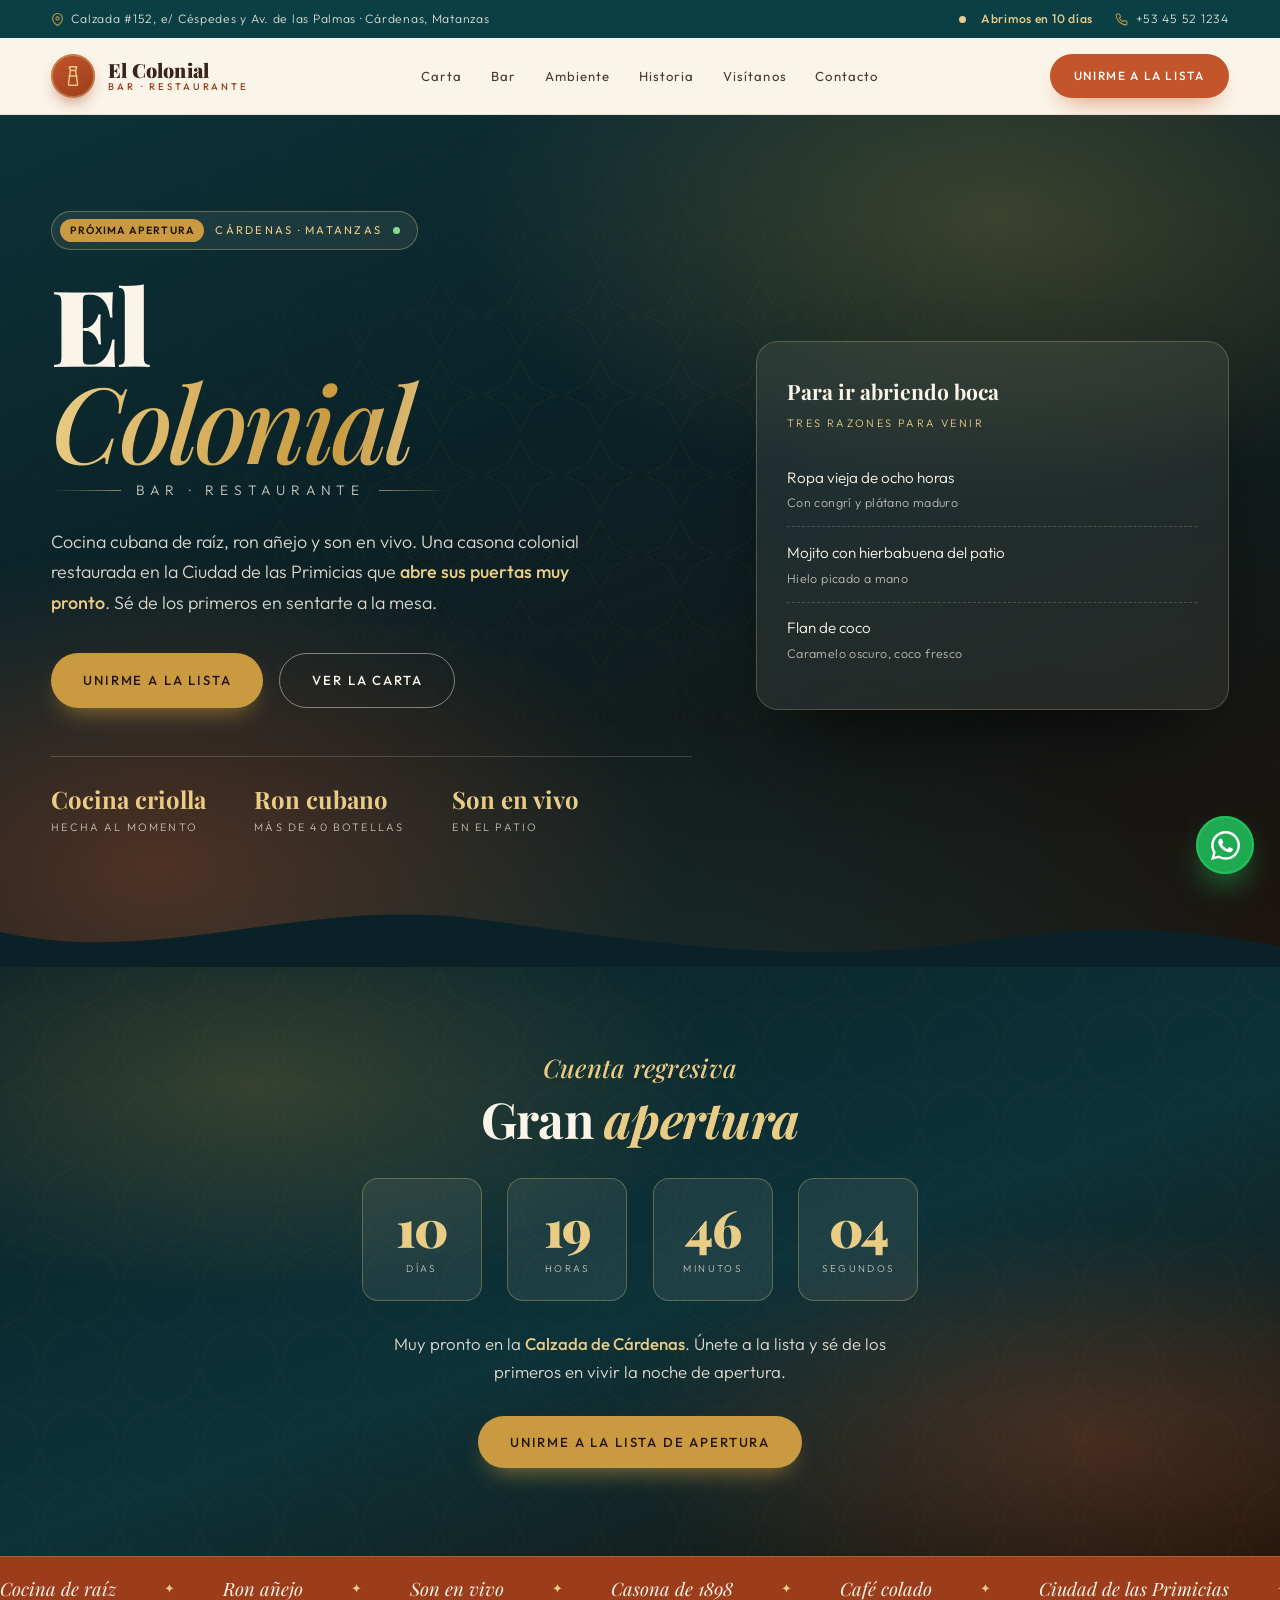
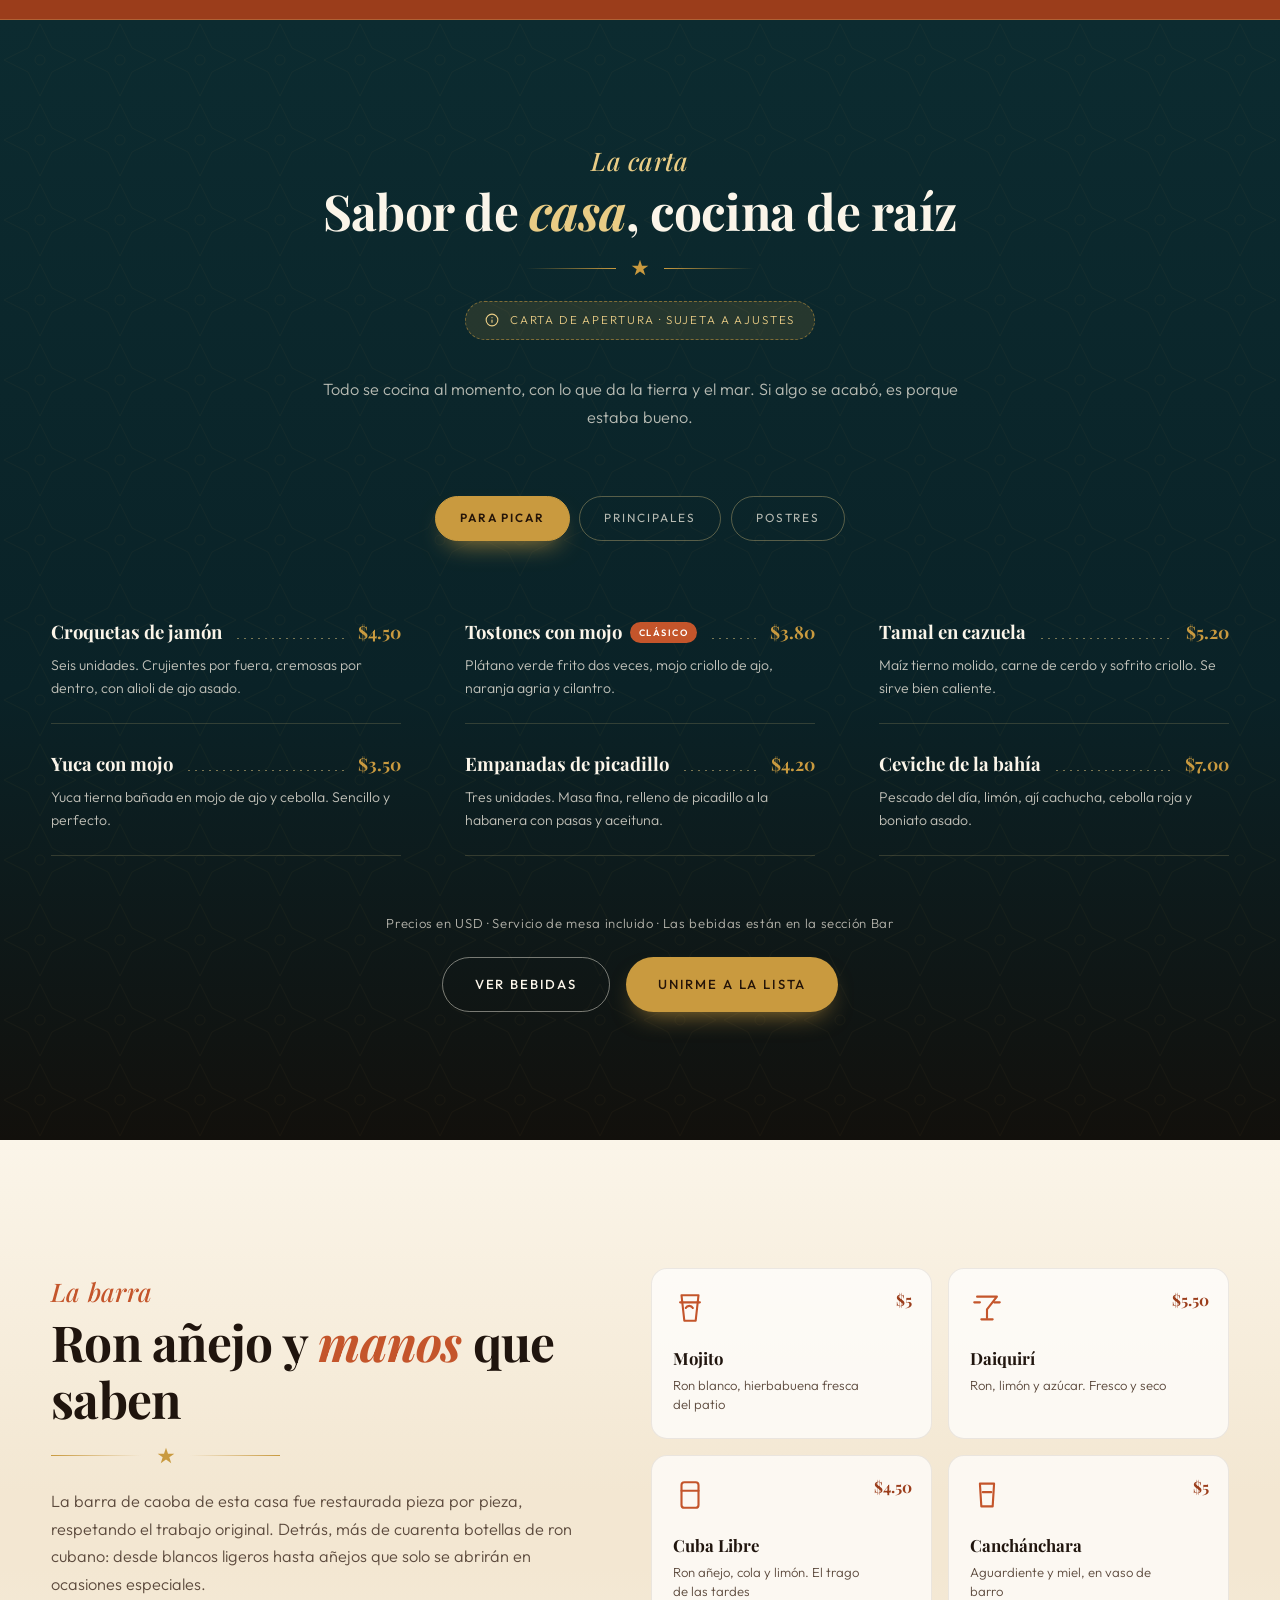
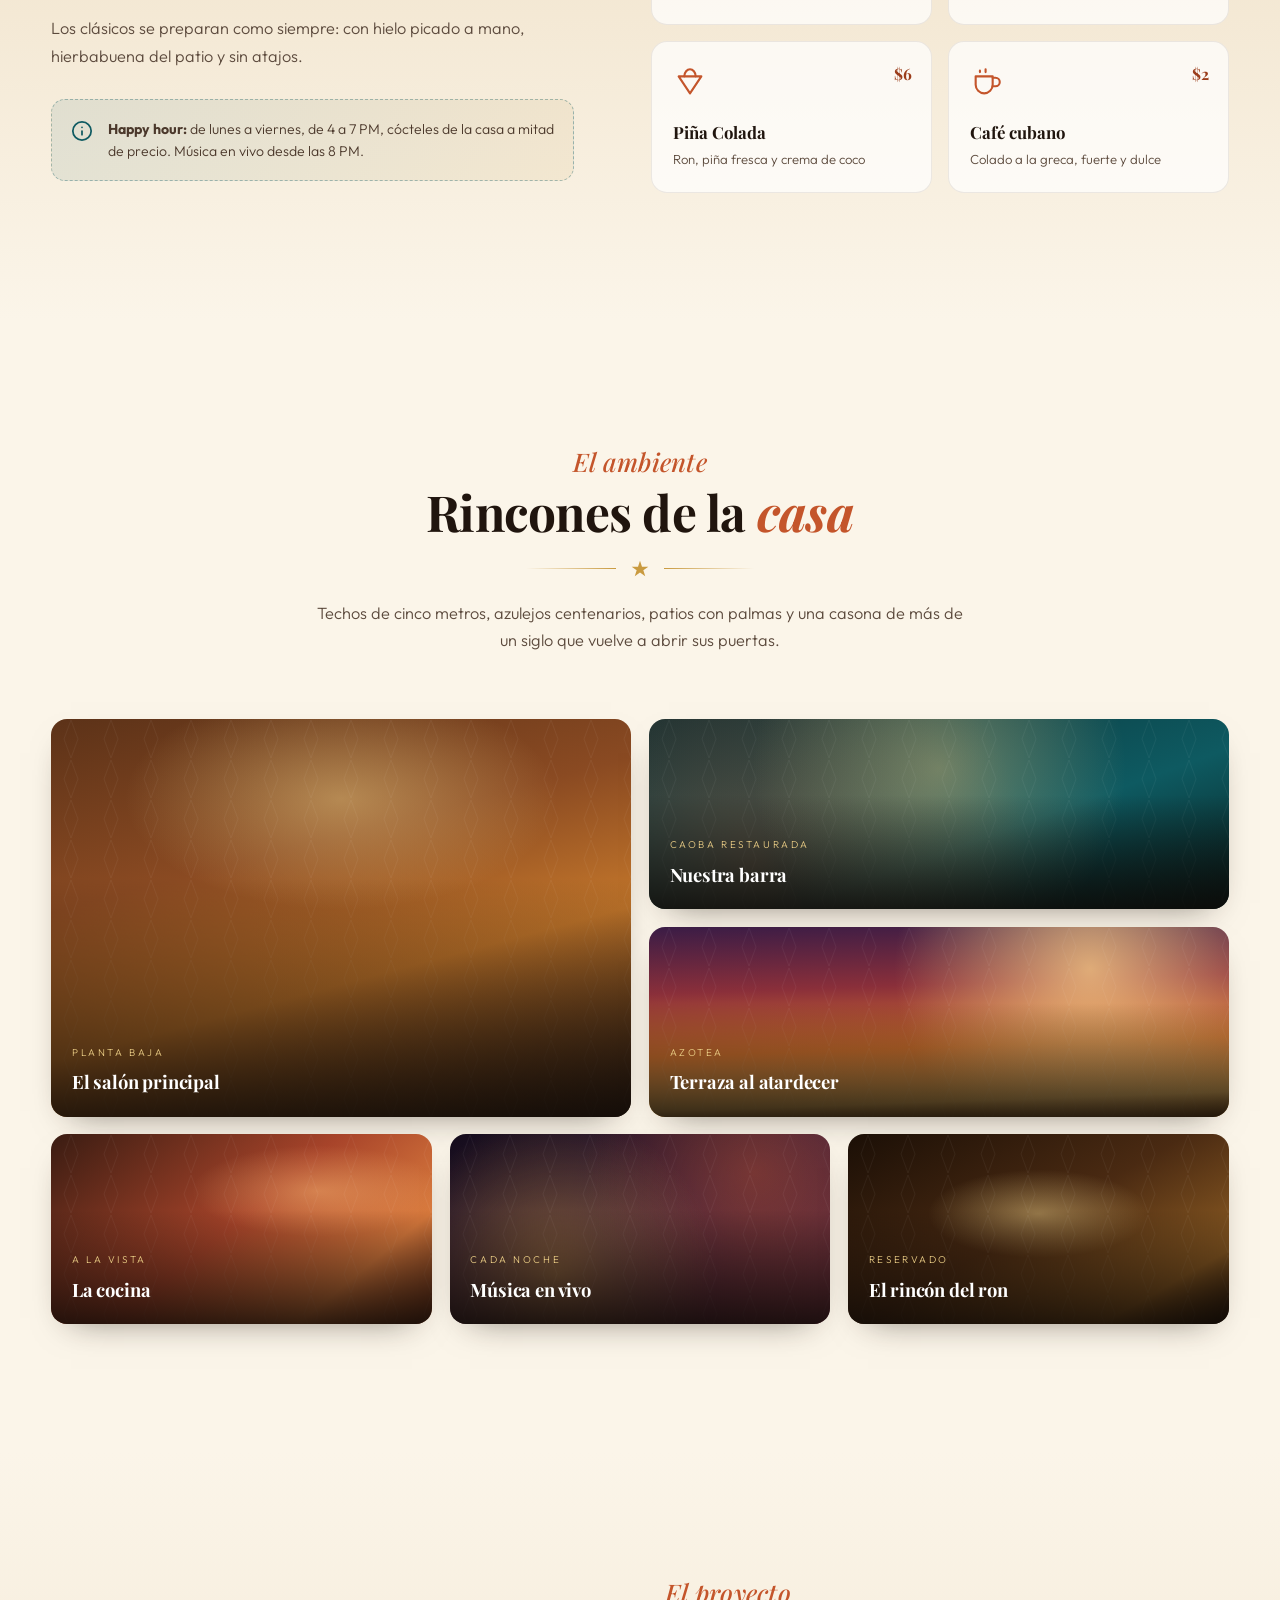
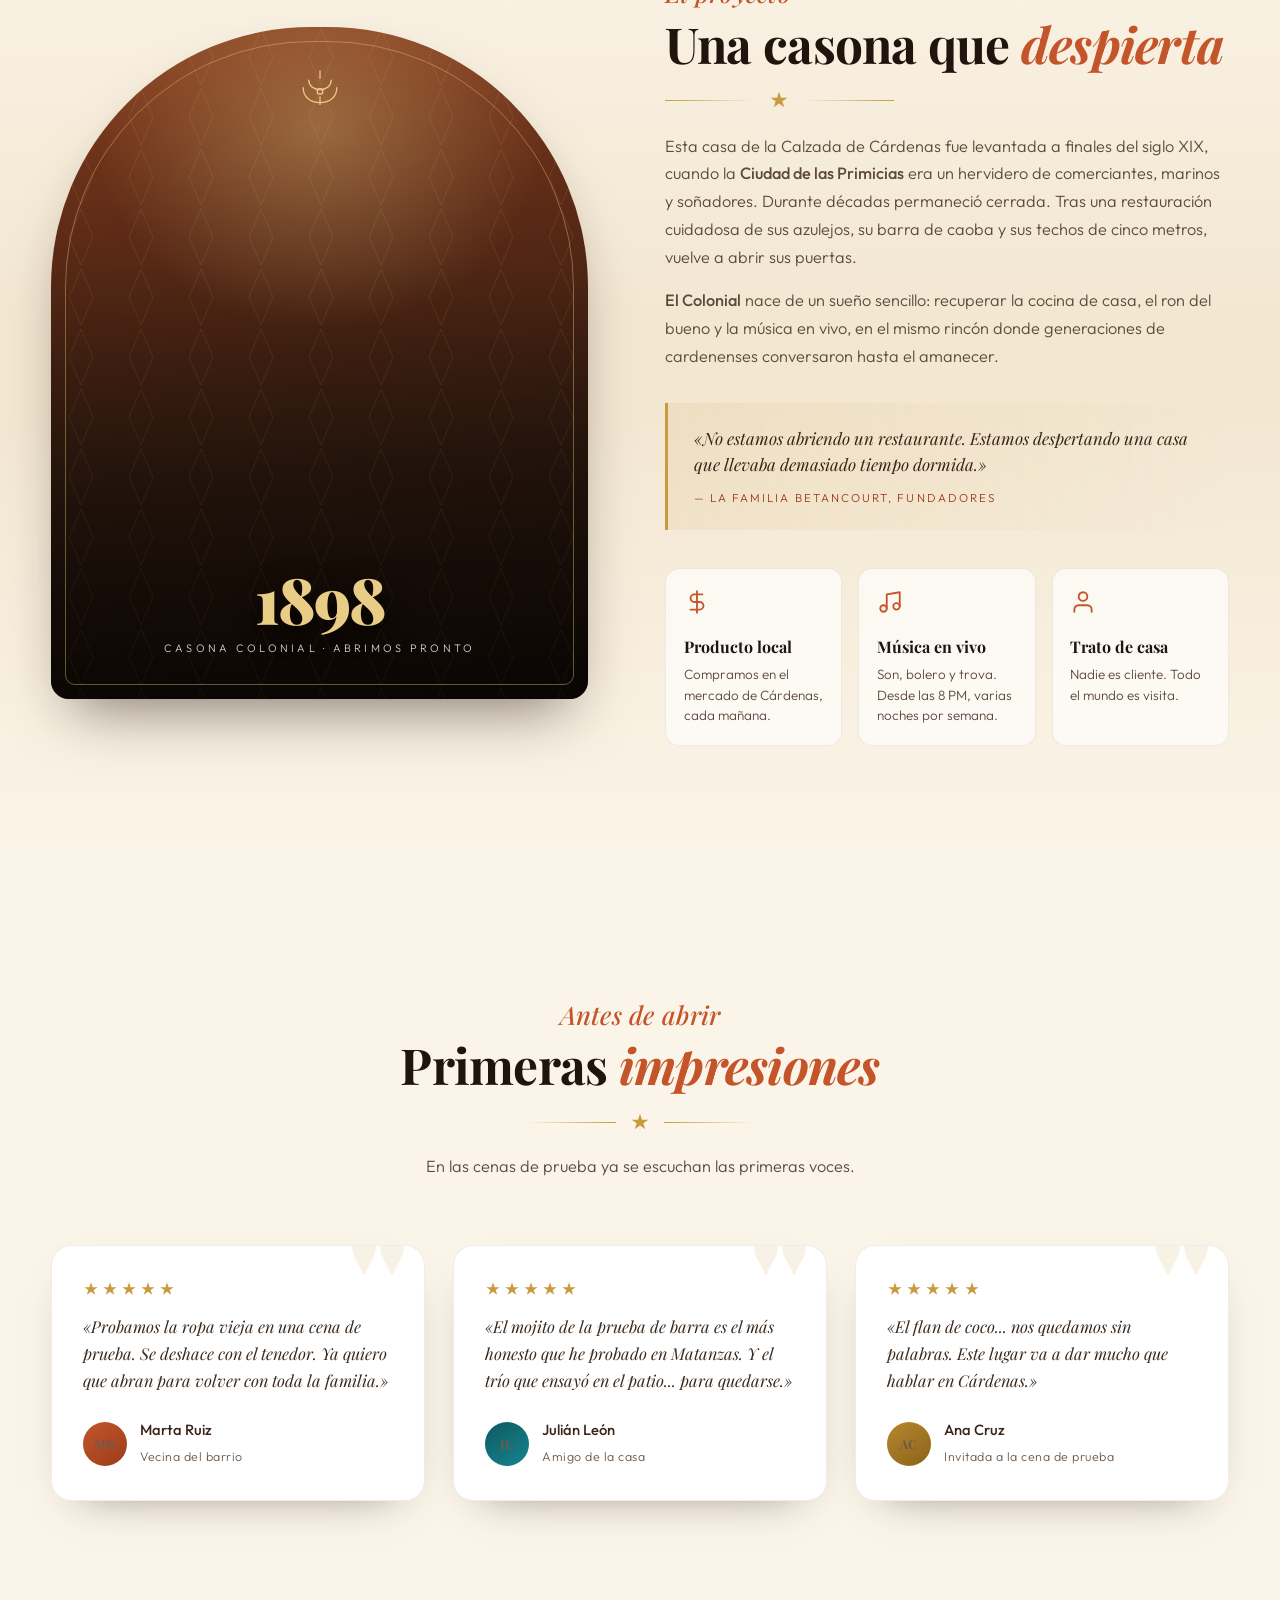
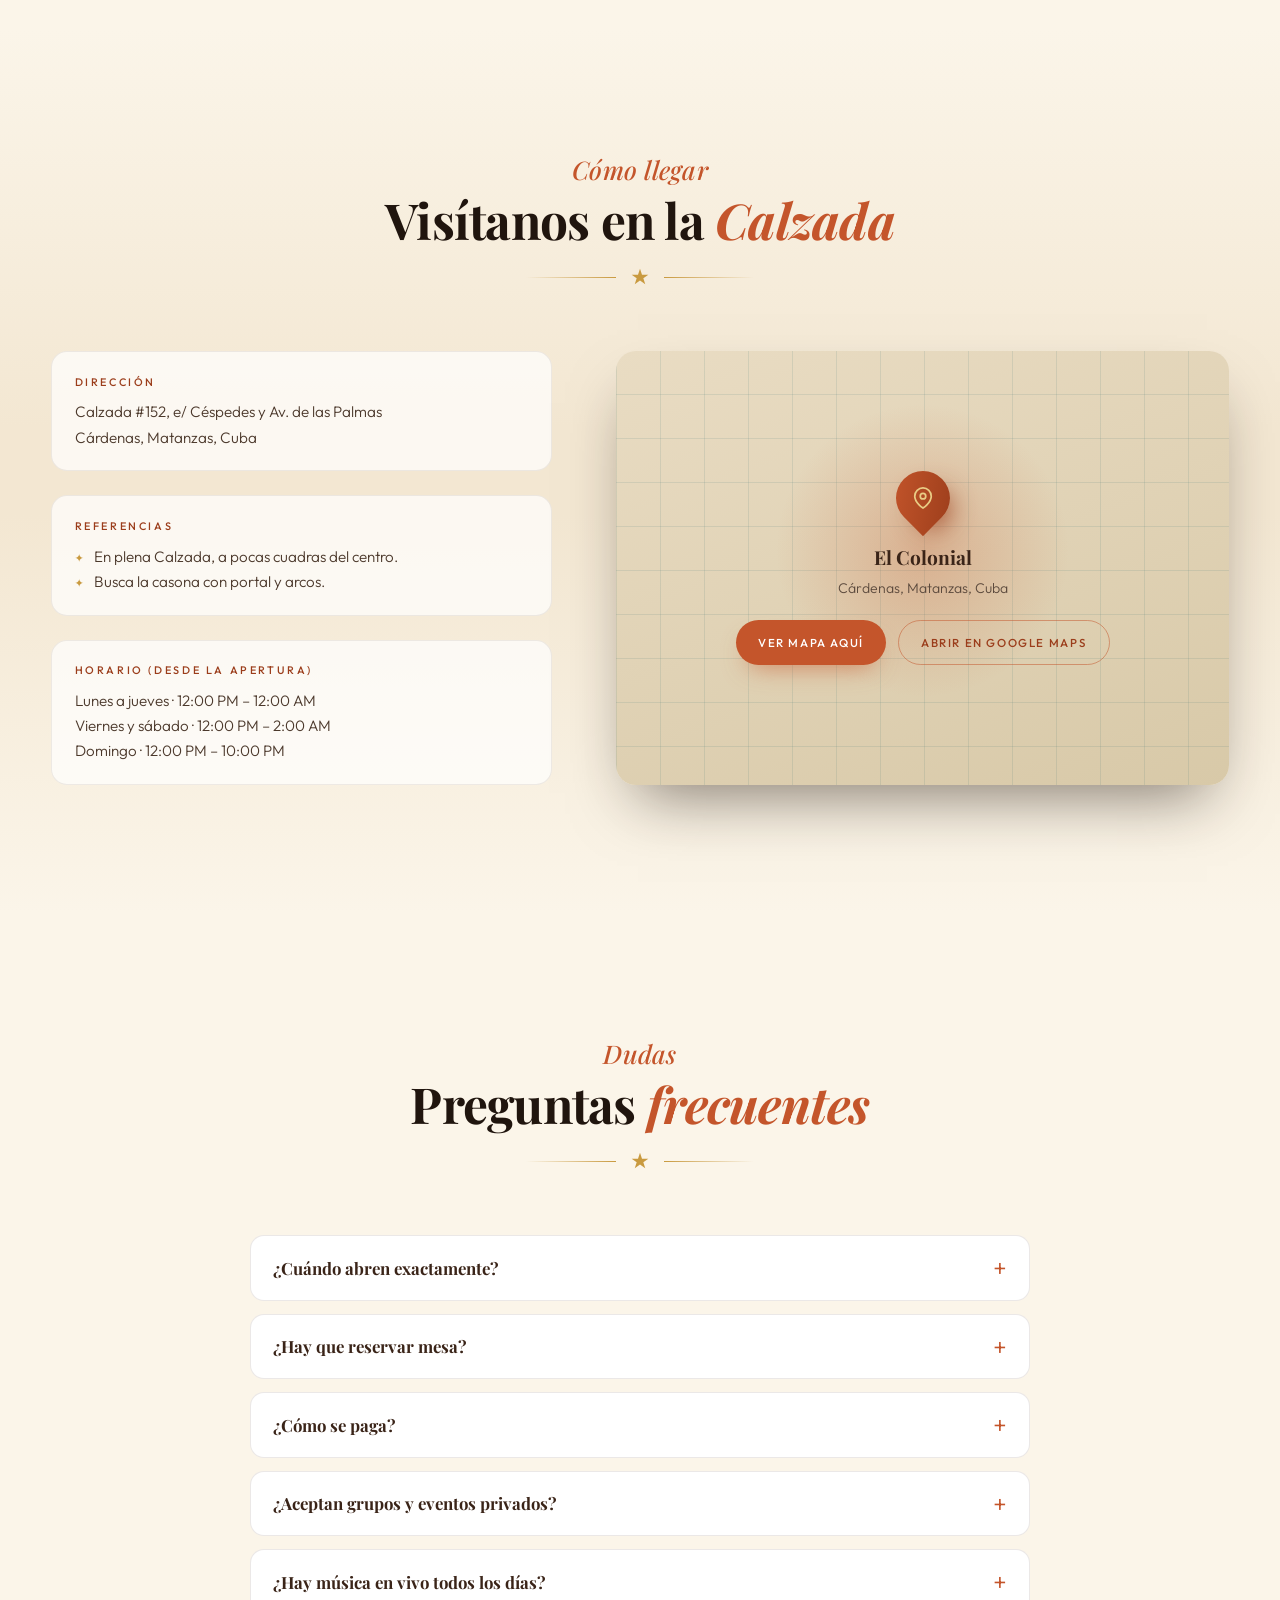
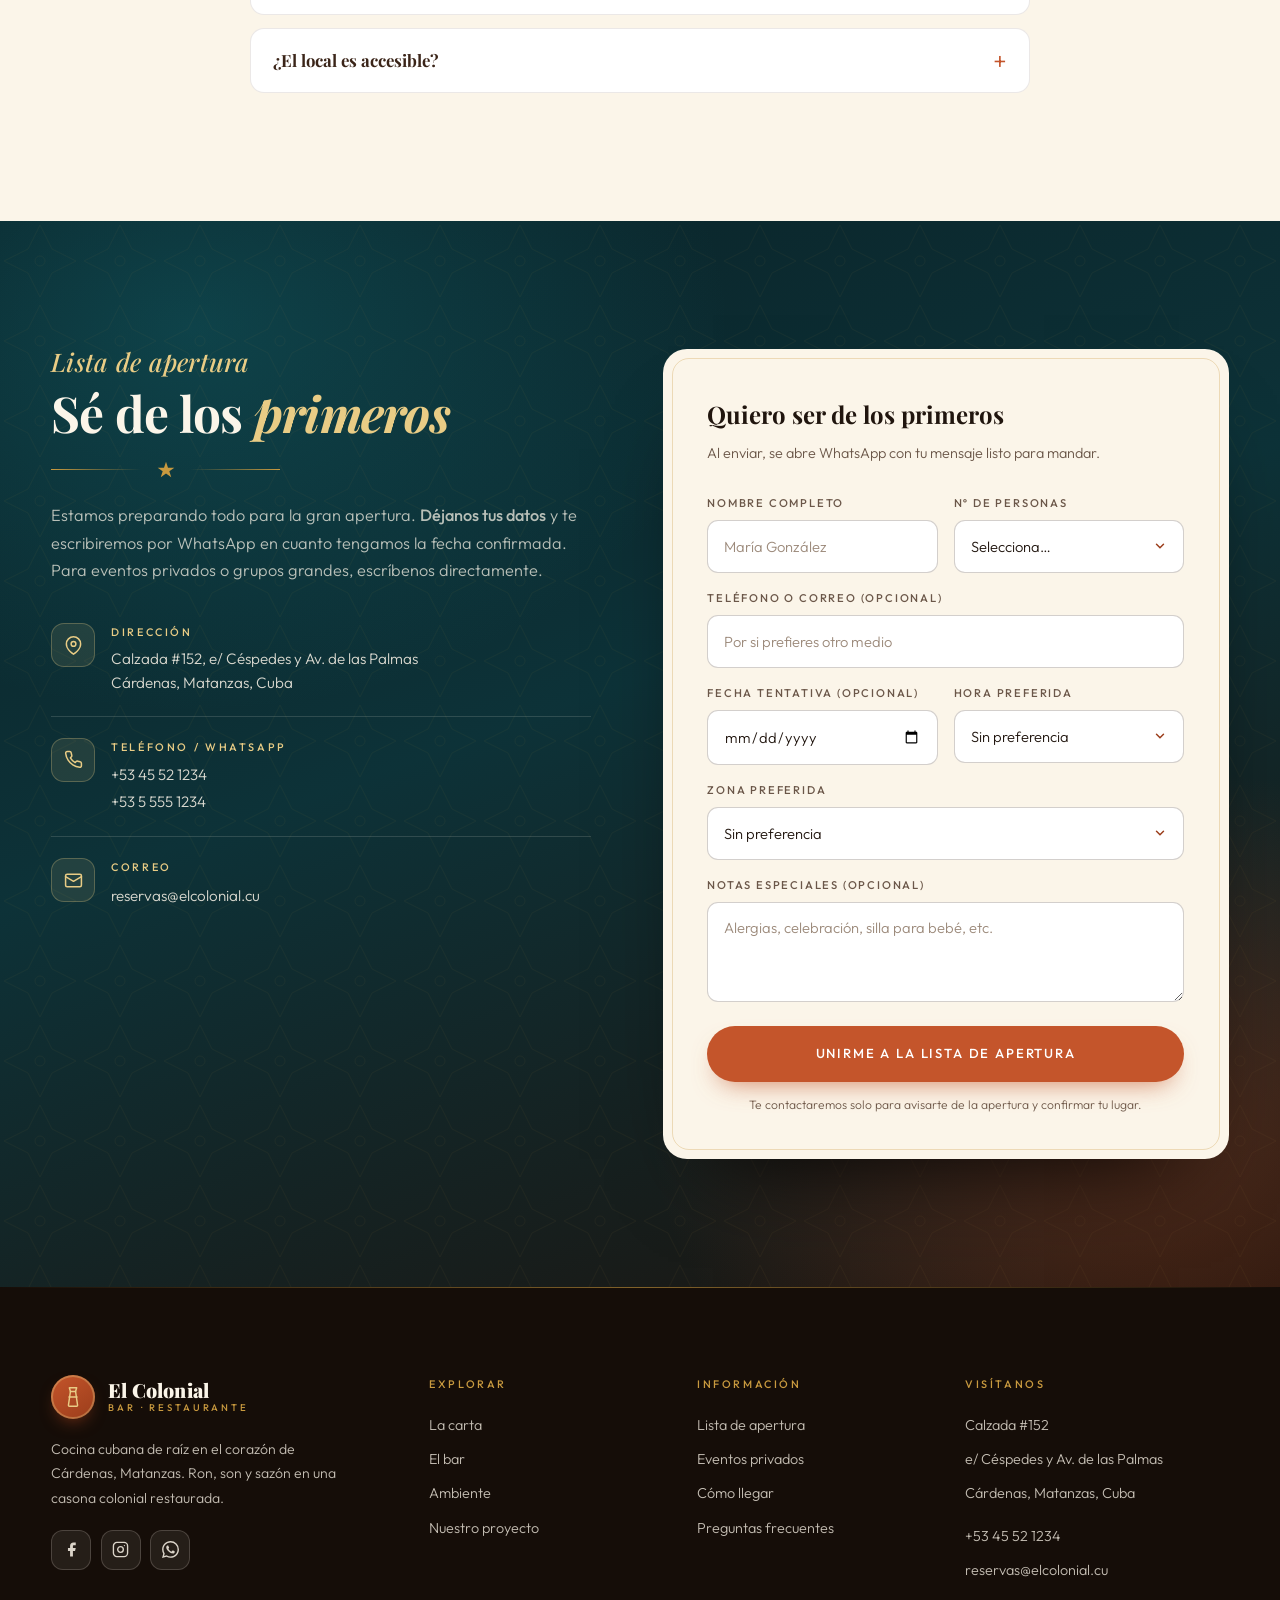
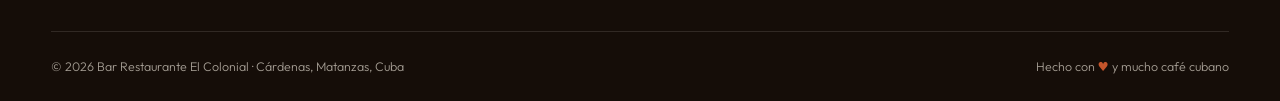
<file: index.html>
<!DOCTYPE html>
<html lang="es">
<head>
<meta charset="UTF-8">
<meta name="viewport" content="width=device-width, initial-scale=1">
<title>Bar Restaurante El Colonial · Gran Apertura en Cárdenas, Matanzas</title>
<meta name="description" content="Bar Restaurante El Colonial: gran apertura en Cárdenas, Matanzas. Cocina cubana de raíz, ron añejo y son en vivo en una casona colonial restaurada.">
<meta name="theme-color" content="#0b2429">
<link rel="icon" href="favicon.svg" type="image/svg+xml">

<!-- Al compartir el enlace (WhatsApp, Facebook...) se verá esta tarjeta -->
<meta property="og:type" content="restaurant">
<meta property="og:locale" content="es_ES">
<meta property="og:title" content="El Colonial · Gran apertura en Cárdenas">
<meta property="og:description" content="Cocina cubana de raíz, ron añejo y son en vivo. Únete a la lista de apertura.">
<!-- TODO: imagen 1200×630 y URL real del sitio -->
<!-- <meta property="og:image" content="https://TU-DOMINIO/img/og.jpg"> -->
<!-- <meta property="og:url" content="https://TU-DOMINIO/"> -->
<meta name="twitter:card" content="summary_large_image">

<!-- Solo 2 familias y pocos pesos: más rápido con conexiones lentas -->
<link rel="preconnect" href="https://fonts.googleapis.com">
<link rel="preconnect" href="https://fonts.gstatic.com" crossorigin>
<link href="https://fonts.googleapis.com/css2?family=Outfit:wght@300;400;500;600&family=Playfair+Display:ital,wght@0,500;0,700;0,900;1,500&display=swap" rel="stylesheet">

<link rel="stylesheet" href="styles.css">

<script>document.documentElement.classList.add('js')</script>

<!-- Datos estructurados para Google. TODO: actualizar con datos reales -->
<script type="application/ld+json">
{
  "@context":"https://schema.org",
  "@type":"Restaurant",
  "name":"Bar Restaurante El Colonial",
  "servesCuisine":"Cubana",
  "telephone":"+5345521234",
  "email":"reservas@elcolonial.cu",
  "address":{
    "@type":"PostalAddress",
    "streetAddress":"Calzada #152, e/ Céspedes y Av. de las Palmas",
    "addressLocality":"Cárdenas",
    "addressRegion":"Matanzas",
    "addressCountry":"CU"
  }
}
</script>
</head>

<body>

<!-- Iconos reutilizables (se definen una vez y se usan con <use>) -->
<svg width="0" height="0" style="position:absolute" aria-hidden="true" focusable="false">
  <defs>
    <symbol id="i-star" viewBox="0 0 24 24"><path d="M12 2l2.4 7.2H22l-6 4.4 2.3 7.2-6.3-4.6L5.7 20.8 8 13.6 2 9.2h7.6z"/></symbol>
    <symbol id="i-pin" viewBox="0 0 24 24"><path d="M21 10c0 7-9 13-9 13s-9-6-9-13a9 9 0 0 1 18 0z"/><circle cx="12" cy="10" r="3"/></symbol>
    <symbol id="i-phone" viewBox="0 0 24 24"><path d="M22 16.92v3a2 2 0 0 1-2.18 2 19.79 19.79 0 0 1-8.63-3.07 19.5 19.5 0 0 1-6-6 19.79 19.79 0 0 1-3.07-8.67A2 2 0 0 1 4.11 2h3a2 2 0 0 1 2 1.72c.13.96.36 1.9.7 2.81a2 2 0 0 1-.45 2.11L8.09 9.91a16 16 0 0 0 6 6l1.27-1.27a2 2 0 0 1 2.11-.45c.9.34 1.85.57 2.81.7A2 2 0 0 1 22 16.92z"/></symbol>
    <symbol id="i-clock" viewBox="0 0 24 24"><circle cx="12" cy="12" r="10"/><path d="M12 6v6l4 2"/></symbol>
    <symbol id="i-mail" viewBox="0 0 24 24"><rect x="2" y="4" width="20" height="16" rx="2"/><path d="m2 7 10 6 10-6"/></symbol>
    <symbol id="i-info" viewBox="0 0 24 24"><circle cx="12" cy="12" r="10"/><path d="M12 16v-4M12 8h.01"/></symbol>
    <symbol id="i-up" viewBox="0 0 24 24"><path d="M12 19V5M5 12l7-7 7 7"/></symbol>
    <symbol id="i-check" viewBox="0 0 24 24"><path d="M20 6 9 17l-5-5"/></symbol>
    <symbol id="i-copa" viewBox="0 0 24 24"><path d="M8 2h8l-1.2 4h-5.6L8 2z"/><path d="M9.2 6 7 21a1 1 0 0 0 1 1h8a1 1 0 0 0 1-1L14.8 6"/><path d="M7.6 12h8.8"/></symbol>
    <symbol id="i-wa" viewBox="0 0 24 24"><path d="M17.472 14.382c-.297-.149-1.758-.867-2.03-.967-.273-.099-.471-.148-.67.15-.197.297-.767.966-.94 1.164-.173.199-.347.223-.644.075-.297-.15-1.255-.463-2.39-1.475-.883-.788-1.48-1.761-1.653-2.059-.173-.297-.018-.458.13-.606.134-.133.298-.347.446-.52.149-.174.198-.298.298-.497.099-.198.05-.371-.025-.52-.075-.149-.669-1.612-.916-2.207-.242-.579-.487-.5-.669-.51a12.8 12.8 0 0 0-.57-.01c-.198 0-.52.074-.792.372-.272.297-1.04 1.016-1.04 2.479 0 1.462 1.065 2.875 1.213 3.074.149.198 2.096 3.2 5.077 4.487.709.306 1.262.489 1.694.625.712.227 1.36.195 1.872.118.571-.085 1.758-.719 2.006-1.413.248-.694.248-1.289.173-1.413-.074-.124-.272-.198-.57-.347m-5.421 7.403h-.004a9.87 9.87 0 0 1-5.031-1.378l-.361-.214-3.741.982.998-3.648-.235-.374a9.86 9.86 0 0 1-1.51-5.26c.001-5.45 4.436-9.884 9.888-9.884 2.64 0 5.122 1.03 6.988 2.898a9.825 9.825 0 0 1 2.893 6.994c-.003 5.45-4.437 9.884-9.885 9.884m8.413-18.297A11.815 11.815 0 0 0 12.05 0C5.495 0 .16 5.335.157 11.892c0 2.096.547 4.142 1.588 5.945L.057 24l6.305-1.654a11.882 11.882 0 0 0 5.683 1.448h.005c6.554 0 11.89-5.335 11.893-11.893a11.821 11.821 0 0 0-3.48-8.413Z"/></symbol>
  </defs>
</svg>

<a href="#contenido" class="saltar">Saltar al contenido</a>
<div class="progreso" id="progreso" aria-hidden="true"></div>

<!-- ============ BARRA SUPERIOR ============ -->
<div class="barra-superior">
  <div class="contenedor">
    <span class="item">
      <svg class="ic" viewBox="0 0 24 24" aria-hidden="true"><use href="#i-pin"/></svg>
      <span><span data-dato="direccion1">Calzada #152, e/ Céspedes y Av. de las Palmas</span> · Cárdenas, Matanzas</span>
    </span>
    <span class="der">
      <span class="item aviso" id="avisoApertura">Gran apertura · Muy pronto</span>
      <span class="item">
        <svg class="ic" viewBox="0 0 24 24" aria-hidden="true"><use href="#i-phone"/></svg>
        <a href="tel:+5345521234" data-enlace="tel" data-dato="telefono">+53 45 52 1234</a>
      </span>
    </span>
  </div>
</div>

<!-- ============ NAVEGACIÓN ============ -->
<header class="nav" id="nav">
  <div class="contenedor">
    <a href="#inicio" class="marca" aria-label="El Colonial, inicio">
      <span class="marca-emblema">
        <svg class="ic" viewBox="0 0 24 24" aria-hidden="true"><use href="#i-copa"/></svg>
      </span>
      <span class="marca-texto">
        <span class="marca-nombre">El Colonial</span>
        <span class="marca-sub">Bar · Restaurante</span>
      </span>
    </a>

    <nav class="enlaces" aria-label="Navegación principal">
      <a href="#carta">Carta</a>
      <a href="#bar">Bar</a>
      <a href="#galeria">Ambiente</a>
      <a href="#historia">Historia</a>
      <a href="#visitanos">Visítanos</a>
      <a href="#reservar">Contacto</a>
    </nav>

    <div class="nav-acciones">
      <a href="#reservar" class="btn">Unirme a la lista</a>
      <button class="hamburguesa" id="hamburguesa" aria-label="Abrir menú" aria-expanded="false" aria-controls="menuMovil">
        <span></span><span></span><span></span>
      </button>
    </div>
  </div>
</header>

<!-- ============ MENÚ MÓVIL ============ -->
<nav class="menu-movil" id="menuMovil" aria-label="Menú móvil">
  <a href="#carta"     style="--i:0">Carta <small>01</small></a>
  <a href="#bar"       style="--i:1">Bar <small>02</small></a>
  <a href="#galeria"   style="--i:2">Ambiente <small>03</small></a>
  <a href="#historia"  style="--i:3">Historia <small>04</small></a>
  <a href="#visitanos" style="--i:4">Visítanos <small>05</small></a>
  <a href="#reservar"  style="--i:5">Contacto <small>06</small></a>
  <div class="movil-pie">
    <strong>Muy pronto</strong>
    <span><span data-dato="direccion1">Calzada #152, e/ Céspedes y Av. de las Palmas</span></span>
    <span data-dato="telefono">+53 45 52 1234</span>
  </div>
</nav>

<main id="contenido">

<!-- ============ HERO ============ -->
<section class="hero" id="inicio">
  <div class="contenedor hero-grid">

    <div class="hero-contenido">
      <span class="hero-insignia">
        <b>Próxima apertura</b> Cárdenas · Matanzas
        <span class="punto" aria-hidden="true"></span>
      </span>

      <h1>El <span class="linea-2">Colonial</span></h1>
      <p class="hero-tipo">Bar · Restaurante</p>

      <p class="hero-texto">
        Cocina cubana de raíz, ron añejo y son en vivo. Una casona colonial restaurada
        en la Ciudad de las Primicias que <strong>abre sus puertas muy pronto</strong>.
        Sé de los primeros en sentarte a la mesa.
      </p>

      <div class="hero-botones">
        <a href="#reservar" class="btn btn-oro">Unirme a la lista</a>
        <a href="#carta" class="btn btn-fantasma">Ver la carta</a>
      </div>

      <div class="hero-datos">
        <div class="hero-dato"><b>Cocina criolla</b><span>Hecha al momento</span></div>
        <div class="hero-dato"><b>Ron cubano</b><span>Más de 40 botellas</span></div>
        <div class="hero-dato"><b>Son en vivo</b><span>En el patio</span></div>
      </div>
    </div>

    <aside class="hero-tarjeta" aria-labelledby="favTitulo">
      <h2 id="favTitulo">Para ir abriendo boca</h2>
      <p class="mini">Tres razones para venir</p>
      <ul class="hero-lista">
        <li>Ropa vieja de ocho horas<span class="nota">Con congrí y plátano maduro</span></li>
        <li>Mojito con hierbabuena del patio<span class="nota">Hielo picado a mano</span></li>
        <li>Flan de coco<span class="nota">Caramelo oscuro, coco fresco</span></li>
      </ul>
    </aside>

  </div>

  <div class="hero-borde" aria-hidden="true">
    <svg viewBox="0 0 1440 80" preserveAspectRatio="none">
      <path d="M0,40 C180,80 340,0 540,26 C740,52 900,80 1120,48 C1280,26 1370,44 1440,56 L1440,80 L0,80 Z" fill="#0a2227"/>
    </svg>
  </div>
</section>

<!-- ============ CUENTA REGRESIVA (único lugar con días) ============ -->
<section class="apertura" id="apertura" aria-labelledby="tituloApertura">
  <div class="contenedor contenido">
    <span class="script claro">Cuenta regresiva</span>
    <h2 class="titulo claro" id="tituloApertura">Gran <em>apertura</em></h2>
    <p class="sr-only">Fecha prevista de apertura: <span data-dato="fechaTexto">15 de diciembre de 2026</span>.</p>

    <div class="cuenta" id="cuenta">
      <div class="cuenta-item"><span class="cuenta-num" id="cdDias">--</span><span class="cuenta-lab">Días</span></div>
      <div class="cuenta-item"><span class="cuenta-num" id="cdHoras">--</span><span class="cuenta-lab">Horas</span></div>
      <div class="cuenta-item"><span class="cuenta-num" id="cdMin">--</span><span class="cuenta-lab">Minutos</span></div>
      <div class="cuenta-item"><span class="cuenta-num" id="cdSeg">--</span><span class="cuenta-lab">Segundos</span></div>
    </div>

    <p class="mensaje-abierto">¡Ya estamos abiertos! Te esperamos en la Calzada.</p>

    <p class="aviso-apertura" id="avisoCuenta">
      Muy pronto en la <strong>Calzada de Cárdenas</strong>. Únete a la lista y sé de
      los primeros en vivir la noche de apertura.
    </p>

    <a href="#reservar" class="btn btn-oro">Unirme a la lista de apertura</a>
  </div>
</section>

<!-- ============ CINTA ============ -->
<div class="cinta" aria-hidden="true">
  <div class="cinta-pista">
    <span class="cinta-item">Cocina de raíz</span><span class="cinta-item">Ron añejo</span>
    <span class="cinta-item">Son en vivo</span><span class="cinta-item">Casona de 1898</span>
    <span class="cinta-item">Café colado</span><span class="cinta-item">Ciudad de las Primicias</span>
    <span class="cinta-item">Cocina de raíz</span><span class="cinta-item">Ron añejo</span>
    <span class="cinta-item">Son en vivo</span><span class="cinta-item">Casona de 1898</span>
    <span class="cinta-item">Café colado</span><span class="cinta-item">Ciudad de las Primicias</span>
  </div>
</div>

<!-- ============ CARTA (lo que más busca el visitante) ============ -->
<section class="seccion carta" id="carta" aria-labelledby="tituloCarta">
  <div class="contenedor">

    <div class="cabecera centrada reveal">
      <span class="script claro">La carta</span>
      <h2 class="titulo claro" id="tituloCarta">Sabor de <em>casa</em>, cocina de raíz</h2>
      <div class="divisor" aria-hidden="true"><span></span><svg class="ic-fill" viewBox="0 0 24 24"><use href="#i-star"/></svg><span></span></div>

      <div class="aviso-carta">
        <svg class="ic" viewBox="0 0 24 24" aria-hidden="true"><use href="#i-info"/></svg>
        Carta de apertura · sujeta a ajustes
      </div>

      <p class="parrafo claro">
        Todo se cocina al momento, con lo que da la tierra y el mar. Si algo se acabó,
        es porque estaba bueno.
      </p>
    </div>

    <div class="tabs reveal" role="tablist" aria-label="Categorías de la carta">
      <button class="tab" id="tab-entradas" role="tab" data-cat="entradas" aria-controls="panelCarta" aria-selected="true">Para picar</button>
      <button class="tab" id="tab-principales" role="tab" data-cat="principales" aria-controls="panelCarta" aria-selected="false" tabindex="-1">Principales</button>
      <button class="tab" id="tab-postres" role="tab" data-cat="postres" aria-controls="panelCarta" aria-selected="false" tabindex="-1">Postres</button>
    </div>

    <!-- TODO: precios y platos reales -->
    <div class="platos" id="panelCarta" role="tabpanel" aria-labelledby="tab-entradas">

      <article class="plato" data-cat="entradas">
        <div class="plato-cab"><h3 class="plato-nombre">Croquetas de jamón</h3><span class="plato-puntos"></span><span class="plato-precio">$4.50</span></div>
        <p class="plato-desc">Seis unidades. Crujientes por fuera, cremosas por dentro, con alioli de ajo asado.</p>
      </article>
      <article class="plato" data-cat="entradas">
        <div class="plato-cab"><h3 class="plato-nombre">Tostones con mojo<span class="plato-fav">Clásico</span></h3><span class="plato-puntos"></span><span class="plato-precio">$3.80</span></div>
        <p class="plato-desc">Plátano verde frito dos veces, mojo criollo de ajo, naranja agria y cilantro.</p>
      </article>
      <article class="plato" data-cat="entradas">
        <div class="plato-cab"><h3 class="plato-nombre">Tamal en cazuela</h3><span class="plato-puntos"></span><span class="plato-precio">$5.20</span></div>
        <p class="plato-desc">Maíz tierno molido, carne de cerdo y sofrito criollo. Se sirve bien caliente.</p>
      </article>
      <article class="plato" data-cat="entradas">
        <div class="plato-cab"><h3 class="plato-nombre">Yuca con mojo</h3><span class="plato-puntos"></span><span class="plato-precio">$3.50</span></div>
        <p class="plato-desc">Yuca tierna bañada en mojo de ajo y cebolla. Sencillo y perfecto.</p>
      </article>
      <article class="plato" data-cat="entradas">
        <div class="plato-cab"><h3 class="plato-nombre">Empanadas de picadillo</h3><span class="plato-puntos"></span><span class="plato-precio">$4.20</span></div>
        <p class="plato-desc">Tres unidades. Masa fina, relleno de picadillo a la habanera con pasas y aceituna.</p>
      </article>
      <article class="plato" data-cat="entradas">
        <div class="plato-cab"><h3 class="plato-nombre">Ceviche de la bahía</h3><span class="plato-puntos"></span><span class="plato-precio">$7.00</span></div>
        <p class="plato-desc">Pescado del día, limón, ají cachucha, cebolla roja y boniato asado.</p>
      </article>

      <article class="plato" data-cat="principales" hidden>
        <div class="plato-cab"><h3 class="plato-nombre">Ropa vieja<span class="plato-fav">La joya</span></h3><span class="plato-puntos"></span><span class="plato-precio">$12.50</span></div>
        <p class="plato-desc">Ocho horas de cocción lenta. Se deshace sola. Con congrí y plátano maduro frito.</p>
      </article>
      <article class="plato" data-cat="principales" hidden>
        <div class="plato-cab"><h3 class="plato-nombre">Lechón asado</h3><span class="plato-puntos"></span><span class="plato-precio">$14.00</span></div>
        <p class="plato-desc">Doce horas de horno, marinado en naranja agria, orégano y ajo. Piel crujiente garantizada.</p>
      </article>
      <article class="plato" data-cat="principales" hidden>
        <div class="plato-cab"><h3 class="plato-nombre">Ajiaco criollo</h3><span class="plato-puntos"></span><span class="plato-precio">$11.00</span></div>
        <p class="plato-desc">El guiso nacional: viandas, maíz, carne y caldo espeso. Se sirve con casabe.</p>
      </article>
      <article class="plato" data-cat="principales" hidden>
        <div class="plato-cab"><h3 class="plato-nombre">Congrí con pollo asado</h3><span class="plato-puntos"></span><span class="plato-precio">$10.50</span></div>
        <p class="plato-desc">Arroz y frijoles negros cocidos juntos, con cuarto de pollo al horno y ensalada de aguacate.</p>
      </article>
      <article class="plato" data-cat="principales" hidden>
        <div class="plato-cab"><h3 class="plato-nombre">Arroz con pollo a la chorrera</h3><span class="plato-puntos"></span><span class="plato-precio">$11.50</span></div>
        <p class="plato-desc">Arroz caldoso con azafrán, pollo desmenuzado, pimiento y cerveza. El plato de los domingos.</p>
      </article>
      <article class="plato" data-cat="principales" hidden>
        <div class="plato-cab"><h3 class="plato-nombre">Pescado a la plancha con coco</h3><span class="plato-puntos"></span><span class="plato-precio">$13.50</span></div>
        <p class="plato-desc">Filete del día, leche de coco, jengibre y limón. Con arroz blanco y vegetales salteados.</p>
      </article>
      <article class="plato" data-cat="principales" hidden>
        <div class="plato-cab"><h3 class="plato-nombre">Picadillo a la habanera</h3><span class="plato-puntos"></span><span class="plato-precio">$9.80</span></div>
        <p class="plato-desc">Carne molida con sofrito, pasas, aceitunas y papas. Con arroz blanco y huevo frito.</p>
      </article>

      <article class="plato" data-cat="postres" hidden>
        <div class="plato-cab"><h3 class="plato-nombre">Flan de coco<span class="plato-fav">Favorito</span></h3><span class="plato-puntos"></span><span class="plato-precio">$4.00</span></div>
        <p class="plato-desc">Cremoso, con caramelo oscuro y coco rallado fresco por encima.</p>
      </article>
      <article class="plato" data-cat="postres" hidden>
        <div class="plato-cab"><h3 class="plato-nombre">Arroz con leche</h3><span class="plato-puntos"></span><span class="plato-precio">$3.50</span></div>
        <p class="plato-desc">Con canela, cáscara de limón y un toque de nuez moscada. Receta de la abuela Elvira.</p>
      </article>
      <article class="plato" data-cat="postres" hidden>
        <div class="plato-cab"><h3 class="plato-nombre">Torticas de Morón</h3><span class="plato-puntos"></span><span class="plato-precio">$3.20</span></div>
        <p class="plato-desc">Tres unidades. Galletas de maíz y coco, crujientes, con azúcar por encima.</p>
      </article>
      <article class="plato" data-cat="postres" hidden>
        <div class="plato-cab"><h3 class="plato-nombre">Helado de mamey</h3><span class="plato-puntos"></span><span class="plato-precio">$4.50</span></div>
        <p class="plato-desc">Hecho en casa, con fruta de temporada. Dulce, denso y anaranjado como un atardecer.</p>
      </article>

    </div>

    <div class="carta-pie reveal">
      <p>Precios en USD · Servicio de mesa incluido · Las bebidas están en la sección Bar</p>
      <div class="acciones">
        <a href="#bar" class="btn btn-fantasma">Ver bebidas</a>
        <a href="#reservar" class="btn btn-oro">Unirme a la lista</a>
      </div>
    </div>

  </div>
</section>

<!-- ============ BAR (fusiona "Del bar" de la carta) ============ -->
<section class="seccion seccion-arena" id="bar" aria-labelledby="tituloBar">
  <div class="contenedor bar-grid">

    <div class="bar-texto reveal">
      <span class="script">La barra</span>
      <h2 class="titulo" id="tituloBar">Ron añejo y <em>manos</em> que saben</h2>
      <div class="divisor izq" aria-hidden="true"><span></span><svg class="ic-fill" viewBox="0 0 24 24"><use href="#i-star"/></svg><span></span></div>

      <p class="parrafo" style="margin-top:1.4rem">
        La barra de caoba de esta casa fue restaurada pieza por pieza, respetando el
        trabajo original. Detrás, más de cuarenta botellas de ron cubano: desde blancos
        ligeros hasta añejos que solo se abrirán en ocasiones especiales.
      </p>
      <p class="parrafo">
        Los clásicos se preparan como siempre: con hielo picado a mano, hierbabuena
        del patio y sin atajos.
      </p>

      <div class="bar-nota">
        <svg class="ic" viewBox="0 0 24 24" aria-hidden="true"><use href="#i-info"/></svg>
        <!-- TODO: confirmar promoción y horario -->
        <p><strong>Happy hour:</strong> de lunes a viernes, de 4 a 7 PM, cócteles de la casa a mitad de precio. Música en vivo desde las 8 PM.</p>
      </div>
    </div>

    <div class="cocteles reveal" style="--d:.15s">
      <article class="coctel">
        <svg class="icono" viewBox="0 0 24 24" aria-hidden="true"><path d="M6 3h12l-2 18H8L6 3z"/><path d="M5 8h14"/><path d="M9 12c1-2 4-2 5 0"/></svg>
        <h3>Mojito</h3><p>Ron blanco, hierbabuena fresca del patio</p><span class="p">$5</span>
      </article>
      <article class="coctel">
        <svg class="icono" viewBox="0 0 24 24" aria-hidden="true"><path d="M5 4h14l-7 9v6"/><path d="M8 20h8"/><path d="M3 8h4M17 8h4"/></svg>
        <h3>Daiquirí</h3><p>Ron, limón y azúcar. Fresco y seco</p><span class="p">$5.50</span>
      </article>
      <article class="coctel">
        <svg class="icono" viewBox="0 0 24 24" aria-hidden="true"><rect x="6" y="3" width="12" height="18" rx="2"/><path d="M6 9h12"/></svg>
        <h3>Cuba Libre</h3><p>Ron añejo, cola y limón. El trago de las tardes</p><span class="p">$4.50</span>
      </article>
      <article class="coctel">
        <svg class="icono" viewBox="0 0 24 24" aria-hidden="true"><path d="M7 4h10l-1 16H8L7 4z"/><path d="M9 10h6"/></svg>
        <h3>Canchánchara</h3><p>Aguardiente y miel, en vaso de barro</p><span class="p">$5</span>
      </article>
      <article class="coctel">
        <svg class="icono" viewBox="0 0 24 24" aria-hidden="true"><path d="M4 8h16l-8 12L4 8z"/><path d="M8 8c0-3 2-5 4-5s4 2 4 5"/></svg>
        <h3>Piña Colada</h3><p>Ron, piña fresca y crema de coco</p><span class="p">$6</span>
      </article>
      <article class="coctel">
        <svg class="icono" viewBox="0 0 24 24" aria-hidden="true"><path d="M4 8h12v6a6 6 0 0 1-12 0V8z"/><path d="M16 9h2a3 3 0 0 1 0 6h-2"/><path d="M7 4v1M11 3v2"/></svg>
        <h3>Café cubano</h3><p>Colado a la greca, fuerte y dulce</p><span class="p">$2</span>
      </article>
    </div>

  </div>
</section>

<!-- ============ GALERÍA ============ -->
<section class="seccion seccion-crema" id="galeria" aria-labelledby="tituloGaleria">
  <div class="contenedor">

    <div class="cabecera centrada reveal">
      <span class="script">El ambiente</span>
      <h2 class="titulo" id="tituloGaleria">Rincones de la <em>casa</em></h2>
      <div class="divisor" aria-hidden="true"><span></span><svg class="ic-fill" viewBox="0 0 24 24"><use href="#i-star"/></svg><span></span></div>
      <p class="parrafo" style="margin-top:1.3rem">
        Techos de cinco metros, azulejos centenarios, patios con palmas y una casona
        de más de un siglo que vuelve a abrir sus puertas.
      </p>
    </div>

    <!--
      TODO FOTOS: dentro de cada <figure> añade, justo antes de <figcaption>:
      <img src="img/salon.webp" alt="Descripción de la foto" loading="lazy" width="1200" height="800">
      El degradado de fondo se verá solo mientras no haya foto.
    -->
    <div class="galeria">
      <figure class="foto bg-salon f-a reveal" tabindex="0">
        <figcaption class="foto-cap"><span class="sub">Planta baja</span><h3>El salón principal</h3><p>Mesas de mármol, ventiladores de aspas y luz que entra por los vitrales.</p></figcaption>
      </figure>
      <figure class="foto bg-barra f-b reveal" style="--d:.08s" tabindex="0">
        <figcaption class="foto-cap"><span class="sub">Caoba restaurada</span><h3>Nuestra barra</h3><p>Más de cuarenta botellas de ron cubano.</p></figcaption>
      </figure>
      <figure class="foto bg-terraza f-c reveal" style="--d:.16s" tabindex="0">
        <figcaption class="foto-cap"><span class="sub">Azotea</span><h3>Terraza al atardecer</h3><p>Vistas a los tejados de Cárdenas y a la bahía.</p></figcaption>
      </figure>
      <figure class="foto bg-cocina f-d reveal" style="--d:.24s" tabindex="0">
        <figcaption class="foto-cap"><span class="sub">A la vista</span><h3>La cocina</h3><p>Fogones de hierro y sofrito desde temprano.</p></figcaption>
      </figure>
      <figure class="foto bg-musica f-e reveal" style="--d:.32s" tabindex="0">
        <figcaption class="foto-cap"><span class="sub">Cada noche</span><h3>Música en vivo</h3><p>Son, bolero y trova en el patio.</p></figcaption>
      </figure>
      <figure class="foto bg-ron f-f reveal" style="--d:.4s" tabindex="0">
        <figcaption class="foto-cap"><span class="sub">Reservado</span><h3>El rincón del ron</h3><p>Añejos que solo se abren en ocasiones.</p></figcaption>
      </figure>
    </div>

  </div>
</section>

<!-- ============ HISTORIA ============ -->
<section class="seccion seccion-arena" id="historia" aria-labelledby="tituloHistoria">
  <div class="contenedor historia-grid">

    <div class="reveal">
      <div class="arco">
        <div class="arco-ornamento" aria-hidden="true">
          <svg viewBox="0 0 60 40"><path d="M30 2v8M30 30v8"/><path d="M18 12c0 6 5 10 12 10s12-4 12-10"/><path d="M12 20c0 10 8 16 18 16s18-6 18-16"/><circle cx="30" cy="24" r="3"/></svg>
        </div>
        <div class="arco-marco"></div>
        <div class="arco-contenido">
          <div class="anio">1898</div>
          <p>Casona colonial · Abrimos pronto</p>
        </div>
      </div>
    </div>

    <div class="historia-texto reveal" style="--d:.15s">
      <span class="script">El proyecto</span>
      <h2 class="titulo" id="tituloHistoria">Una casona que <em>despierta</em></h2>
      <div class="divisor izq" aria-hidden="true"><span></span><svg class="ic-fill" viewBox="0 0 24 24"><use href="#i-star"/></svg><span></span></div>

      <p class="parrafo" style="margin-top:1.4rem">
        Esta casa de la Calzada de Cárdenas fue levantada a finales del siglo XIX, cuando
        la <strong>Ciudad de las Primicias</strong> era un hervidero de comerciantes, marinos
        y soñadores. Durante décadas permaneció cerrada. Tras una restauración cuidadosa de
        sus azulejos, su barra de caoba y sus techos de cinco metros, vuelve a abrir sus puertas.
      </p>
      <p class="parrafo">
        <strong>El Colonial</strong> nace de un sueño sencillo: recuperar la cocina de casa,
        el ron del bueno y la música en vivo, en el mismo rincón donde generaciones de
        cardenenses conversaron hasta el amanecer.
      </p>

      <div class="historia-cita">
        <p>«No estamos abriendo un restaurante. Estamos despertando una casa que llevaba demasiado tiempo dormida.»</p>
        <cite>— La familia Betancourt, fundadores</cite>
      </div>

      <div class="valores">
        <div class="valor">
          <svg viewBox="0 0 24 24" aria-hidden="true"><path d="M12 2v20M17 5H9.5a3.5 3.5 0 0 0 0 7h5a3.5 3.5 0 0 1 0 7H6"/></svg>
          <h3>Producto local</h3><p>Compramos en el mercado de Cárdenas, cada mañana.</p>
        </div>
        <div class="valor">
          <svg viewBox="0 0 24 24" aria-hidden="true"><path d="M9 18V5l12-2v13"/><circle cx="6" cy="18" r="3"/><circle cx="18" cy="16" r="3"/></svg>
          <h3>Música en vivo</h3><p>Son, bolero y trova. Desde las 8 PM, varias noches por semana.</p>
        </div>
        <div class="valor">
          <svg viewBox="0 0 24 24" aria-hidden="true"><path d="M20 21v-2a4 4 0 0 0-4-4H8a4 4 0 0 0-4 4v2"/><circle cx="12" cy="7" r="4"/></svg>
          <h3>Trato de casa</h3><p>Nadie es cliente. Todo el mundo es visita.</p>
        </div>
      </div>
    </div>

  </div>
</section>

<!-- ============ PRIMERAS IMPRESIONES ============ -->
<section class="seccion seccion-crema" aria-labelledby="tituloOpiniones">
  <div class="contenedor">

    <div class="cabecera centrada reveal">
      <span class="script">Antes de abrir</span>
      <h2 class="titulo" id="tituloOpiniones">Primeras <em>impresiones</em></h2>
      <div class="divisor" aria-hidden="true"><span></span><svg class="ic-fill" viewBox="0 0 24 24"><use href="#i-star"/></svg><span></span></div>
      <!-- TODO: sustituir por opiniones reales (con permiso de cada persona) -->
      <p class="parrafo" style="margin-top:1.3rem">
        En las cenas de prueba ya se escuchan las primeras voces.
      </p>
    </div>

    <div class="testimonios">
      <article class="testimonio reveal">
        <div class="estrellas" role="img" aria-label="5 de 5 estrellas">
          <svg class="ic-fill" viewBox="0 0 24 24"><use href="#i-star"/></svg><svg class="ic-fill" viewBox="0 0 24 24"><use href="#i-star"/></svg><svg class="ic-fill" viewBox="0 0 24 24"><use href="#i-star"/></svg><svg class="ic-fill" viewBox="0 0 24 24"><use href="#i-star"/></svg><svg class="ic-fill" viewBox="0 0 24 24"><use href="#i-star"/></svg>
        </div>
        <blockquote>«Probamos la ropa vieja en una cena de prueba. Se deshace con el tenedor. Ya quiero que abran para volver con toda la familia.»</blockquote>
        <div class="testimonio-autor">
          <span class="avatar" style="background:linear-gradient(145deg,#C4552B,#9B3D1B)" aria-hidden="true">MR</span>
          <div><b>Marta Ruiz</b><span>Vecina del barrio</span></div>
        </div>
      </article>

      <article class="testimonio reveal" style="--d:.12s">
        <div class="estrellas" role="img" aria-label="5 de 5 estrellas">
          <svg class="ic-fill" viewBox="0 0 24 24"><use href="#i-star"/></svg><svg class="ic-fill" viewBox="0 0 24 24"><use href="#i-star"/></svg><svg class="ic-fill" viewBox="0 0 24 24"><use href="#i-star"/></svg><svg class="ic-fill" viewBox="0 0 24 24"><use href="#i-star"/></svg><svg class="ic-fill" viewBox="0 0 24 24"><use href="#i-star"/></svg>
        </div>
        <blockquote>«El mojito de la prueba de barra es el más honesto que he probado en Matanzas. Y el trío que ensayó en el patio... para quedarse.»</blockquote>
        <div class="testimonio-autor">
          <span class="avatar" style="background:linear-gradient(145deg,#0E5A61,#17848F)" aria-hidden="true">JL</span>
          <div><b>Julián León</b><span>Amigo de la casa</span></div>
        </div>
      </article>

      <article class="testimonio reveal" style="--d:.24s">
        <div class="estrellas" role="img" aria-label="5 de 5 estrellas">
          <svg class="ic-fill" viewBox="0 0 24 24"><use href="#i-star"/></svg><svg class="ic-fill" viewBox="0 0 24 24"><use href="#i-star"/></svg><svg class="ic-fill" viewBox="0 0 24 24"><use href="#i-star"/></svg><svg class="ic-fill" viewBox="0 0 24 24"><use href="#i-star"/></svg><svg class="ic-fill" viewBox="0 0 24 24"><use href="#i-star"/></svg>
        </div>
        <blockquote>«El flan de coco... nos quedamos sin palabras. Este lugar va a dar mucho que hablar en Cárdenas.»</blockquote>
        <div class="testimonio-autor">
          <span class="avatar" style="background:linear-gradient(145deg,#B8862F,#8a6418)" aria-hidden="true">AC</span>
          <div><b>Ana Cruz</b><span>Invitada a la cena de prueba</span></div>
        </div>
      </article>
    </div>
  </div>
</section>

<!-- ============ VISÍTANOS (mapa) ============ -->
<section class="seccion seccion-arena" id="visitanos" aria-labelledby="tituloVisita">
  <div class="contenedor">

    <div class="cabecera centrada reveal">
      <span class="script">Cómo llegar</span>
      <h2 class="titulo" id="tituloVisita">Visítanos en la <em>Calzada</em></h2>
      <div class="divisor" aria-hidden="true"><span></span><svg class="ic-fill" viewBox="0 0 24 24"><use href="#i-star"/></svg><span></span></div>
    </div>

    <div class="visita-grid">
      <div class="visita-info reveal">
        <div class="visita-bloque">
          <h3>Dirección</h3>
          <p><span data-dato="direccion1">Calzada #152, e/ Céspedes y Av. de las Palmas</span><br><span data-dato="direccion2">Cárdenas, Matanzas, Cuba</span></p>
        </div>
        <div class="visita-bloque">
          <h3>Referencias</h3>
          <!-- TODO: referencias locales reales -->
          <ul>
            <li>En plena Calzada, a pocas cuadras del centro.</li>
            <li>Busca la casona con portal y arcos.</li>
          </ul>
        </div>
        <div class="visita-bloque">
          <h3>Horario (desde la apertura)</h3>
          <!-- TODO: horario real -->
          <p>Lunes a jueves · 12:00 PM – 12:00 AM<br>Viernes y sábado · 12:00 PM – 2:00 AM<br>Domingo · 12:00 PM – 10:00 PM</p>
        </div>
      </div>

      <div class="mapa reveal" id="mapa" style="--d:.15s">
        <div class="mapa-texto">
          <span class="mapa-pin" aria-hidden="true"><svg class="ic" viewBox="0 0 24 24"><use href="#i-pin"/></svg></span>
          <strong>El Colonial</strong>
          <span data-dato="direccion2">Cárdenas, Matanzas, Cuba</span>
          <div class="mapa-botones">
            <button type="button" class="btn" id="cargarMapa">Ver mapa aquí</button>
            <a class="btn btn-linea" data-enlace="mapa" href="https://www.google.com/maps/search/?api=1&query=Calzada+152+C%C3%A1rdenas+Matanzas" target="_blank" rel="noopener">Abrir en Google Maps</a>
          </div>
        </div>
      </div>
    </div>

  </div>
</section>

<!-- ============ PREGUNTAS FRECUENTES ============ -->
<section class="seccion seccion-crema" id="faq" aria-labelledby="tituloFaq">
  <div class="contenedor">

    <div class="cabecera centrada reveal">
      <span class="script">Dudas</span>
      <h2 class="titulo" id="tituloFaq">Preguntas <em>frecuentes</em></h2>
      <div class="divisor" aria-hidden="true"><span></span><svg class="ic-fill" viewBox="0 0 24 24"><use href="#i-star"/></svg><span></span></div>
    </div>

    <!-- TODO: ajustar las respuestas a la realidad del negocio -->
    <div class="faq reveal">
      <details>
        <summary>¿Cuándo abren exactamente?</summary>
        <p>Estamos ultimando detalles. Apúntate a la lista de apertura y te avisamos por WhatsApp en cuanto confirmemos la fecha.</p>
      </details>
      <details>
        <summary>¿Hay que reservar mesa?</summary>
        <p>Recomendamos reservar los fines de semana y para grupos. Escríbenos por WhatsApp con la fecha y el número de personas.</p>
      </details>
      <details>
        <summary>¿Cómo se paga?</summary>
        <p>Informaremos las formas de pago disponibles antes de la apertura.</p>
      </details>
      <details>
        <summary>¿Aceptan grupos y eventos privados?</summary>
        <p>Sí. Para cumpleaños, celebraciones o grupos grandes, escríbenos y lo organizamos juntos.</p>
      </details>
      <details>
        <summary>¿Hay música en vivo todos los días?</summary>
        <p>Habrá música en vivo varias noches por semana, desde las 8 PM. Publicaremos el calendario cuando abramos.</p>
      </details>
      <details>
        <summary>¿El local es accesible?</summary>
        <p>Cuéntanos si necesitas acceso especial al reservar y preparamos la mejor mesa posible.</p>
      </details>
    </div>

  </div>
</section>

<!-- ============ LISTA DE APERTURA / CONTACTO ============ -->
<section class="seccion reserva" id="reservar" aria-labelledby="tituloReserva">
  <div class="contenedor reserva-grid">

    <div class="reveal">
      <span class="script claro">Lista de apertura</span>
      <h2 class="titulo claro" id="tituloReserva">Sé de los <em>primeros</em></h2>
      <div class="divisor izq" aria-hidden="true"><span></span><svg class="ic-fill" viewBox="0 0 24 24"><use href="#i-star"/></svg><span></span></div>

      <p class="parrafo claro" style="margin-top:1.4rem">
        Estamos preparando todo para la gran apertura. <strong>Déjanos tus datos</strong>
        y te escribiremos por WhatsApp en cuanto tengamos la fecha confirmada. Para eventos
        privados o grupos grandes, escríbenos directamente.
      </p>

      <div class="datos-contacto">
        <div class="dato">
          <span class="dato-icono"><svg class="ic" viewBox="0 0 24 24" aria-hidden="true"><use href="#i-pin"/></svg></span>
          <div><h3>Dirección</h3><p><span data-dato="direccion1">Calzada #152, e/ Céspedes y Av. de las Palmas</span><br><span data-dato="direccion2">Cárdenas, Matanzas, Cuba</span></p></div>
        </div>
        <div class="dato">
          <span class="dato-icono"><svg class="ic" viewBox="0 0 24 24" aria-hidden="true"><use href="#i-phone"/></svg></span>
          <div><h3>Teléfono / WhatsApp</h3>
            <a href="tel:+5345521234" data-enlace="tel" data-dato="telefono">+53 45 52 1234</a><br>
            <a href="https://wa.me/5355551234" data-enlace="wa" data-dato="whatsappTexto" target="_blank" rel="noopener">+53 5 555 1234</a>
          </div>
        </div>
        <div class="dato">
          <span class="dato-icono"><svg class="ic" viewBox="0 0 24 24" aria-hidden="true"><use href="#i-mail"/></svg></span>
          <div><h3>Correo</h3><a href="mailto:reservas@elcolonial.cu" data-enlace="mail" data-dato="correo">reservas@elcolonial.cu</a></div>
        </div>
      </div>
    </div>

    <div class="form-caja reveal" style="--d:.15s">
      <h3>Quiero ser de los primeros</h3>
      <p class="sub">Al enviar, se abre WhatsApp con tu mensaje listo para mandar.</p>

      <form id="formReserva" novalidate>
        <div class="campos">

          <div class="campo">
            <label for="nombre">Nombre completo</label>
            <input type="text" id="nombre" name="nombre" placeholder="María González" autocomplete="name" required aria-describedby="e-nombre">
            <span class="aviso" id="e-nombre">Escribe tu nombre</span>
          </div>

          <div class="campo">
            <label for="personas">Nº de personas</label>
            <select id="personas" name="personas" required aria-describedby="e-personas">
              <option value="">Selecciona…</option>
              <option>1 persona</option><option>2 personas</option><option>3 personas</option>
              <option>4 personas</option><option>5 personas</option><option>6 personas</option>
              <option>7–10 personas</option><option>Más de 10</option>
            </select>
            <span class="aviso" id="e-personas">Indica cuántos son</span>
          </div>

          <div class="campo ancho">
            <label for="contacto">Teléfono o correo (opcional)</label>
            <input type="text" id="contacto" name="contacto" placeholder="Por si prefieres otro medio" autocomplete="tel">
          </div>

          <div class="campo">
            <label for="fecha">Fecha tentativa (opcional)</label>
            <input type="date" id="fecha" name="fecha">
          </div>

          <div class="campo">
            <label for="hora">Hora preferida</label>
            <select id="hora" name="hora">
              <option value="">Sin preferencia</option>
              <option>12:00 PM</option><option>1:00 PM</option><option>2:00 PM</option>
              <option>6:00 PM</option><option>7:00 PM</option><option>8:00 PM</option>
              <option>9:00 PM</option><option>10:00 PM</option>
            </select>
          </div>

          <div class="campo ancho">
            <label for="zona">Zona preferida</label>
            <select id="zona" name="zona">
              <option>Sin preferencia</option>
              <option>Salón principal</option>
              <option>Junto a la barra</option>
              <option>Terraza (azotea)</option>
              <option>Patio — música en vivo</option>
            </select>
          </div>

          <div class="campo ancho">
            <label for="mensaje">Notas especiales (opcional)</label>
            <textarea id="mensaje" name="mensaje" placeholder="Alergias, celebración, silla para bebé, etc."></textarea>
          </div>

        </div>

        <button type="submit" class="btn">Unirme a la lista de apertura</button>
        <p class="form-pie">Te contactaremos solo para avisarte de la apertura y confirmar tu lugar.</p>
      </form>

      <div class="exito" id="exito" role="status">
        <div class="check"><svg class="ic" viewBox="0 0 24 24" aria-hidden="true"><use href="#i-check"/></svg></div>
        <h3 tabindex="-1">¡Casi listo!</h3>
        <p>Gracias, <strong id="nombreExito">amigo</strong>. Envía el mensaje que se abrió en WhatsApp para quedar anotado en la lista.</p>
        <div class="acciones">
          <a class="btn" id="reintentarWa" href="#" target="_blank" rel="noopener">Abrir WhatsApp de nuevo</a>
          <button type="button" class="btn btn-linea" id="otraReserva">Anotar a otra persona</button>
        </div>
      </div>
    </div>

  </div>
</section>

</main>

<!-- ============ FOOTER ============ -->
<footer class="footer">
  <div class="contenedor">
    <div class="footer-grid">

      <div>
        <div class="footer-marca">
          <span class="marca-emblema"><svg class="ic" viewBox="0 0 24 24" aria-hidden="true"><use href="#i-copa"/></svg></span>
          <span class="marca-texto"><span class="marca-nombre">El Colonial</span><span class="marca-sub">Bar · Restaurante</span></span>
        </div>
        <p class="footer-texto">Cocina cubana de raíz en el corazón de Cárdenas, Matanzas. Ron, son y sazón en una casona colonial restaurada.</p>
        <!-- TODO: poner los enlaces reales de las redes -->
        <div class="redes">
          <a href="#" aria-label="Facebook"><svg class="ic-fill" viewBox="0 0 24 24"><path d="M18 2h-3a5 5 0 0 0-5 5v3H7v4h3v8h4v-8h3l1-4h-4V7a1 1 0 0 1 1-1h3z"/></svg></a>
          <a href="#" aria-label="Instagram"><svg class="ic" viewBox="0 0 24 24"><rect x="2" y="2" width="20" height="20" rx="5"/><circle cx="12" cy="12" r="4"/><path d="M17.5 6.5h.01"/></svg></a>
          <a href="https://wa.me/5355551234" data-enlace="wa" aria-label="WhatsApp" target="_blank" rel="noopener"><svg class="ic-fill" viewBox="0 0 24 24"><use href="#i-wa"/></svg></a>
        </div>
      </div>

      <div>
        <h2>Explorar</h2>
        <ul class="footer-lista">
          <li><a href="#carta">La carta</a></li>
          <li><a href="#bar">El bar</a></li>
          <li><a href="#galeria">Ambiente</a></li>
          <li><a href="#historia">Nuestro proyecto</a></li>
        </ul>
      </div>

      <div>
        <h2>Información</h2>
        <ul class="footer-lista">
          <li><a href="#reservar">Lista de apertura</a></li>
          <li><a href="#reservar">Eventos privados</a></li>
          <li><a href="#visitanos">Cómo llegar</a></li>
          <li><a href="#faq">Preguntas frecuentes</a></li>
        </ul>
      </div>

      <div>
        <h2>Visítanos</h2>
        <ul class="footer-lista">
          <li>Calzada #152</li>
          <li>e/ Céspedes y Av. de las Palmas</li>
          <li>Cárdenas, Matanzas, Cuba</li>
          <li style="margin-top:.5rem"><a href="tel:+5345521234" data-enlace="tel" data-dato="telefono">+53 45 52 1234</a></li>
          <li><a href="mailto:reservas@elcolonial.cu" data-enlace="mail" data-dato="correo">reservas@elcolonial.cu</a></li>
        </ul>
      </div>

    </div>

    <div class="footer-abajo">
      <span>© <span data-dato="anio">2026</span> Bar Restaurante El Colonial · Cárdenas, Matanzas, Cuba</span>
      <span>Hecho con <span class="corazon" aria-hidden="true">♥</span> y mucho café cubano</span>
    </div>
  </div>
</footer>

<a href="https://wa.me/5355551234" data-enlace="waHola" class="whatsapp" target="_blank" rel="noopener" aria-label="Escríbenos por WhatsApp">
  <svg class="ic-fill" viewBox="0 0 24 24" aria-hidden="true"><use href="#i-wa"/></svg>
</a>

<button class="arriba" id="arriba" type="button" aria-label="Volver arriba">
  <svg class="ic" viewBox="0 0 24 24" aria-hidden="true"><use href="#i-up"/></svg>
</button>

<script src="app.js" defer></script>
</body>
</html>
</file>
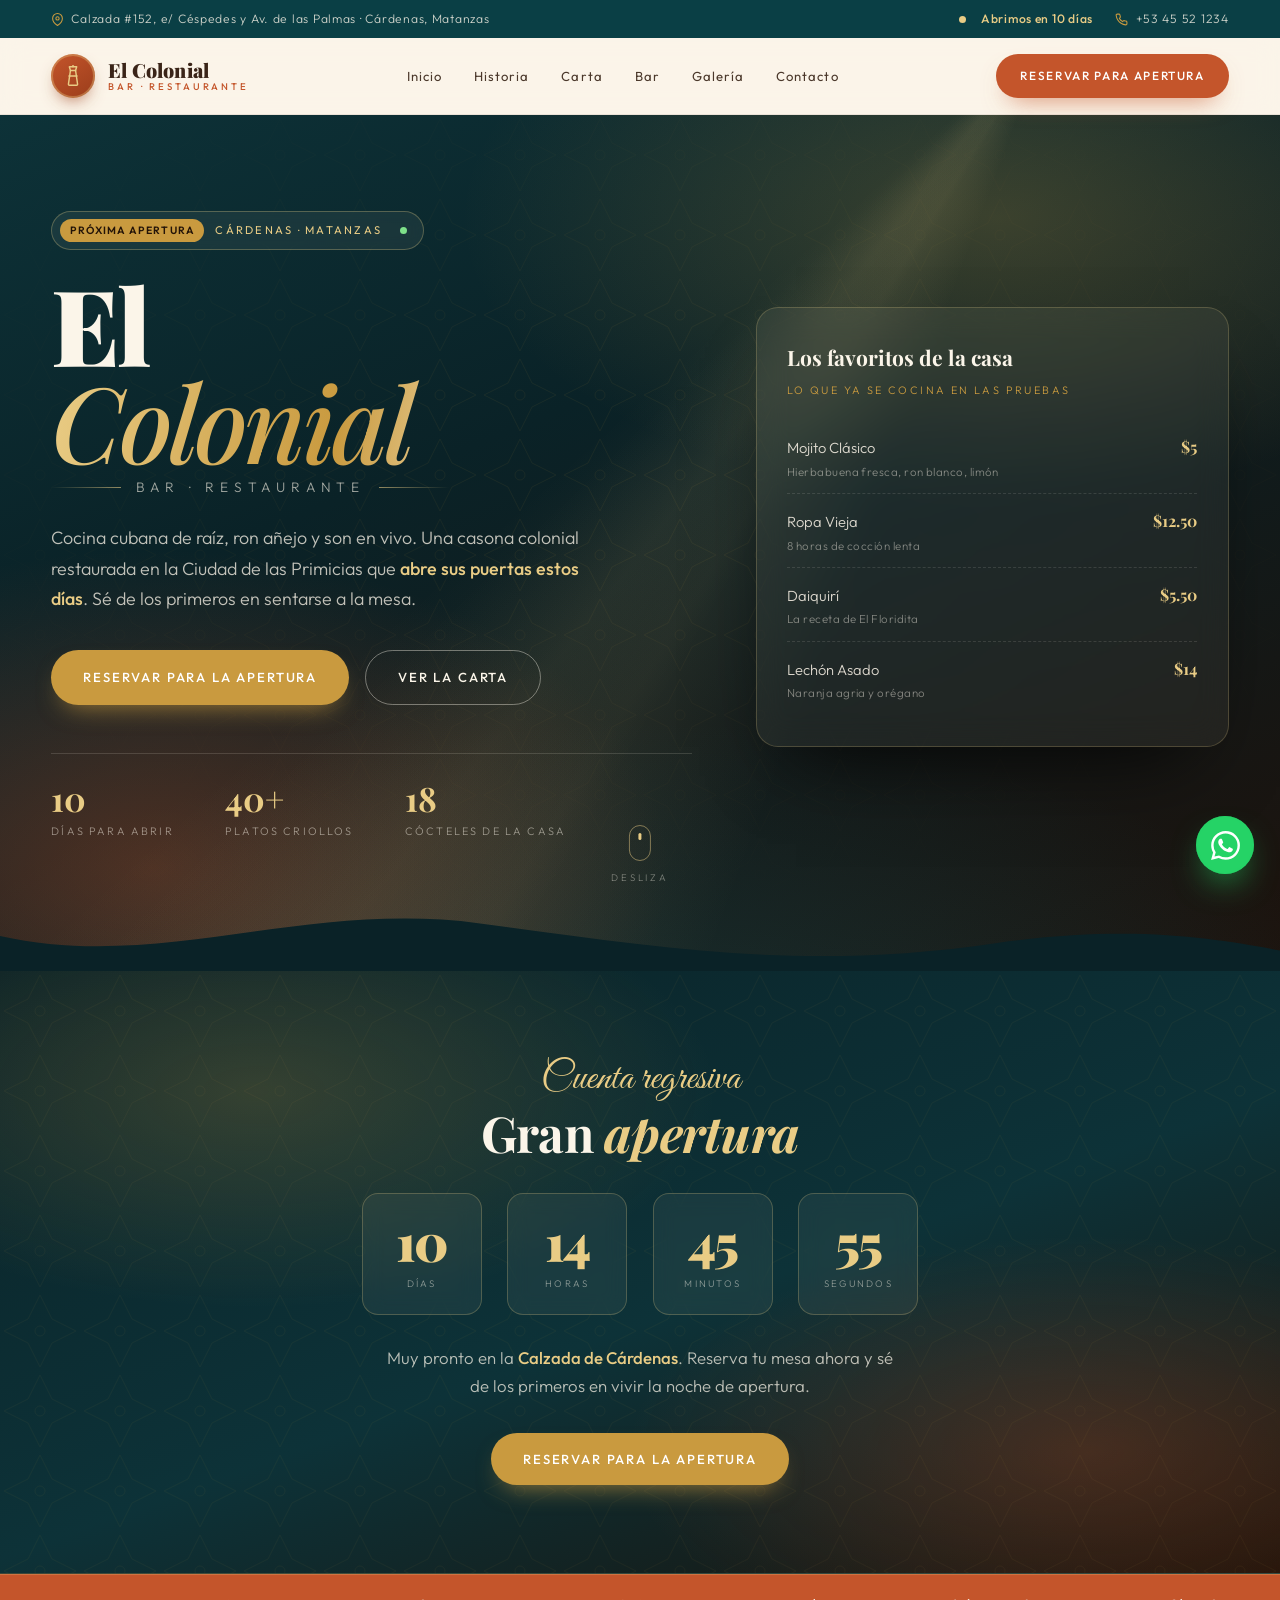
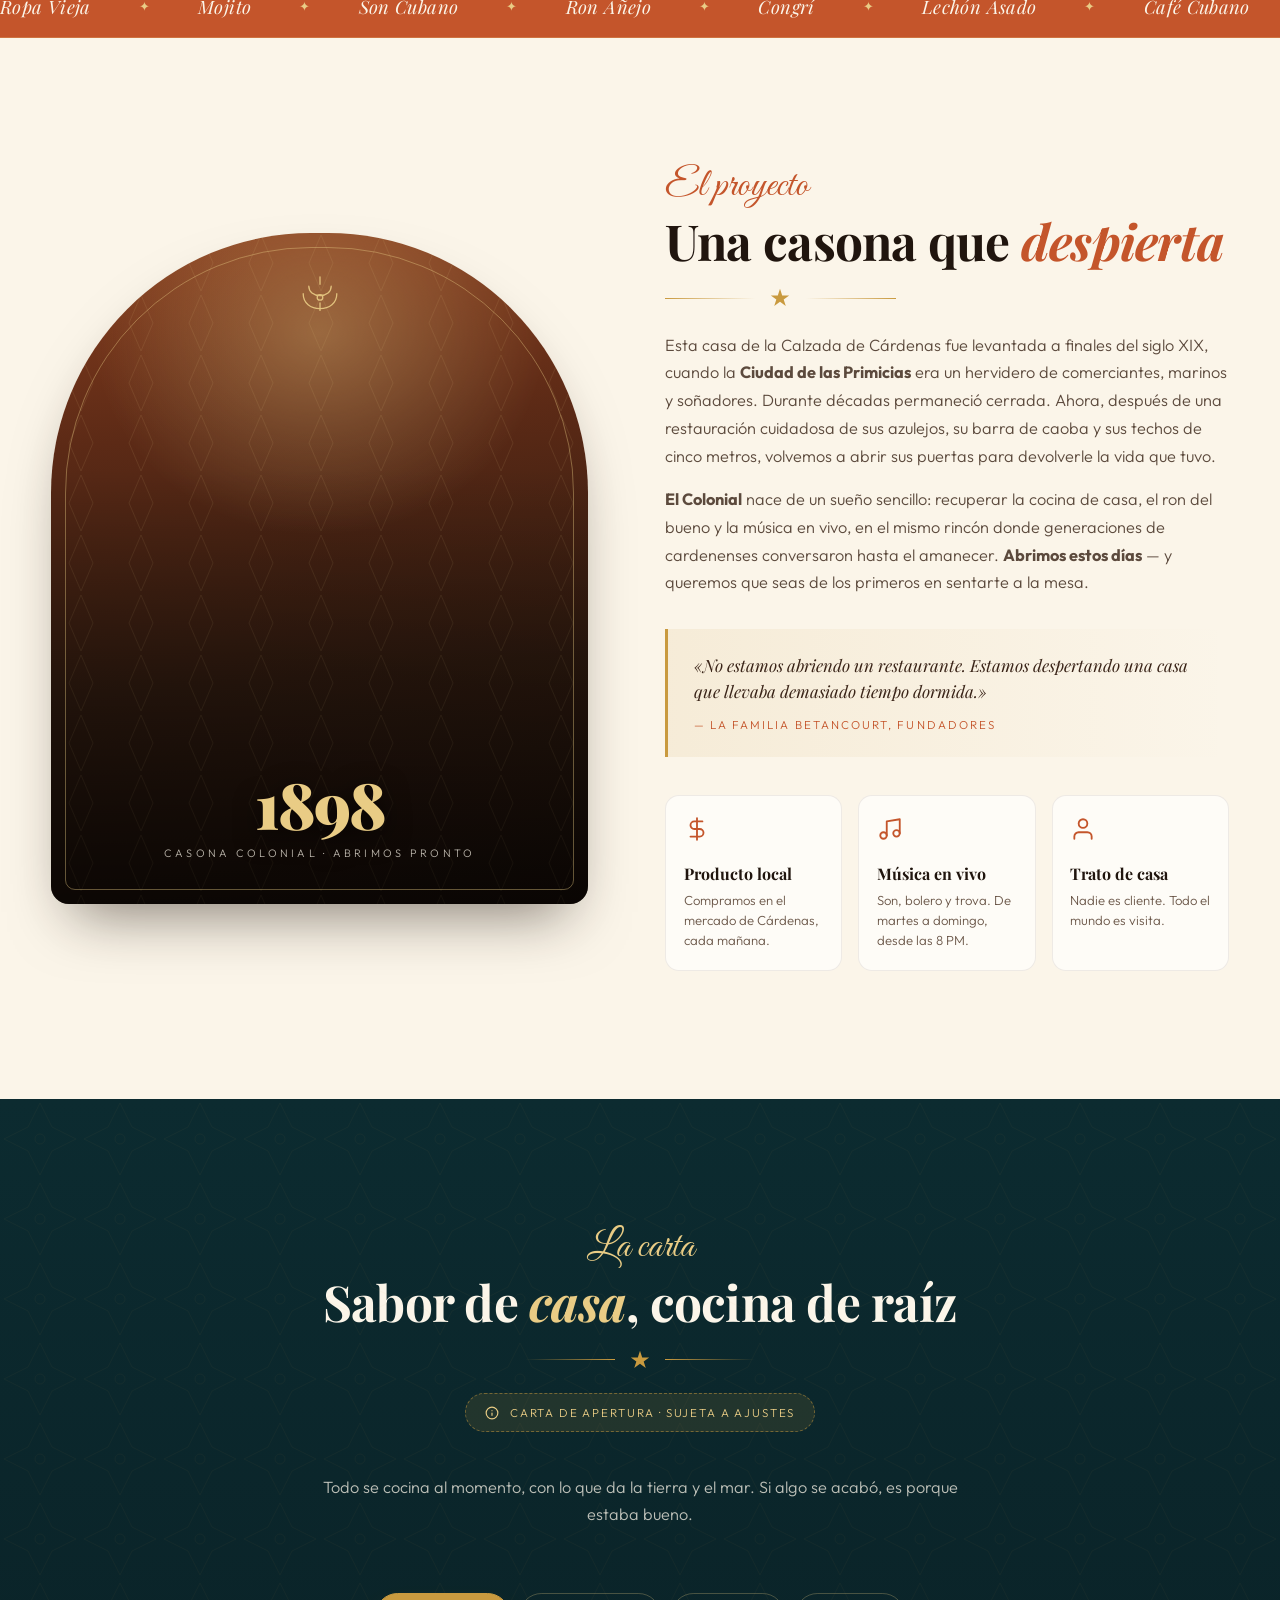
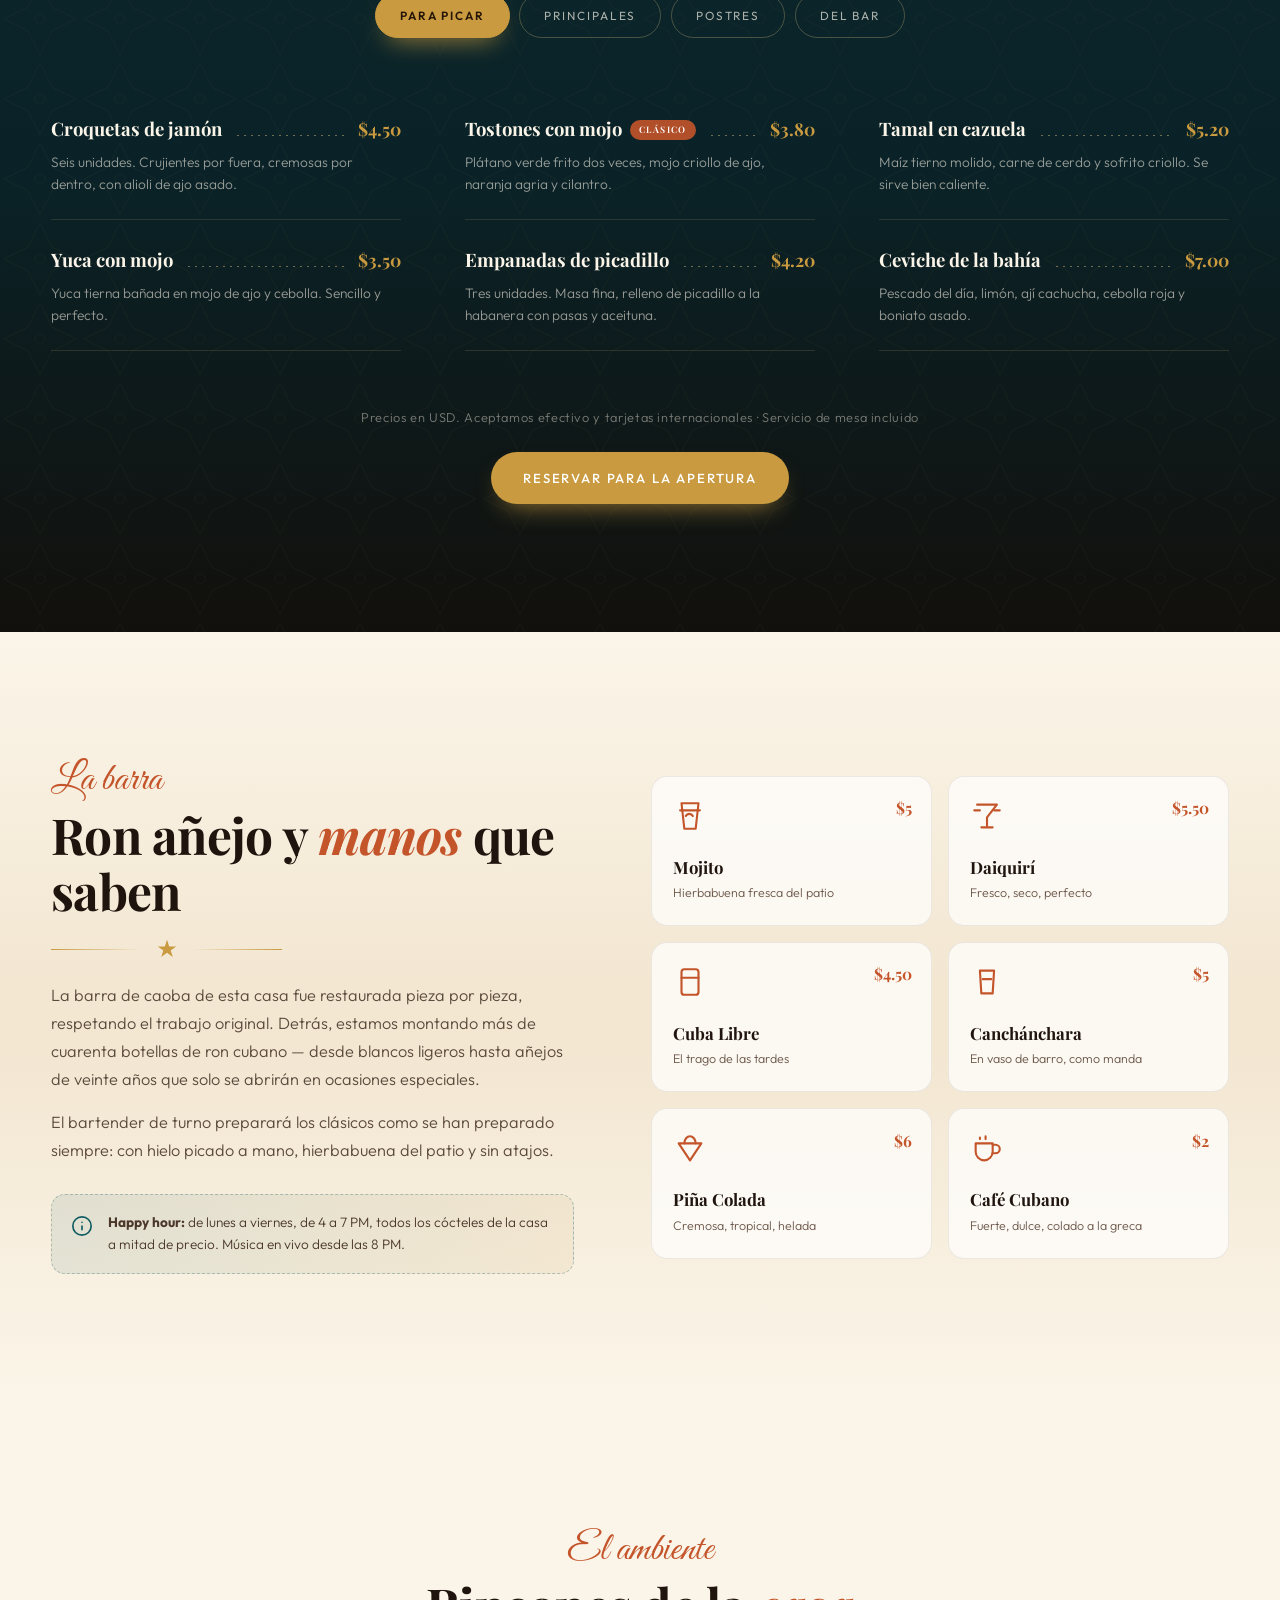
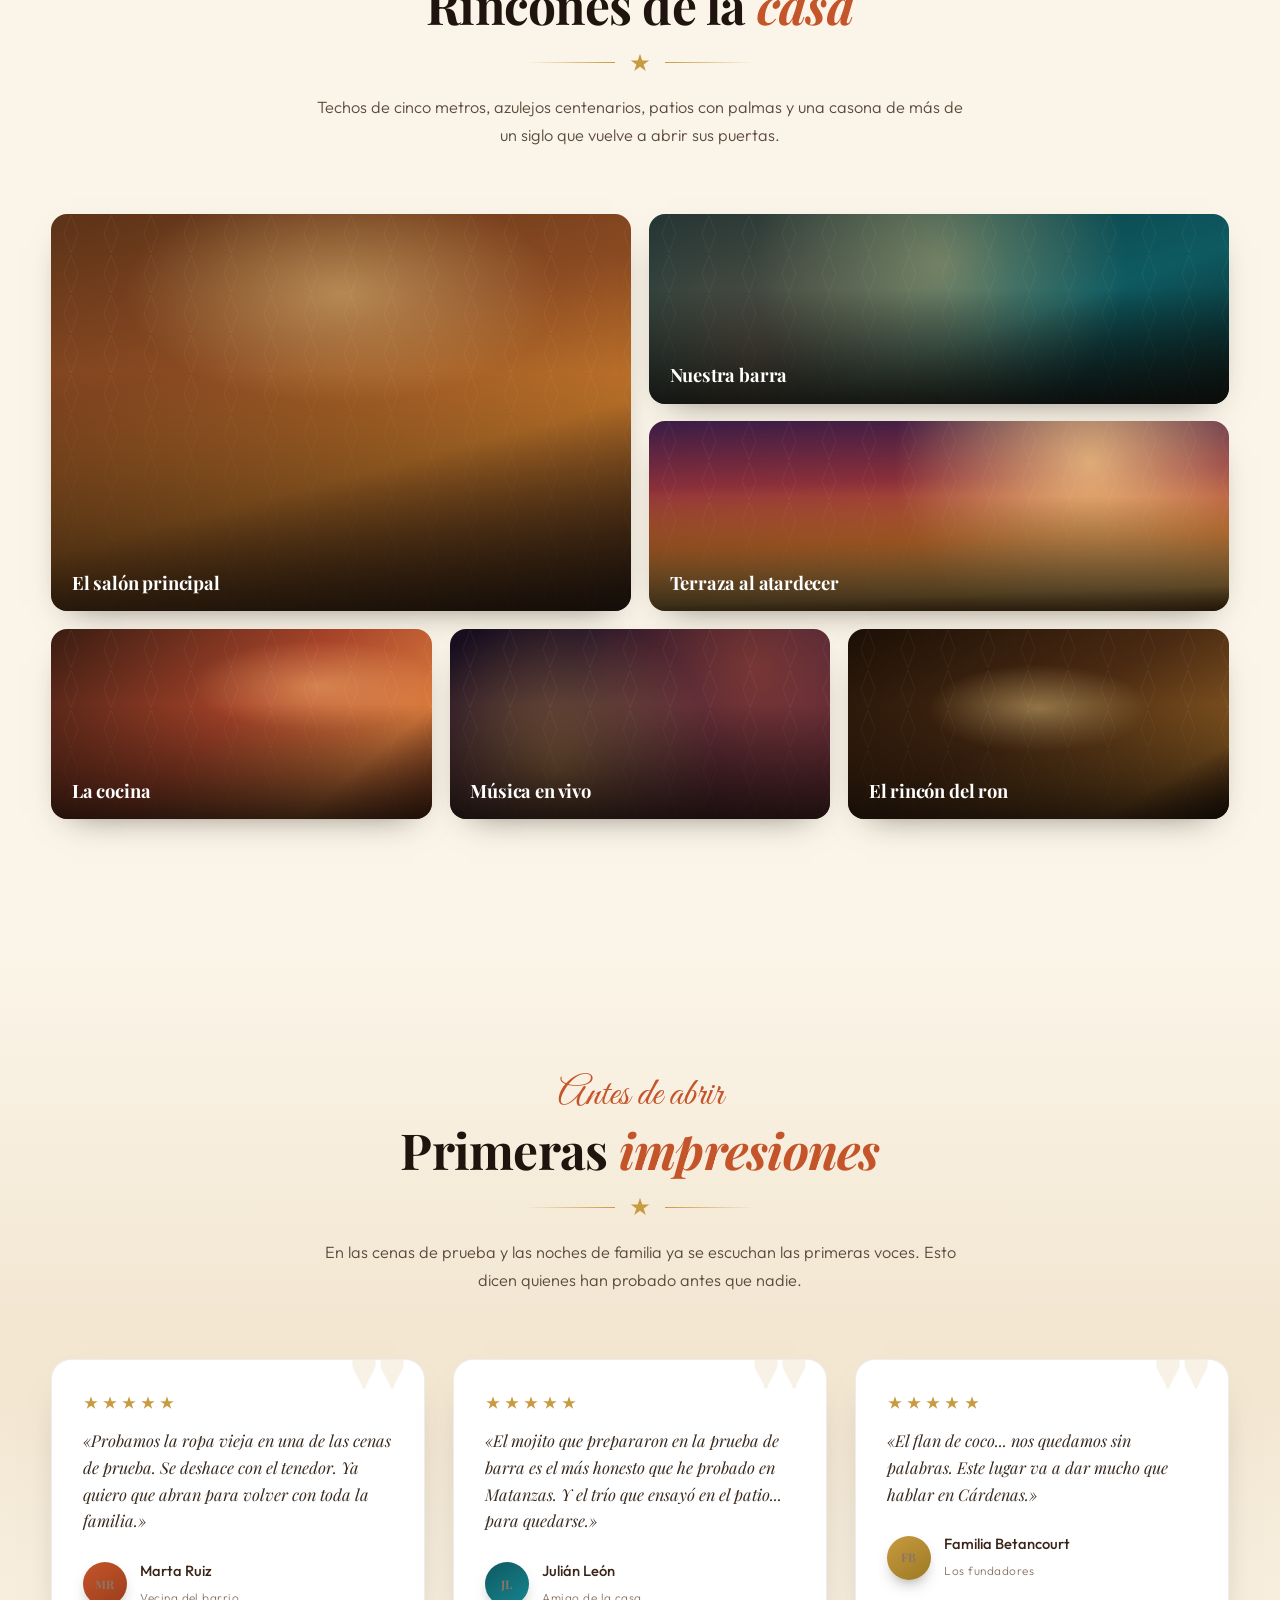
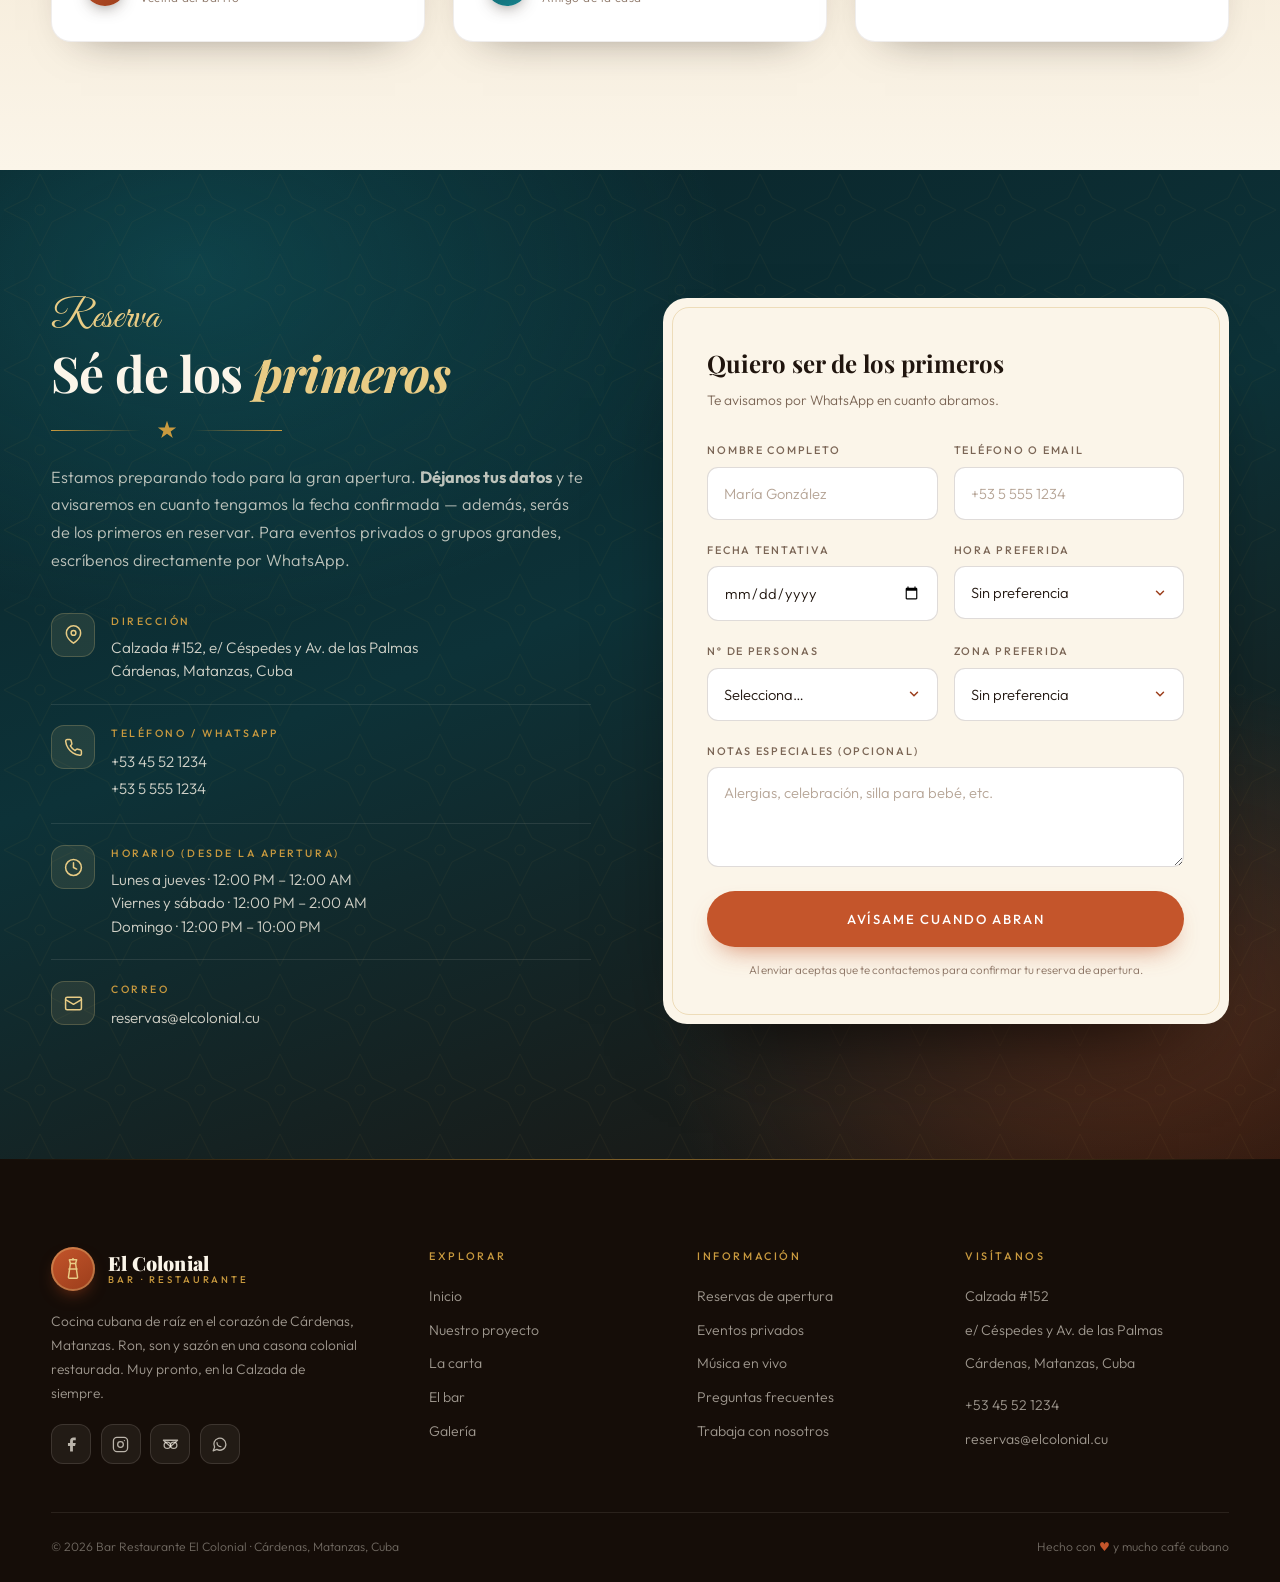
<file: Bar_Restaurant_Elcolonial.html>
<!DOCTYPE html>
<html lang="es">
<head>
<meta charset="UTF-8">
<meta name="viewport" content="width=device-width, initial-scale=1">
<title>Bar Restaurante El Colonial · Gran Apertura en Cárdenas, Matanzas</title>
<meta name="description" content="Bar Restaurante El Colonial — Gran apertura en Cárdenas, Matanzas. Cocina cubana de raíz, ron añejo y son en vivo en una casona colonial restaurada. Reserva para la apertura.">
<meta name="theme-color" content="#0b2429">
<link rel="icon" href="data:image/svg+xml,<svg xmlns='http://www.w3.org/2000/svg' viewBox='0 0 100 100'><text y='.9em' font-size='90'>🍹</text></svg>">

<link rel="preconnect" href="https://fonts.googleapis.com">
<link rel="preconnect" href="https://fonts.gstatic.com" crossorigin>
<link href="https://fonts.googleapis.com/css2?family=Playfair+Display:ital,wght@0,500;0,700;0,900;1,500&family=Outfit:wght@200;300;400;500;600&family=Great+Vibes&display=swap" rel="stylesheet">

<style>
/* ============================================================
   BASE
============================================================ */
*,*::before,*::after{box-sizing:border-box;margin:0;padding:0}

:root{
  --crema:#FBF5E9;
  --crema-2:#F3E7D2;
  --crema-3:#EADCC1;
  --tinta:#20150E;
  --madera:#3A2418;
  --terracota:#C4552B;
  --terracota-osc:#9B3D1B;
  --teal:#0E5A61;
  --teal-osc:#0A3F45;
  --teal-claro:#17848F;
  --oro:#C99A3F;
  --oro-claro:#E9CC85;
  --verde:#3E6B4A;

  --fuente-display:'Playfair Display',Georgia,serif;
  --fuente-texto:'Outfit',system-ui,-apple-system,sans-serif;
  --fuente-script:'Great Vibes',cursive;

  --sombra-suave:0 10px 30px -12px rgba(32,21,14,.28);
  --sombra-fuerte:0 30px 60px -22px rgba(32,21,14,.55);
  --radio:16px;
  --nav-h:76px;
}

html{scroll-behavior:smooth;-webkit-text-size-adjust:100%}

body{
  font-family:var(--fuente-texto);
  background:var(--crema);
  color:var(--tinta);
  line-height:1.7;
  font-weight:300;
  overflow-x:hidden;
  -webkit-font-smoothing:antialiased;
}

img{max-width:100%;display:block}
a{color:inherit;text-decoration:none}
button,input,select,textarea{font:inherit;color:inherit}
ul{list-style:none}

::selection{background:var(--terracota);color:#fff}

::-webkit-scrollbar{width:11px}
::-webkit-scrollbar-track{background:var(--crema-2)}
::-webkit-scrollbar-thumb{background:var(--terracota);border-radius:20px;border:3px solid var(--crema-2)}
::-webkit-scrollbar-thumb:hover{background:var(--terracota-osc)}

/* ============================================================
   UTILIDADES
============================================================ */
.contenedor{width:min(1200px,92%);margin-inline:auto}
.contenedor-estrecho{width:min(860px,92%);margin-inline:auto}

.script{
  font-family:var(--fuente-script);
  font-size:clamp(1.7rem,3.6vw,2.5rem);
  color:var(--terracota);
  line-height:1;
  display:block;
  margin-bottom:.35rem;
}
.script.claro{color:var(--oro-claro)}

.titulo{
  font-family:var(--fuente-display);
  font-weight:700;
  font-size:clamp(1.9rem,4.6vw,3.1rem);
  line-height:1.14;
  letter-spacing:-.015em;
}
.titulo em{font-style:italic;color:var(--terracota)}
.titulo.claro{color:var(--crema)}
.titulo.claro em{color:var(--oro-claro)}

.parrafo{color:#5c4a3d;font-size:1.02rem;max-width:60ch}
.parrafo.claro{color:rgba(251,245,233,.74)}

.etiqueta{
  display:inline-flex;align-items:center;gap:.6rem;
  font-size:.72rem;letter-spacing:.22em;text-transform:uppercase;
  font-weight:500;color:var(--teal);
}
.etiqueta::before,.etiqueta::after{
  content:'';width:28px;height:1px;background:currentColor;opacity:.5;
}
.etiqueta.claro{color:var(--oro-claro)}

.divisor{
  display:flex;align-items:center;justify-content:center;gap:.9rem;
  margin:1.2rem 0 0;
}
.divisor span{height:1px;width:clamp(40px,10vw,90px);background:linear-gradient(90deg,transparent,var(--oro));}
.divisor span:last-child{background:linear-gradient(90deg,var(--oro),transparent)}
.divisor svg{width:22px;height:22px;color:var(--oro);flex-shrink:0}

.btn{
  --bg:var(--terracota);
  display:inline-flex;align-items:center;justify-content:center;gap:.6rem;
  padding:.95rem 2rem;
  background:var(--bg);color:#fff;
  border:none;border-radius:999px;cursor:pointer;
  font-size:.82rem;font-weight:500;letter-spacing:.14em;text-transform:uppercase;
  position:relative;overflow:hidden;
  transition:transform .35s cubic-bezier(.2,.8,.2,1),box-shadow .35s,background .35s;
  box-shadow:0 12px 26px -12px rgba(196,85,43,.75);
}
.btn::after{
  content:'';position:absolute;inset:0;
  background:linear-gradient(120deg,transparent 30%,rgba(255,255,255,.32),transparent 70%);
  transform:translateX(-120%);transition:transform .7s;
}
.btn:hover::after{transform:translateX(120%)}
.btn:hover{transform:translateY(-3px);box-shadow:0 20px 34px -14px rgba(196,85,43,.85)}
.btn:active{transform:translateY(-1px)}

.btn-oro{--bg:var(--oro);box-shadow:0 12px 26px -12px rgba(201,154,63,.8)}
.btn-oro:hover{box-shadow:0 20px 34px -14px rgba(201,154,63,.9)}

.btn-fantasma{
  background:transparent;color:var(--crema);
  border:1px solid rgba(251,245,233,.4);
  box-shadow:none;
}
.btn-fantasma:hover{background:rgba(251,245,233,.1);border-color:var(--oro-claro);box-shadow:none}

.btn-linea{
  background:transparent;color:var(--terracota);
  border:1px solid rgba(196,85,43,.45);box-shadow:none;
}
.btn-linea:hover{background:var(--terracota);color:#fff;box-shadow:0 16px 30px -16px rgba(196,85,43,.8)}

.reveal{opacity:0;transform:translateY(30px);transition:opacity .9s cubic-bezier(.2,.7,.2,1),transform .9s cubic-bezier(.2,.7,.2,1);transition-delay:var(--d,0s)}
.reveal.visible{opacity:1;transform:none}

/* ============================================================
   NAVEGACIÓN
============================================================ */
.barra-superior{
  background:var(--teal-osc);color:rgba(251,245,233,.8);
  font-size:.76rem;letter-spacing:.06em;
  position:relative;z-index:60;
}
.barra-superior .contenedor{
  display:flex;justify-content:space-between;align-items:center;
  gap:1rem;padding:.55rem 0;flex-wrap:wrap;
}
.barra-superior .item{display:inline-flex;align-items:center;gap:.45rem}
.barra-superior svg{width:13px;height:13px;color:var(--oro);flex-shrink:0}
.barra-superior .der{display:flex;gap:1.4rem;flex-wrap:wrap}
.barra-superior .aviso{
  color:var(--oro-claro);font-weight:500;
}
.barra-superior .aviso::before{
  content:'';display:inline-block;
  width:7px;height:7px;border-radius:50%;background:var(--oro-claro);
  margin-right:.5rem;vertical-align:middle;
  animation:parpadeo 1.8s ease-in-out infinite;
}
@keyframes parpadeo{0%,100%{opacity:1}50%{opacity:.25}}

.nav{
  position:sticky;top:0;z-index:50;
  background:rgba(251,245,233,.82);
  backdrop-filter:blur(14px);-webkit-backdrop-filter:blur(14px);
  border-bottom:1px solid rgba(58,36,24,.09);
  transition:box-shadow .4s,padding .4s,background .4s;
}
.nav.compacto{box-shadow:0 12px 34px -22px rgba(32,21,14,.55);background:rgba(251,245,233,.95)}
.nav .contenedor{display:flex;align-items:center;justify-content:space-between;gap:1rem;height:var(--nav-h);transition:height .4s}
.nav.compacto .contenedor{height:66px}

.marca{display:flex;align-items:center;gap:.8rem}
.marca-emblema{
  width:44px;height:44px;flex-shrink:0;
  display:grid;place-items:center;
  border-radius:50%;
  background:linear-gradient(145deg,var(--terracota),var(--terracota-osc));
  color:var(--oro-claro);
  box-shadow:0 8px 18px -8px rgba(155,61,27,.9), inset 0 0 0 2px rgba(233,204,133,.35);
  transition:transform .5s cubic-bezier(.2,.8,.2,1);
}
.marca:hover .marca-emblema{transform:rotate(-12deg) scale(1.06)}
.marca-emblema svg{width:22px;height:22px}
.marca-texto{display:flex;flex-direction:column;line-height:1}
.marca-nombre{
  font-family:var(--fuente-display);font-weight:900;
  font-size:1.22rem;letter-spacing:.01em;color:var(--madera);
}
.marca-sub{
  font-size:.6rem;letter-spacing:.3em;text-transform:uppercase;
  color:var(--terracota);font-weight:500;margin-top:2px;
}

.enlaces{display:flex;align-items:center;gap:2rem}
.enlaces a{
  font-size:.82rem;font-weight:400;letter-spacing:.08em;
  color:#4b382b;position:relative;padding:.35rem 0;
  transition:color .3s;
}
.enlaces a::after{
  content:'';position:absolute;left:0;bottom:0;height:1.5px;width:0;
  background:var(--terracota);transition:width .4s cubic-bezier(.2,.8,.2,1);
}
.enlaces a:hover,.enlaces a.activo{color:var(--terracota)}
.enlaces a:hover::after,.enlaces a.activo::after{width:100%}

.nav-acciones{display:flex;align-items:center;gap:.9rem}
.nav-acciones .btn{padding:.75rem 1.5rem;font-size:.74rem}

.hamburguesa{
  display:none;width:46px;height:46px;border-radius:12px;
  background:transparent;border:1px solid rgba(58,36,24,.18);
  cursor:pointer;position:relative;flex-shrink:0;
}
.hamburguesa span{
  position:absolute;left:50%;width:20px;height:1.8px;background:var(--madera);
  border-radius:2px;transform:translateX(-50%);
  transition:transform .35s,opacity .25s,top .35s;
}
.hamburguesa span:nth-child(1){top:16px}
.hamburguesa span:nth-child(2){top:22px}
.hamburguesa span:nth-child(3){top:28px}
.hamburguesa.abierto span:nth-child(1){top:22px;transform:translateX(-50%) rotate(45deg)}
.hamburguesa.abierto span:nth-child(2){opacity:0}
.hamburguesa.abierto span:nth-child(3){top:22px;transform:translateX(-50%) rotate(-45deg)}

.menu-movil{
  position:fixed;inset:0;z-index:45;
  background:linear-gradient(165deg,#0b2429,#123f45 55%,#2a1810);
  padding:calc(var(--nav-h) + 3rem) 8% 3rem;
  display:flex;flex-direction:column;justify-content:center;gap:.4rem;
  clip-path:circle(0% at calc(100% - 46px) 46px);
  transition:clip-path .7s cubic-bezier(.7,0,.2,1);
  overflow-y:auto;
}
.menu-movil.abierto{clip-path:circle(150% at calc(100% - 46px) 46px)}
.menu-movil::before{
  content:'';position:absolute;inset:0;pointer-events:none;
  background-image:url("data:image/svg+xml,%3Csvg xmlns='http://www.w3.org/2000/svg' width='80' height='80' viewBox='0 0 80 80'%3E%3Cpath d='M40 4 L52 28 L76 40 L52 52 L40 76 L28 52 L4 40 L28 28 Z' fill='none' stroke='%23C99A3F' stroke-width='1'/%3E%3Ccircle cx='40' cy='40' r='5' fill='none' stroke='%23C99A3F' stroke-width='1'/%3E%3C/svg%3E");
  opacity:.06;
}
.menu-movil a{
  font-family:var(--fuente-display);font-weight:500;
  font-size:clamp(1.7rem,7vw,2.4rem);
  color:var(--crema);padding:.5rem 0;
  display:flex;align-items:baseline;gap:1rem;
  border-bottom:1px solid rgba(251,245,233,.08);
  position:relative;z-index:1;
  opacity:0;transform:translateY(22px);
  transition:opacity .5s,transform .5s,color .3s,padding-left .35s;
}
.menu-movil.abierto a{opacity:1;transform:none;transition-delay:calc(.12s + var(--i) * .07s)}
.menu-movil a small{
  font-family:var(--fuente-texto);font-size:.65rem;letter-spacing:.2em;
  color:var(--oro);font-weight:400;
}
.menu-movil a:hover,.menu-movil a:focus-visible{color:var(--oro-claro);padding-left:.6rem}
.menu-movil .movil-pie{
  margin-top:2.5rem;position:relative;z-index:1;
  display:flex;flex-direction:column;gap:.7rem;
  font-size:.85rem;color:rgba(251,245,233,.6);
}
.menu-movil .movil-pie strong{color:var(--oro-claro);font-weight:500;letter-spacing:.1em;font-size:.7rem;text-transform:uppercase}

/* ============================================================
   HERO
============================================================ */
.hero{
  position:relative;isolation:isolate;
  min-height:calc(100svh - var(--nav-h));
  display:flex;align-items:center;
  padding:clamp(3.5rem,8vw,6rem) 0 clamp(5rem,10vw,8rem);
  overflow:hidden;
  background:
    radial-gradient(ellipse 70% 55% at 78% 12%, rgba(201,154,63,.26), transparent 60%),
    radial-gradient(ellipse 65% 60% at 12% 88%, rgba(196,85,43,.34), transparent 62%),
    radial-gradient(ellipse 90% 70% at 50% 120%, rgba(23,132,143,.28), transparent 70%),
    linear-gradient(158deg,#0d3238 0%,#0a2227 38%,#1d120c 100%);
}
.hero::before{
  content:'';position:absolute;inset:0;z-index:-1;
  background-image:url("data:image/svg+xml,%3Csvg xmlns='http://www.w3.org/2000/svg' width='80' height='80' viewBox='0 0 80 80'%3E%3Cpath d='M40 4 L52 28 L76 40 L52 52 L40 76 L28 52 L4 40 L28 28 Z' fill='none' stroke='%23C99A3F' stroke-width='1'/%3E%3Ccircle cx='40' cy='40' r='5' fill='none' stroke='%23C99A3F' stroke-width='1'/%3E%3C/svg%3E");
  opacity:.075;
  mask-image:radial-gradient(ellipse 80% 70% at 50% 40%,#000 20%,transparent 78%);
  -webkit-mask-image:radial-gradient(ellipse 80% 70% at 50% 40%,#000 20%,transparent 78%);
}
.hero::after{
  content:'';position:absolute;inset:0;z-index:-1;pointer-events:none;
  background:
    conic-gradient(from 200deg at 82% -10%, transparent 0deg, rgba(233,204,133,.09) 12deg, transparent 26deg),
    conic-gradient(from 210deg at 82% -10%, transparent 0deg, rgba(233,204,133,.06) 8deg, transparent 18deg);
}

.hero-grid{
  display:grid;grid-template-columns:1.15fr .85fr;
  gap:clamp(2rem,5vw,4.5rem);align-items:center;
}

.hero-contenido{position:relative;z-index:2}

.hero-insignia{
  display:inline-flex;align-items:center;gap:.7rem;
  padding:.42rem 1.05rem .42rem .5rem;
  border:1px solid rgba(233,204,133,.3);
  border-radius:999px;
  background:rgba(251,245,233,.06);
  backdrop-filter:blur(6px);
  font-size:.7rem;letter-spacing:.2em;text-transform:uppercase;
  color:var(--oro-claro);font-weight:400;
  margin-bottom:1.6rem;
}
.hero-insignia b{
  background:var(--oro);color:#241408;font-weight:600;
  padding:.16rem .6rem;border-radius:999px;font-size:.66rem;letter-spacing:.1em;
}
.hero-insignia .punto{
  width:7px;height:7px;border-radius:50%;background:#7ee08a;
  display:inline-block;margin-left:.4rem;
  animation:parpadeo 1.8s ease-in-out infinite;
}

.hero h1{
  font-family:var(--fuente-display);
  font-weight:900;
  font-size:clamp(3rem,9.5vw,6.6rem);
  line-height:.92;
  letter-spacing:-.035em;
  color:var(--crema);
  margin-bottom:.4rem;
}
.hero h1 .linea-2{
  display:block;
  font-style:italic;font-weight:500;
  background:linear-gradient(100deg,var(--oro-claro),var(--oro) 45%,#f0dcae 70%,var(--terracota));
  -webkit-background-clip:text;background-clip:text;
  -webkit-text-fill-color:transparent;color:transparent;
  padding-right:.08em;
}

.hero-tipo{
  display:flex;align-items:center;gap:.9rem;
  font-size:clamp(.72rem,1.6vw,.86rem);
  letter-spacing:.42em;text-transform:uppercase;
  color:rgba(251,245,233,.62);font-weight:300;
  margin-bottom:1.5rem;
}
.hero-tipo::before,.hero-tipo::after{
  content:'';height:1px;flex:1;max-width:70px;
  background:linear-gradient(90deg,transparent,rgba(233,204,133,.6));
}
.hero-tipo::after{background:linear-gradient(90deg,rgba(233,204,133,.6),transparent)}

.hero-texto{
  color:rgba(251,245,233,.76);
  font-size:clamp(1rem,1.9vw,1.12rem);
  max-width:46ch;margin-bottom:2.2rem;
  font-weight:300;
}
.hero-texto strong{color:var(--oro-claro);font-weight:500}

.hero-botones{display:flex;gap:1rem;flex-wrap:wrap;margin-bottom:3rem}

.hero-datos{
  display:flex;gap:clamp(1.5rem,4vw,3.2rem);flex-wrap:wrap;
  padding-top:1.8rem;
  border-top:1px solid rgba(251,245,233,.14);
}
.hero-dato b{
  display:block;font-family:var(--fuente-display);font-weight:700;
  font-size:clamp(1.5rem,3.4vw,2.1rem);color:var(--oro-claro);line-height:1;
  font-variant-numeric:tabular-nums;
}
.hero-dato span{
  font-size:.68rem;letter-spacing:.2em;text-transform:uppercase;
  color:rgba(251,245,233,.5);
}

.hero-tarjeta{
  position:relative;z-index:2;
  background:rgba(251,245,233,.055);
  border:1px solid rgba(233,204,133,.22);
  border-radius:22px;
  padding:2rem 1.9rem;
  backdrop-filter:blur(16px);-webkit-backdrop-filter:blur(16px);
  box-shadow:0 40px 80px -40px rgba(0,0,0,.9);
  animation:flotar 7s ease-in-out infinite;
}
@keyframes flotar{0%,100%{transform:translateY(0)}50%{transform:translateY(-12px)}}

.hero-tarjeta h3{
  font-family:var(--fuente-display);font-weight:700;
  font-size:1.32rem;color:var(--crema);margin-bottom:.3rem;
}
.hero-tarjeta .mini{
  font-size:.68rem;letter-spacing:.22em;text-transform:uppercase;
  color:var(--oro);margin-bottom:1.4rem;
}
.hero-lista{display:flex;flex-direction:column;gap:.1rem}
.hero-lista li{
  display:flex;justify-content:space-between;align-items:baseline;gap:1rem;
  padding:.72rem 0;
  border-bottom:1px dashed rgba(251,245,233,.12);
  font-size:.92rem;color:rgba(251,245,233,.86);
}
.hero-lista li:last-child{border-bottom:none}
.hero-lista .precio{
  font-family:var(--fuente-display);font-weight:700;
  color:var(--oro-claro);font-size:1rem;white-space:nowrap;
}
.hero-lista .nota{
  display:block;font-size:.72rem;color:rgba(251,245,233,.45);
  letter-spacing:.04em;margin-top:.1rem;
}

.hero-borde{
  position:absolute;left:0;right:0;bottom:-1px;height:clamp(38px,6vw,72px);
  z-index:3;pointer-events:none;
}
.hero-borde svg{width:100%;height:100%;display:block}

.scroll-ind{
  position:absolute;bottom:calc(clamp(38px,6vw,72px) + 14px);left:50%;
  transform:translateX(-50%);z-index:4;
  display:flex;flex-direction:column;align-items:center;gap:.5rem;
  font-size:.6rem;letter-spacing:.3em;text-transform:uppercase;
  color:rgba(251,245,233,.42);
}
.scroll-ind .raton{
  width:22px;height:36px;border:1.5px solid rgba(233,204,133,.5);
  border-radius:12px;position:relative;
}
.scroll-ind .raton::after{
  content:'';position:absolute;left:50%;top:7px;
  width:3px;height:7px;border-radius:2px;background:var(--oro-claro);
  transform:translateX(-50%);
  animation:rueda 2s cubic-bezier(.6,0,.3,1) infinite;
}
@keyframes rueda{
  0%{opacity:0;transform:translate(-50%,0)}
  30%{opacity:1}
  100%{opacity:0;transform:translate(-50%,13px)}
}

/* ============================================================
   APERTURA / CUENTA REGRESIVA
============================================================ */
.apertura{
  position:relative;isolation:isolate;
  padding:clamp(3.5rem,8vw,5.5rem) 0;
  background:
    radial-gradient(ellipse 60% 60% at 20% 20%, rgba(201,154,63,.22), transparent 60%),
    radial-gradient(ellipse 60% 60% at 85% 80%, rgba(196,85,43,.28), transparent 60%),
    linear-gradient(160deg,#0a2227,#0d3238 55%,#1a1109);
  overflow:hidden;
  text-align:center;
  border-bottom:1px solid rgba(233,204,133,.18);
}
.apertura::before{
  content:'';position:absolute;inset:0;pointer-events:none;
  background-image:url("data:image/svg+xml,%3Csvg xmlns='http://www.w3.org/2000/svg' width='80' height='80' viewBox='0 0 80 80'%3E%3Cpath d='M40 4 L52 28 L76 40 L52 52 L40 76 L28 52 L4 40 L28 28 Z' fill='none' stroke='%23C99A3F' stroke-width='1'/%3E%3Ccircle cx='40' cy='40' r='5' fill='none' stroke='%23C99A3F' stroke-width='1'/%3E%3C/svg%3E");
  opacity:.06;
}
.apertura .contenido{position:relative;z-index:2}
.apertura .script{margin-bottom:.3rem}

.cuenta{
  display:flex;justify-content:center;gap:clamp(.6rem,2.5vw,1.6rem);
  margin:2rem 0 1.8rem;flex-wrap:wrap;
}
.cuenta-item{
  min-width:clamp(74px,18vw,120px);
  padding:clamp(.9rem,2.5vw,1.4rem) clamp(.7rem,2vw,1.2rem);
  background:rgba(251,245,233,.055);
  border:1px solid rgba(233,204,133,.25);
  border-radius:16px;
  backdrop-filter:blur(10px);-webkit-backdrop-filter:blur(10px);
  position:relative;
}
.cuenta-num{
  display:block;
  font-family:var(--fuente-display);font-weight:900;
  font-size:clamp(2rem,6vw,3.2rem);
  line-height:1;color:var(--oro-claro);
  letter-spacing:-.03em;
  font-variant-numeric:tabular-nums;
}
.cuenta-lab{
  display:block;margin-top:.5rem;
  font-size:.6rem;letter-spacing:.24em;text-transform:uppercase;
  color:rgba(251,245,233,.5);
}
.apertura .aviso-apertura{
  font-size:clamp(.95rem,1.8vw,1.05rem);
  color:rgba(251,245,233,.72);
  margin-bottom:1.8rem;
  max-width:46ch;margin-inline:auto;
}
.apertura .aviso-apertura strong{color:var(--oro-claro);font-weight:500}
.apertura .btn{margin-top:.2rem}

.apertura.abierta .cuenta{display:none}
.apertura .mensaje-abierto{display:none}
.apertura.abierta .mensaje-abierto{
  display:block;
  font-family:var(--fuente-display);font-weight:700;
  font-size:clamp(1.6rem,4vw,2.4rem);
  color:var(--oro-claro);
  margin:2rem 0 1.8rem;
}

/* ============================================================
   CINTA / MARQUEE
============================================================ */
.cinta{
  background:var(--terracota);
  color:var(--crema);
  padding:.95rem 0;overflow:hidden;
  border-top:1px solid rgba(233,204,133,.25);
  border-bottom:1px solid rgba(233,204,133,.25);
}
.cinta-pista{
  display:flex;gap:3rem;width:max-content;
  animation:deslizar 32s linear infinite;
}
.cinta:hover .cinta-pista{animation-play-state:paused}
@keyframes deslizar{to{transform:translateX(-50%)}}
.cinta-item{
  display:flex;align-items:center;gap:3rem;
  font-family:var(--fuente-display);font-style:italic;
  font-size:clamp(.95rem,2vw,1.15rem);
  white-space:nowrap;letter-spacing:.02em;
}
.cinta-item::after{
  content:'✦';color:var(--oro-claro);font-style:normal;font-size:.8rem;
}

/* ============================================================
   SECCIONES
============================================================ */
.seccion{padding:clamp(4.5rem,10vw,8.5rem) 0;position:relative}
.seccion-crema{background:var(--crema)}
.seccion-arena{background:linear-gradient(180deg,var(--crema) 0%,var(--crema-2) 45%,var(--crema-2) 55%,var(--crema) 100%)}

.cabecera{max-width:660px;margin-bottom:clamp(2.5rem,6vw,4rem)}
.cabecera.centrada{margin-inline:auto;text-align:center}
.cabecera.centrada .parrafo{margin-inline:auto}
.cabecera .parrafo{margin-top:1.1rem}

/* ============================================================
   HISTORIA
============================================================ */
.historia-grid{
  display:grid;grid-template-columns:1fr 1.05fr;
  gap:clamp(2.5rem,6vw,5.5rem);align-items:center;
}

.arco{
  position:relative;
  border-radius:260px 260px 18px 18px;
  overflow:hidden;
  aspect-ratio:4/5;
  box-shadow:var(--sombra-fuerte);
  background:
    radial-gradient(ellipse 70% 50% at 50% 15%, rgba(233,204,133,.35), transparent 60%),
    linear-gradient(175deg,#8a3f1f 0%,#5c2a16 30%,#2e1a0f 65%,#150c07 100%);
}
.arco::before{
  content:'';position:absolute;inset:0;
  background-image:url("data:image/svg+xml,%3Csvg xmlns='http://www.w3.org/2000/svg' width='60' height='60' viewBox='0 0 60 60'%3E%3Cpath d='M30 2 L42 30 L30 58 L18 30 Z' fill='none' stroke='%23E9CC85' stroke-width='.8'/%3E%3C/svg%3E");
  opacity:.13;
}
.arco::after{
  content:'';position:absolute;inset:0;
  background:linear-gradient(180deg,transparent 35%,rgba(0,0,0,.55));
}
.arco-marco{
  position:absolute;inset:14px;z-index:2;
  border:1px solid rgba(233,204,133,.4);
  border-radius:246px 246px 10px 10px;
  pointer-events:none;
}
.arco-contenido{
  position:absolute;z-index:3;bottom:0;left:0;right:0;
  padding:clamp(1.6rem,4vw,2.6rem);
  text-align:center;
}
.arco-contenido .anio{
  font-family:var(--fuente-display);font-weight:900;
  font-size:clamp(2.6rem,7vw,4rem);line-height:1;
  color:var(--oro-claro);letter-spacing:-.03em;
  text-shadow:0 6px 26px rgba(0,0,0,.7);
}
.arco-contenido p{
  font-size:.68rem;letter-spacing:.3em;text-transform:uppercase;
  color:rgba(251,245,233,.72);margin-top:.5rem;
}
.arco-ornamento{
  position:absolute;top:clamp(1.5rem,4vw,2.6rem);left:50%;transform:translateX(-50%);
  z-index:3;color:var(--oro-claro);opacity:.9;
}
.arco-ornamento svg{width:clamp(38px,8vw,56px);height:auto}

.historia-texto .parrafo + .parrafo{margin-top:1rem}

.historia-cita{
  margin-top:2rem;padding:1.4rem 1.6rem;
  border-left:3px solid var(--oro);
  background:linear-gradient(90deg,rgba(201,154,63,.1),transparent);
  border-radius:0 12px 12px 0;
}
.historia-cita p{
  font-family:var(--fuente-display);font-style:italic;
  font-size:1.05rem;color:var(--madera);line-height:1.55;
}
.historia-cita cite{
  display:block;margin-top:.7rem;font-size:.72rem;
  letter-spacing:.18em;text-transform:uppercase;color:var(--terracota);
  font-style:normal;
}

.valores{
  display:grid;grid-template-columns:repeat(3,1fr);
  gap:1rem;margin-top:2.4rem;
}
.valor{
  padding:1.25rem 1.1rem;
  background:rgba(255,255,255,.65);
  border:1px solid rgba(58,36,24,.08);
  border-radius:14px;
  transition:transform .45s cubic-bezier(.2,.8,.2,1),box-shadow .45s,border-color .45s;
}
.valor:hover{transform:translateY(-6px);box-shadow:var(--sombra-suave);border-color:rgba(201,154,63,.45)}
.valor svg{width:26px;height:26px;color:var(--terracota);margin-bottom:.6rem}
.valor h4{
  font-family:var(--fuente-display);font-weight:700;
  font-size:1rem;margin-bottom:.25rem;
}
.valor p{font-size:.82rem;color:#6b5749;line-height:1.5}

/* ============================================================
   CARTA
============================================================ */
.carta{background:linear-gradient(180deg,#0c2b30,#0a2227 60%,#12100c)}
.carta::before{
  content:'';position:absolute;inset:0;pointer-events:none;
  background-image:url("data:image/svg+xml,%3Csvg xmlns='http://www.w3.org/2000/svg' width='80' height='80' viewBox='0 0 80 80'%3E%3Cpath d='M40 4 L52 28 L76 40 L52 52 L40 76 L28 52 L4 40 L28 28 Z' fill='none' stroke='%23C99A3F' stroke-width='1'/%3E%3Ccircle cx='40' cy='40' r='5' fill='none' stroke='%23C99A3F' stroke-width='1'/%3E%3C/svg%3E");
  opacity:.05;
}

.aviso-carta{
  display:inline-flex;align-items:center;gap:.7rem;
  margin:0 auto 1.5rem;
  padding:.55rem 1.2rem;
  background:rgba(201,154,63,.12);
  border:1px dashed rgba(201,154,63,.5);
  border-radius:999px;
  font-size:.72rem;letter-spacing:.16em;text-transform:uppercase;
  color:var(--oro-claro);
  position:relative;z-index:2;
}
.aviso-carta svg{width:14px;height:14px;flex-shrink:0}

.tabs{
  display:flex;gap:.6rem;flex-wrap:wrap;justify-content:center;
  margin-bottom:clamp(2rem,5vw,3.2rem);
  position:relative;z-index:2;
}
.tab{
  padding:.72rem 1.5rem;
  background:transparent;
  border:1px solid rgba(233,204,133,.28);
  border-radius:999px;
  color:rgba(251,245,233,.68);
  font-size:.74rem;letter-spacing:.16em;text-transform:uppercase;font-weight:400;
  cursor:pointer;transition:all .35s cubic-bezier(.2,.8,.2,1);
}
.tab:hover{border-color:rgba(233,204,133,.6);color:var(--crema)}
.tab.activo{
  background:var(--oro);border-color:var(--oro);color:#241408;font-weight:600;
  box-shadow:0 12px 26px -12px rgba(201,154,63,.9);
}

.platos{
  display:grid;grid-template-columns:repeat(auto-fit,minmax(310px,1fr));
  gap:0 clamp(2rem,5vw,4rem);
  position:relative;z-index:2;
}
.plato{
  padding:1.5rem 0;
  border-bottom:1px solid rgba(233,204,133,.14);
  position:relative;
  transition:opacity .4s,transform .4s;
}
.plato.oculto{display:none}
.plato.entrando{animation:aparecer .5s cubic-bezier(.2,.8,.2,1) both}
@keyframes aparecer{from{opacity:0;transform:translateY(14px)}to{opacity:1;transform:none}}

.plato-cab{display:flex;align-items:baseline;gap:.8rem}
.plato-nombre{
  font-family:var(--fuente-display);font-weight:700;
  font-size:1.16rem;color:var(--crema);
  transition:color .3s;
}
.plato:hover .plato-nombre{color:var(--oro-claro)}
.plato-puntos{
  flex:1;height:1px;min-width:18px;
  background-image:radial-gradient(circle,rgba(233,204,133,.45) 1px,transparent 1px);
  background-size:7px 1px;background-repeat:repeat-x;background-position:0 50%;
}
.plato-precio{
  font-family:var(--fuente-display);font-weight:700;
  font-size:1.1rem;color:var(--oro);white-space:nowrap;
}
.plato-desc{
  font-size:.86rem;color:rgba(251,245,233,.58);
  margin-top:.4rem;max-width:44ch;line-height:1.6;
}
.plato-fav{
  display:inline-block;vertical-align:middle;
  margin-left:.5rem;padding:.14rem .55rem;
  font-size:.56rem;letter-spacing:.16em;text-transform:uppercase;
  background:rgba(196,85,43,.9);color:#fff;border-radius:999px;
  font-weight:600;position:relative;top:-2px;
}

.carta-pie{
  margin-top:clamp(2.5rem,5vw,3.5rem);
  text-align:center;position:relative;z-index:2;
}
.carta-pie p{
  font-size:.8rem;color:rgba(251,245,233,.45);
  letter-spacing:.05em;margin-bottom:1.4rem;
}

/* ============================================================
   BAR / CÓCTELES
============================================================ */
.bar-grid{
  display:grid;grid-template-columns:.95fr 1.05fr;
  gap:clamp(2.5rem,6vw,5rem);align-items:center;
}
.cocteles{display:grid;grid-template-columns:1fr 1fr;gap:1rem}
.coctel{
  position:relative;
  padding:1.4rem 1.3rem;
  background:rgba(255,255,255,.7);
  border:1px solid rgba(58,36,24,.09);
  border-radius:16px;
  overflow:hidden;
  transition:transform .45s cubic-bezier(.2,.8,.2,1),box-shadow .45s,background .45s;
}
.coctel::before{
  content:'';position:absolute;left:0;top:0;bottom:0;width:3px;
  background:linear-gradient(180deg,var(--oro),var(--terracota));
  transform:scaleY(0);transform-origin:top;
  transition:transform .5s cubic-bezier(.2,.8,.2,1);
}
.coctel:hover{transform:translateY(-6px);box-shadow:var(--sombra-suave);background:#fff}
.coctel:hover::before{transform:scaleY(1)}
.coctel .icono{
  width:34px;height:34px;color:var(--terracota);
  margin-bottom:.7rem;
  transition:transform .5s cubic-bezier(.2,.8,.2,1);
}
.coctel:hover .icono{transform:rotate(-8deg) scale(1.1)}
.coctel h4{
  font-family:var(--fuente-display);font-weight:700;
  font-size:1.05rem;margin-bottom:.18rem;
}
.coctel p{font-size:.78rem;color:#6b5749;line-height:1.5}
.coctel .p{
  position:absolute;top:1.15rem;right:1.2rem;
  font-family:var(--fuente-display);font-weight:700;
  font-size:.98rem;color:var(--terracota);
}

.bar-texto .parrafo + .parrafo{margin-top:1rem}
.bar-nota{
  margin-top:1.8rem;display:flex;gap:.9rem;align-items:flex-start;
  padding:1.1rem 1.2rem;
  background:linear-gradient(120deg,rgba(14,90,97,.09),rgba(201,154,63,.09));
  border-radius:14px;border:1px dashed rgba(14,90,97,.3);
}
.bar-nota svg{width:22px;height:22px;color:var(--teal);flex-shrink:0;margin-top:.15rem}
.bar-nota p{font-size:.85rem;color:#4b382b;line-height:1.6;margin:0}

/* ============================================================
   GALERÍA
============================================================ */
.galeria{
  display:grid;
  grid-template-columns:repeat(6,1fr);
  grid-auto-rows:minmax(150px,auto);
  gap:clamp(.7rem,1.6vw,1.1rem);
}
.foto{
  position:relative;overflow:hidden;border-radius:16px;
  min-height:190px;cursor:pointer;
  box-shadow:0 14px 34px -20px rgba(32,21,14,.6);
  transition:transform .6s cubic-bezier(.2,.8,.2,1),box-shadow .6s;
}
.foto:hover{transform:translateY(-6px);box-shadow:0 30px 55px -26px rgba(32,21,14,.7)}
.foto::before{
  content:'';position:absolute;inset:0;z-index:1;
  background-image:url("data:image/svg+xml,%3Csvg xmlns='http://www.w3.org/2000/svg' width='40' height='40' viewBox='0 0 40 40'%3E%3Cpath d='M20 1 L27 20 L20 39 L13 20 Z' fill='none' stroke='%23ffffff' stroke-width='.7'/%3E%3C/svg%3E");
  opacity:.07;
}
.foto::after{
  content:'';position:absolute;inset:0;z-index:2;
  background:linear-gradient(180deg,transparent 40%,rgba(12,8,5,.82));
  transition:opacity .5s;
}
.foto:hover::after{opacity:.92}
.foto-cap{
  position:absolute;left:0;right:0;bottom:0;z-index:3;
  padding:1.2rem 1.3rem;
  transform:translateY(6px);
  transition:transform .5s cubic-bezier(.2,.8,.2,1);
}
.foto:hover .foto-cap{transform:none}
.foto-cap .sub{
  display:block;font-size:.6rem;letter-spacing:.26em;text-transform:uppercase;
  color:var(--oro-claro);margin-bottom:.28rem;
  opacity:0;transform:translateY(8px);
  transition:opacity .45s .06s,transform .45s .06s;
}
.foto:hover .foto-cap .sub{opacity:1;transform:none}
.foto-cap h4{
  font-family:var(--fuente-display);font-weight:700;
  font-size:clamp(.95rem,1.9vw,1.15rem);color:#fff;
  letter-spacing:-.01em;
}
.foto-cap p{
  font-size:.76rem;color:rgba(255,255,255,.66);
  max-height:0;overflow:hidden;opacity:0;
  transition:max-height .5s,opacity .4s .08s,margin .5s;
}
.foto:hover .foto-cap p{max-height:60px;opacity:1;margin-top:.35rem}

.f-a{grid-column:span 3;grid-row:span 2}
.f-b{grid-column:span 3}
.f-c{grid-column:span 3}
.f-d{grid-column:span 2}
.f-e{grid-column:span 2}
.f-f{grid-column:span 2}

.bg-salon{background:
  radial-gradient(ellipse 60% 45% at 50% 20%, rgba(233,204,133,.5), transparent 62%),
  linear-gradient(165deg,#5c3218 0%,#8a4a22 35%,#c4772b 62%,#3a2418 100%)}
.bg-barra{background:
  radial-gradient(circle at 50% 26%, rgba(233,204,133,.42), transparent 58%),
  radial-gradient(circle at 18% 78%, rgba(196,85,43,.4), transparent 55%),
  linear-gradient(160deg,#0a2f34,#0e5a61 60%,#08201f)}
.bg-terraza{background:
  radial-gradient(circle at 76% 22%, rgba(255,214,140,.75), transparent 42%),
  linear-gradient(178deg,#3a1c46 0%,#8a2f3a 32%,#d9762f 62%,#e8b45c 88%,#8a5a22 100%)}
.bg-cocina{background:
  radial-gradient(ellipse 55% 40% at 70% 30%, rgba(255,190,120,.45), transparent 60%),
  linear-gradient(140deg,#3a1c12,#a8442a 48%,#d97a3d 78%,#6b3018)}
.bg-musica{background:
  radial-gradient(circle at 28% 74%, rgba(201,154,63,.5), transparent 52%),
  radial-gradient(circle at 80% 20%, rgba(196,85,43,.42), transparent 50%),
  linear-gradient(150deg,#140c1c,#3d1f3a 50%,#6b2f3e)}
.bg-ron{background:
  radial-gradient(ellipse 50% 40% at 50% 42%, rgba(233,204,133,.48), transparent 58%),
  linear-gradient(150deg,#1b0f06,#4a2a12 48%,#8a5a22 82%,#241408)}

/* ============================================================
   TESTIMONIOS
============================================================ */
.testimonios{
  display:grid;grid-template-columns:repeat(auto-fit,minmax(290px,1fr));
  gap:clamp(1.2rem,3vw,1.8rem);
}
.testimonio{
  position:relative;
  background:#fff;
  border:1px solid rgba(58,36,24,.08);
  border-radius:20px;
  padding:2.2rem 1.9rem 1.9rem;
  box-shadow:0 18px 44px -30px rgba(32,21,14,.6);
  transition:transform .5s cubic-bezier(.2,.8,.2,1),box-shadow .5s;
  overflow:hidden;
}
.testimonio::before{
  content:'"';
  position:absolute;top:-2.2rem;right:1rem;
  font-family:var(--fuente-display);font-weight:900;
  font-size:9rem;line-height:1;color:rgba(201,154,63,.13);
  pointer-events:none;
}
.testimonio:hover{transform:translateY(-8px);box-shadow:0 32px 60px -32px rgba(32,21,14,.65)}
.estrellas{display:flex;gap:.2rem;margin-bottom:1rem;color:var(--oro)}
.estrellas svg{width:16px;height:16px}
.testimonio blockquote{
  font-family:var(--fuente-display);font-style:italic;
  font-size:1.02rem;line-height:1.65;color:#3a2a1e;
  margin-bottom:1.5rem;position:relative;z-index:1;
}
.testimonio-autor{display:flex;align-items:center;gap:.85rem}
.avatar{
  width:44px;height:44px;border-radius:50%;flex-shrink:0;
  display:grid;place-items:center;
  font-family:var(--fuente-display);font-weight:700;
  color:#fff;font-size:1rem;
  box-shadow:0 8px 18px -10px rgba(32,21,14,.8);
}
.testimonio-autor b{display:block;font-size:.92rem;font-weight:500;color:var(--madera)}
.testimonio-autor span{font-size:.74rem;color:#8b7566;letter-spacing:.04em}

/* ============================================================
   RESERVA / CONTACTO
============================================================ */
.reserva{
  background:
    radial-gradient(ellipse 70% 60% at 15% 10%, rgba(23,132,143,.3), transparent 60%),
    radial-gradient(ellipse 60% 55% at 88% 85%, rgba(196,85,43,.32), transparent 62%),
    linear-gradient(160deg,#0a2227,#0d3238 45%,#1d120c);
  position:relative;overflow:hidden;
}
.reserva::before{
  content:'';position:absolute;inset:0;pointer-events:none;
  background-image:url("data:image/svg+xml,%3Csvg xmlns='http://www.w3.org/2000/svg' width='80' height='80' viewBox='0 0 80 80'%3E%3Cpath d='M40 4 L52 28 L76 40 L52 52 L40 76 L28 52 L4 40 L28 28 Z' fill='none' stroke='%23C99A3F' stroke-width='1'/%3E%3Ccircle cx='40' cy='40' r='5' fill='none' stroke='%23C99A3F' stroke-width='1'/%3E%3C/svg%3E");
  opacity:.06;
}
.reserva-grid{
  display:grid;grid-template-columns:1fr 1.05fr;
  gap:clamp(2.5rem,6vw,4.5rem);align-items:start;
  position:relative;z-index:2;
}

.datos-contacto{display:flex;flex-direction:column;gap:1.3rem;margin-top:2.4rem}
.dato{
  display:flex;gap:1rem;align-items:flex-start;
  padding-bottom:1.3rem;
  border-bottom:1px solid rgba(251,245,233,.1);
}
.dato:last-child{border-bottom:none;padding-bottom:0}
.dato-icono{
  width:44px;height:44px;flex-shrink:0;border-radius:13px;
  display:grid;place-items:center;
  background:rgba(233,204,133,.1);
  border:1px solid rgba(233,204,133,.22);
  color:var(--oro-claro);
}
.dato-icono svg{width:19px;height:19px}
.dato h4{
  font-size:.66rem;letter-spacing:.24em;text-transform:uppercase;
  color:var(--oro);font-weight:500;margin-bottom:.3rem;
}
.dato p,.dato a{
  font-size:.95rem;color:rgba(251,245,233,.82);line-height:1.55;
  transition:color .3s;
}
.dato a:hover{color:var(--oro-claro)}

.form-caja{
  background:var(--crema);
  border-radius:24px;
  padding:clamp(1.8rem,4vw,2.8rem);
  box-shadow:0 50px 90px -50px rgba(0,0,0,.95);
  position:relative;
}
.form-caja::before{
  content:'';position:absolute;inset:9px;
  border:1px solid rgba(201,154,63,.28);
  border-radius:17px;pointer-events:none;
}
.form-caja h3{
  font-family:var(--fuente-display);font-weight:700;
  font-size:1.5rem;margin-bottom:.35rem;
}
.form-caja .sub{font-size:.86rem;color:#7a6555;margin-bottom:1.8rem}

.campos{display:grid;grid-template-columns:1fr 1fr;gap:1rem}
.campo{position:relative;display:flex;flex-direction:column}
.campo.ancho{grid-column:1/-1}
.campo label{
  font-size:.68rem;letter-spacing:.16em;text-transform:uppercase;
  color:#7a6555;font-weight:500;margin-bottom:.42rem;
}
.campo input,.campo select,.campo textarea{
  width:100%;
  padding:.82rem 1rem;
  background:#fff;
  border:1px solid rgba(58,36,24,.16);
  border-radius:11px;
  font-size:.92rem;font-family:var(--fuente-texto);
  transition:border-color .3s,box-shadow .3s,background .3s;
  outline:none;
}
.campo textarea{resize:vertical;min-height:100px;line-height:1.6}
.campo select{appearance:none;cursor:pointer;
  background-image:url("data:image/svg+xml,%3Csvg xmlns='http://www.w3.org/2000/svg' width='14' height='14' viewBox='0 0 24 24' fill='none' stroke='%239B3D1B' stroke-width='2.5' stroke-linecap='round'%3E%3Cpath d='M6 9l6 6 6-6'/%3E%3C/svg%3E");
  background-repeat:no-repeat;background-position:right 1rem center;padding-right:2.4rem;
}
.campo input:focus,.campo select:focus,.campo textarea:focus{
  border-color:var(--terracota);
  box-shadow:0 0 0 4px rgba(196,85,43,.12);
  background:#fffdf9;
}
.campo input::placeholder,.campo textarea::placeholder{color:#b6a597}
.campo.error input,.campo.error select,.campo.error textarea{
  border-color:#c0392b;box-shadow:0 0 0 4px rgba(192,57,43,.1);
}
.campo .aviso{
  font-size:.7rem;color:#c0392b;margin-top:.32rem;
  height:0;overflow:hidden;opacity:0;transition:height .3s,opacity .3s;
}
.campo.error .aviso{height:1rem;opacity:1}

.form-caja .btn{width:100%;margin-top:1.5rem;padding:1.05rem 2rem}
.form-pie{
  margin-top:.9rem;font-size:.72rem;color:#8b7566;text-align:center;line-height:1.5;
}

.exito{
  position:absolute;inset:0;z-index:5;
  display:none;flex-direction:column;align-items:center;justify-content:center;
  text-align:center;padding:2.5rem;
  background:var(--crema);border-radius:24px;
}
.exito.visible{display:flex;animation:aparecer .5s cubic-bezier(.2,.8,.2,1) both}
.exito .check{
  width:78px;height:78px;border-radius:50%;
  display:grid;place-items:center;margin-bottom:1.4rem;
  background:linear-gradient(145deg,var(--verde),#2c5236);
  box-shadow:0 18px 36px -16px rgba(62,107,74,.9);
  animation:pop .55s cubic-bezier(.2,1.5,.5,1) both .1s;
}
@keyframes pop{from{transform:scale(.4);opacity:0}to{transform:scale(1);opacity:1}}
.exito .check svg{width:36px;height:36px;color:#fff}
.exito h3{font-family:var(--fuente-display);font-weight:700;font-size:1.7rem;margin-bottom:.5rem}
.exito p{color:#6b5749;font-size:.94rem;max-width:36ch;margin-bottom:1.6rem}

/* ============================================================
   FOOTER
============================================================ */
.footer{
  background:#150d08;color:rgba(251,245,233,.6);
  padding:clamp(3.5rem,8vw,5.5rem) 0 0;
  position:relative;overflow:hidden;
}
.footer::before{
  content:'';position:absolute;top:0;left:0;right:0;height:1px;
  background:linear-gradient(90deg,transparent,rgba(201,154,63,.6),transparent);
}
.footer-grid{
  display:grid;grid-template-columns:1.5fr 1fr 1fr 1.2fr;
  gap:clamp(1.8rem,4vw,3rem);
  padding-bottom:3rem;
}
.footer-marca{display:flex;align-items:center;gap:.8rem;margin-bottom:1.1rem}
.footer-marca .marca-nombre{color:var(--crema)}
.footer-marca .marca-sub{color:var(--oro)}
.footer-texto{font-size:.86rem;line-height:1.75;max-width:34ch}

.footer h4{
  font-size:.68rem;letter-spacing:.24em;text-transform:uppercase;
  color:var(--oro);font-weight:500;margin-bottom:1.2rem;
}
.footer-lista{display:flex;flex-direction:column;gap:.62rem}
.footer-lista a,.footer-lista li{font-size:.88rem;transition:color .3s,padding-left .3s}
.footer-lista a:hover{color:var(--oro-claro);padding-left:.3rem}

.redes{display:flex;gap:.6rem;margin-top:1.2rem}
.redes a{
  width:40px;height:40px;border-radius:12px;
  display:grid;place-items:center;
  background:rgba(251,245,233,.06);
  border:1px solid rgba(251,245,233,.12);
  color:rgba(251,245,233,.7);
  transition:all .35s cubic-bezier(.2,.8,.2,1);
}
.redes a:hover{
  background:var(--terracota);border-color:var(--terracota);
  color:#fff;transform:translateY(-4px);
  box-shadow:0 14px 26px -12px rgba(196,85,43,.9);
}
.redes svg{width:17px;height:17px}

.footer-abajo{
  border-top:1px solid rgba(251,245,233,.09);
  padding:1.5rem 0;
  display:flex;justify-content:space-between;align-items:center;
  gap:1rem;flex-wrap:wrap;
  font-size:.76rem;color:rgba(251,245,233,.4);
}
.footer-abajo .corazon{color:var(--terracota)}

/* ============================================================
   FLOTANTES
============================================================ */
.whatsapp{
  position:fixed;right:clamp(14px,2.5vw,26px);bottom:clamp(14px,2.5vw,26px);
  z-index:40;
  width:58px;height:58px;border-radius:50%;
  display:grid;place-items:center;
  background:#25D366;color:#fff;
  box-shadow:0 16px 34px -12px rgba(37,211,102,.85);
  transition:transform .4s cubic-bezier(.2,.9,.3,1.3),box-shadow .4s;
}
.whatsapp:hover{transform:scale(1.1) rotate(-6deg);box-shadow:0 22px 44px -14px rgba(37,211,102,.95)}
.whatsapp svg{width:29px;height:29px}
.whatsapp::after{
  content:'';position:absolute;inset:0;border-radius:50%;
  border:2px solid rgba(37,211,102,.6);
  animation:pulso 2.6s ease-out infinite;
}
@keyframes pulso{
  0%{transform:scale(1);opacity:.85}
  100%{transform:scale(1.65);opacity:0}
}

.arriba{
  position:fixed;right:clamp(14px,2.5vw,26px);
  bottom:calc(clamp(14px,2.5vw,26px) + 72px);
  z-index:40;
  width:46px;height:46px;border-radius:50%;
  display:grid;place-items:center;
  background:var(--madera);color:var(--oro-claro);
  border:none;cursor:pointer;
  box-shadow:0 14px 28px -14px rgba(0,0,0,.9);
  opacity:0;visibility:hidden;transform:translateY(14px);
  transition:all .4s cubic-bezier(.2,.8,.2,1);
}
.arriba.visible{opacity:1;visibility:visible;transform:none}
.arriba:hover{background:var(--terracota);color:#fff}
.arriba svg{width:18px;height:18px}

.progreso{
  position:fixed;top:0;left:0;height:3px;z-index:100;
  background:linear-gradient(90deg,var(--terracota),var(--oro),var(--teal-claro));
  width:0%;transition:width .1s linear;
}

/* ============================================================
   RESPONSIVE
============================================================ */
@media (max-width:1024px){
  .hero-grid{grid-template-columns:1fr;gap:3rem}
  .hero-tarjeta{max-width:440px;animation:none}
  .historia-grid{grid-template-columns:1fr;gap:3rem}
  .arco{max-width:400px;margin-inline:auto;aspect-ratio:1/1.15}
  .bar-grid{grid-template-columns:1fr;gap:3rem}
  .reserva-grid{grid-template-columns:1fr;gap:3rem}
  .footer-grid{grid-template-columns:1fr 1fr;gap:2.4rem}
  .enlaces{gap:1.4rem}
}

@media (max-width:860px){
  .enlaces,.nav-acciones .btn{display:none}
  .hamburguesa{display:block}
  .barra-superior .der{display:none}
  .barra-superior .contenedor{justify-content:center}
  .galeria{grid-template-columns:repeat(4,1fr)}
  .f-a{grid-column:span 4;grid-row:span 2}
  .f-b,.f-c{grid-column:span 2}
  .f-d,.f-e,.f-f{grid-column:span 2}
  .valores{grid-template-columns:1fr;gap:.8rem}
  .scroll-ind{display:none}
}

@media (max-width:620px){
  :root{--nav-h:66px}
  .campos{grid-template-columns:1fr}
  .cocteles{grid-template-columns:1fr}
  .footer-grid{grid-template-columns:1fr;gap:2rem}
  .footer-abajo{justify-content:center;text-align:center}
  .hero-botones .btn{flex:1;min-width:150px}
  .hero-datos{gap:1.4rem 2rem}
  .marca-sub{display:none}
  .platos{gap:0}
  .galeria{grid-template-columns:repeat(2,1fr)}
  .f-a,.f-b,.f-c,.f-d,.f-e,.f-f{grid-column:span 2;grid-row:span 1}
  .f-a{min-height:220px}
  .tabs{gap:.45rem}
  .tab{padding:.6rem 1.1rem;font-size:.68rem}
}

@media (max-width:400px){
  .barra-superior{font-size:.68rem}
  .marca-nombre{font-size:1.05rem}
}

@media (prefers-reduced-motion:reduce){
  *,*::before,*::after{
    animation-duration:.01ms !important;
    animation-iteration-count:1 !important;
    transition-duration:.01ms !important;
    scroll-behavior:auto !important;
  }
  .reveal{opacity:1;transform:none}
}

:focus-visible{outline:2.5px solid var(--terracota);outline-offset:3px;border-radius:4px}
</style>
</head>

<body>

<div class="progreso" id="progreso"></div>

<!-- ============ BARRA SUPERIOR ============ -->
<div class="barra-superior">
  <div class="contenedor">
    <span class="item">
      <svg viewBox="0 0 24 24" fill="none" stroke="currentColor" stroke-width="2" stroke-linecap="round" stroke-linejoin="round"><path d="M21 10c0 7-9 13-9 13s-9-6-9-13a9 9 0 0 1 18 0z"/><circle cx="12" cy="10" r="3"/></svg>
      Calzada #152, e/ Céspedes y Av. de las Palmas · Cárdenas, Matanzas
    </span>
    <span class="der">
      <span class="item aviso" id="avisoApertura">
        Gran apertura · Muy pronto
      </span>
      <span class="item">
        <svg viewBox="0 0 24 24" fill="none" stroke="currentColor" stroke-width="2" stroke-linecap="round" stroke-linejoin="round"><path d="M22 16.92v3a2 2 0 0 1-2.18 2 19.79 19.79 0 0 1-8.63-3.07 19.5 19.5 0 0 1-6-6 19.79 19.79 0 0 1-3.07-8.67A2 2 0 0 1 4.11 2h3a2 2 0 0 1 2 1.72c.13.96.36 1.9.7 2.81a2 2 0 0 1-.45 2.11L8.09 9.91a16 16 0 0 0 6 6l1.27-1.27a2 2 0 0 1 2.11-.45c.9.34 1.85.57 2.81.7A2 2 0 0 1 22 16.92z"/></svg>
        +53 45 52 1234
      </span>
    </span>
  </div>
</div>

<!-- ============ NAVEGACIÓN ============ -->
<header class="nav" id="nav">
  <div class="contenedor">
    <a href="#inicio" class="marca" aria-label="El Colonial, inicio">
      <span class="marca-emblema">
        <svg viewBox="0 0 24 24" fill="none" stroke="currentColor" stroke-width="1.6" stroke-linecap="round" stroke-linejoin="round">
          <path d="M8 2h8l-1.2 4h-5.6L8 2z"/>
          <path d="M9.2 6 7 21a1 1 0 0 0 1 1h8a1 1 0 0 0 1-1L14.8 6"/>
          <path d="M7.6 12h8.8"/>
          <path d="M12 2V0"/>
        </svg>
      </span>
      <span class="marca-texto">
        <span class="marca-nombre">El Colonial</span>
        <span class="marca-sub">Bar · Restaurante</span>
      </span>
    </a>

    <nav class="enlaces" aria-label="Navegación principal">
      <a href="#inicio" class="activo">Inicio</a>
      <a href="#historia">Historia</a>
      <a href="#carta">Carta</a>
      <a href="#bar">Bar</a>
      <a href="#galeria">Galería</a>
      <a href="#reservar">Contacto</a>
    </nav>

    <div class="nav-acciones">
      <a href="#reservar" class="btn">Reservar para apertura</a>
      <button class="hamburguesa" id="hamburguesa" aria-label="Abrir menú" aria-expanded="false" aria-controls="menuMovil">
        <span></span><span></span><span></span>
      </button>
    </div>
  </div>
</header>

<!-- ============ MENÚ MÓVIL ============ -->
<nav class="menu-movil" id="menuMovil" aria-label="Menú móvil">
  <a href="#inicio"    style="--i:0">Inicio <small>01</small></a>
  <a href="#historia"  style="--i:1">Historia <small>02</small></a>
  <a href="#carta"     style="--i:2">Carta <small>03</small></a>
  <a href="#bar"       style="--i:3">Bar <small>04</small></a>
  <a href="#galeria"   style="--i:4">Galería <small>05</small></a>
  <a href="#reservar"  style="--i:5">Contacto <small>06</small></a>
  <div class="movil-pie">
    <strong>Muy pronto</strong>
    <span>Calzada #152, Cárdenas, Matanzas</span>
    <span>+53 45 52 1234</span>
    <span>Gran apertura · fecha por anunciar</span>
  </div>
</nav>

<main>

<!-- ============ HERO ============ -->
<section class="hero" id="inicio">
  <div class="contenedor hero-grid">

    <div class="hero-contenido">
      <span class="hero-insignia">
        <b>Próxima apertura</b> Cárdenas · Matanzas
        <span class="punto" aria-hidden="true"></span>
      </span>

      <h1>
        El
        <span class="linea-2">Colonial</span>
      </h1>

      <p class="hero-tipo">Bar · Restaurante</p>

      <p class="hero-texto">
        Cocina cubana de raíz, ron añejo y son en vivo. Una casona colonial restaurada
        en la Ciudad de las Primicias que <strong>abre sus puertas estos días</strong>.
        Sé de los primeros en sentarse a la mesa.
      </p>

      <div class="hero-botones">
        <a href="#reservar" class="btn btn-oro">Reservar para la apertura</a>
        <a href="#carta" class="btn btn-fantasma">Ver la carta</a>
      </div>

      <div class="hero-datos">
        <div class="hero-dato"><b id="heroDias">--</b><span>Días para abrir</span></div>
        <div class="hero-dato"><b>40+</b><span>Platos criollos</span></div>
        <div class="hero-dato"><b>18</b><span>Cócteles de la casa</span></div>
      </div>
    </div>

    <aside class="hero-tarjeta">
      <h3>Los favoritos de la casa</h3>
      <p class="mini">Lo que ya se cocina en las pruebas</p>
      <ul class="hero-lista">
        <li>
          <span>Mojito Clásico<span class="nota">Hierbabuena fresca, ron blanco, limón</span></span>
          <span class="precio">$5</span>
        </li>
        <li>
          <span>Ropa Vieja<span class="nota">8 horas de cocción lenta</span></span>
          <span class="precio">$12.50</span>
        </li>
        <li>
          <span>Daiquirí<span class="nota">La receta de El Floridita</span></span>
          <span class="precio">$5.50</span>
        </li>
        <li>
          <span>Lechón Asado<span class="nota">Naranja agria y orégano</span></span>
          <span class="precio">$14</span>
        </li>
      </ul>
    </aside>

  </div>

  <div class="scroll-ind" aria-hidden="true">
    <span class="raton"></span>
    <span>Desliza</span>
  </div>

  <div class="hero-borde" aria-hidden="true">
    <svg viewBox="0 0 1440 80" preserveAspectRatio="none">
      <path d="M0,40 C180,80 340,0 540,26 C740,52 900,80 1120,48 C1280,26 1370,44 1440,56 L1440,80 L0,80 Z" fill="#0a2227"/>
    </svg>
  </div>
</section>

<!-- ============ APERTURA / CUENTA REGRESIVA ============ -->
<section class="apertura" id="apertura">
  <div class="contenedor contenido">
    <span class="script claro">Cuenta regresiva</span>
    <h2 class="titulo claro">Gran <em>apertura</em></h2>

    <div class="cuenta" id="cuenta" aria-live="polite">
      <div class="cuenta-item">
        <span class="cuenta-num" id="cdDias">--</span>
        <span class="cuenta-lab">Días</span>
      </div>
      <div class="cuenta-item">
        <span class="cuenta-num" id="cdHoras">--</span>
        <span class="cuenta-lab">Horas</span>
      </div>
      <div class="cuenta-item">
        <span class="cuenta-num" id="cdMin">--</span>
        <span class="cuenta-lab">Minutos</span>
      </div>
      <div class="cuenta-item">
        <span class="cuenta-num" id="cdSeg">--</span>
        <span class="cuenta-lab">Segundos</span>
      </div>
    </div>

    <p class="mensaje-abierto" id="mensajeAbierto">¡Ya estamos abiertos! Te esperamos en la Calzada.</p>

    <p class="aviso-apertura" id="avisoCuenta">
      Muy pronto en la <strong>Calzada de Cárdenas</strong>. Reserva tu mesa ahora y
      sé de los primeros en vivir la noche de apertura.
    </p>

    <a href="#reservar" class="btn btn-oro">Reservar para la apertura</a>
  </div>
</section>

<!-- ============ CINTA ============ -->
<div class="cinta" aria-hidden="true">
  <div class="cinta-pista">
    <span class="cinta-item">Ropa Vieja</span>
    <span class="cinta-item">Mojito</span>
    <span class="cinta-item">Son Cubano</span>
    <span class="cinta-item">Ron Añejo</span>
    <span class="cinta-item">Congrí</span>
    <span class="cinta-item">Lechón Asado</span>
    <span class="cinta-item">Café Cubano</span>
    <span class="cinta-item">Tostones</span>
    <span class="cinta-item">Ropa Vieja</span>
    <span class="cinta-item">Mojito</span>
    <span class="cinta-item">Son Cubano</span>
    <span class="cinta-item">Ron Añejo</span>
    <span class="cinta-item">Congrí</span>
    <span class="cinta-item">Lechón Asado</span>
    <span class="cinta-item">Café Cubano</span>
    <span class="cinta-item">Tostones</span>
  </div>
</div>

<!-- ============ HISTORIA ============ -->
<section class="seccion seccion-crema" id="historia">
  <div class="contenedor historia-grid">

    <div class="reveal">
      <div class="arco">
        <div class="arco-ornamento">
          <svg viewBox="0 0 60 40" fill="none" stroke="currentColor" stroke-width="1.4" stroke-linecap="round">
            <path d="M30 2v8M30 30v8"/>
            <path d="M18 12c0 6 5 10 12 10s12-4 12-10"/>
            <path d="M12 20c0 10 8 16 18 16s18-6 18-16"/>
            <circle cx="30" cy="24" r="3"/>
          </svg>
        </div>
        <div class="arco-marco"></div>
        <div class="arco-contenido">
          <div class="anio">1898</div>
          <p>Casona colonial · Abrimos pronto</p>
        </div>
      </div>
    </div>

    <div class="historia-texto reveal" style="--d:.15s">
      <span class="script">El proyecto</span>
      <h2 class="titulo">Una casona que <em>despierta</em></h2>
      <div class="divisor" style="justify-content:flex-start">
        <span style="background:linear-gradient(90deg,var(--oro),transparent)"></span>
        <svg viewBox="0 0 24 24" fill="currentColor"><path d="M12 2l2.4 7.2H22l-6 4.4 2.3 7.2-6.3-4.6L5.7 20.8 8 13.6 2 9.2h7.6z"/></svg>
        <span style="background:linear-gradient(90deg,transparent,var(--oro))"></span>
      </div>

      <p class="parrafo" style="margin-top:1.4rem">
        Esta casa de la Calzada de Cárdenas fue levantada a finales del siglo XIX, cuando
        la <strong>Ciudad de las Primicias</strong> era un hervidero de comerciantes, marinos
        y soñadores. Durante décadas permaneció cerrada. Ahora, después de una restauración
        cuidadosa de sus azulejos, su barra de caoba y sus techos de cinco metros,
        volvemos a abrir sus puertas para devolverle la vida que tuvo.
      </p>
      <p class="parrafo">
        <strong>El Colonial</strong> nace de un sueño sencillo: recuperar la cocina de casa,
        el ron del bueno y la música en vivo, en el mismo rincón donde generaciones de
        cardenenses conversaron hasta el amanecer. <strong>Abrimos estos días</strong> — y
        queremos que seas de los primeros en sentarte a la mesa.
      </p>

      <div class="historia-cita">
        <p>«No estamos abriendo un restaurante. Estamos despertando una casa
        que llevaba demasiado tiempo dormida.»</p>
        <cite>— La familia Betancourt, fundadores</cite>
      </div>

      <div class="valores">
        <div class="valor">
          <svg viewBox="0 0 24 24" fill="none" stroke="currentColor" stroke-width="1.7" stroke-linecap="round" stroke-linejoin="round"><path d="M12 2v20M17 5H9.5a3.5 3.5 0 0 0 0 7h5a3.5 3.5 0 0 1 0 7H6"/></svg>
          <h4>Producto local</h4>
          <p>Compramos en el mercado de Cárdenas, cada mañana.</p>
        </div>
        <div class="valor">
          <svg viewBox="0 0 24 24" fill="none" stroke="currentColor" stroke-width="1.7" stroke-linecap="round" stroke-linejoin="round"><path d="M9 18V5l12-2v13"/><circle cx="6" cy="18" r="3"/><circle cx="18" cy="16" r="3"/></svg>
          <h4>Música en vivo</h4>
          <p>Son, bolero y trova. De martes a domingo, desde las 8 PM.</p>
        </div>
        <div class="valor">
          <svg viewBox="0 0 24 24" fill="none" stroke="currentColor" stroke-width="1.7" stroke-linecap="round" stroke-linejoin="round"><path d="M20 21v-2a4 4 0 0 0-4-4H8a4 4 0 0 0-4 4v2"/><circle cx="12" cy="7" r="4"/></svg>
          <h4>Trato de casa</h4>
          <p>Nadie es cliente. Todo el mundo es visita.</p>
        </div>
      </div>
    </div>

  </div>
</section>

<!-- ============ CARTA ============ -->
<section class="seccion carta" id="carta">
  <div class="contenedor">

    <div class="cabecera centrada reveal">
      <span class="script claro">La carta</span>
      <h2 class="titulo claro">Sabor de <em>casa</em>, cocina de raíz</h2>
      <div class="divisor">
        <span></span>
        <svg viewBox="0 0 24 24" fill="currentColor"><path d="M12 2l2.4 7.2H22l-6 4.4 2.3 7.2-6.3-4.6L5.7 20.8 8 13.6 2 9.2h7.6z"/></svg>
        <span></span>
      </div>

      <div class="aviso-carta" style="margin-top:1.4rem">
        <svg viewBox="0 0 24 24" fill="none" stroke="currentColor" stroke-width="2" stroke-linecap="round" stroke-linejoin="round"><circle cx="12" cy="12" r="10"/><path d="M12 16v-4M12 8h.01"/></svg>
        Carta de apertura · sujeta a ajustes
      </div>

      <p class="parrafo claro">
        Todo se cocina al momento, con lo que da la tierra y el mar. Si algo se acabó,
        es porque estaba bueno.
      </p>
    </div>

    <div class="tabs reveal" role="tablist">
      <button class="tab activo" data-cat="entradas" role="tab" aria-selected="true">Para picar</button>
      <button class="tab" data-cat="principales" role="tab" aria-selected="false">Principales</button>
      <button class="tab" data-cat="postres" role="tab" aria-selected="false">Postres</button>
      <button class="tab" data-cat="bar" role="tab" aria-selected="false">Del bar</button>
    </div>

    <div class="platos" id="platos">

      <article class="plato" data-cat="entradas">
        <div class="plato-cab">
          <h3 class="plato-nombre">Croquetas de jamón</h3>
          <span class="plato-puntos"></span>
          <span class="plato-precio">$4.50</span>
        </div>
        <p class="plato-desc">Seis unidades. Crujientes por fuera, cremosas por dentro, con alioli de ajo asado.</p>
      </article>

      <article class="plato" data-cat="entradas">
        <div class="plato-cab">
          <h3 class="plato-nombre">Tostones con mojo<span class="plato-fav">Clásico</span></h3>
          <span class="plato-puntos"></span>
          <span class="plato-precio">$3.80</span>
        </div>
        <p class="plato-desc">Plátano verde frito dos veces, mojo criollo de ajo, naranja agria y cilantro.</p>
      </article>

      <article class="plato" data-cat="entradas">
        <div class="plato-cab">
          <h3 class="plato-nombre">Tamal en cazuela</h3>
          <span class="plato-puntos"></span>
          <span class="plato-precio">$5.20</span>
        </div>
        <p class="plato-desc">Maíz tierno molido, carne de cerdo y sofrito criollo. Se sirve bien caliente.</p>
      </article>

      <article class="plato" data-cat="entradas">
        <div class="plato-cab">
          <h3 class="plato-nombre">Yuca con mojo</h3>
          <span class="plato-puntos"></span>
          <span class="plato-precio">$3.50</span>
        </div>
        <p class="plato-desc">Yuca tierna bañada en mojo de ajo y cebolla. Sencillo y perfecto.</p>
      </article>

      <article class="plato" data-cat="entradas">
        <div class="plato-cab">
          <h3 class="plato-nombre">Empanadas de picadillo</h3>
          <span class="plato-puntos"></span>
          <span class="plato-precio">$4.20</span>
        </div>
        <p class="plato-desc">Tres unidades. Masa fina, relleno de picadillo a la habanera con pasas y aceituna.</p>
      </article>

      <article class="plato" data-cat="entradas">
        <div class="plato-cab">
          <h3 class="plato-nombre">Ceviche de la bahía</h3>
          <span class="plato-puntos"></span>
          <span class="plato-precio">$7.00</span>
        </div>
        <p class="plato-desc">Pescado del día, limón, ají cachucha, cebolla roja y boniato asado.</p>
      </article>

      <article class="plato" data-cat="principales">
        <div class="plato-cab">
          <h3 class="plato-nombre">Ropa Vieja<span class="plato-fav">La joya</span></h3>
          <span class="plato-puntos"></span>
          <span class="plato-precio">$12.50</span>
        </div>
        <p class="plato-desc">Ocho horas de cocción lenta. Se deshace sola. Con congrí y plátano maduro frito.</p>
      </article>

      <article class="plato" data-cat="principales">
        <div class="plato-cab">
          <h3 class="plato-nombre">Lechón asado</h3>
          <span class="plato-puntos"></span>
          <span class="plato-precio">$14.00</span>
        </div>
        <p class="plato-desc">Doce horas de horno, marinado en naranja agria, orégano y ajo. Piel crujiente garantizada.</p>
      </article>

      <article class="plato" data-cat="principales">
        <div class="plato-cab">
          <h3 class="plato-nombre">Ajiaco criollo</h3>
          <span class="plato-puntos"></span>
          <span class="plato-precio">$11.00</span>
        </div>
        <p class="plato-desc">El guiso nacional: viandas, maíz, carne y caldo espeso. Se sirve con casabe.</p>
      </article>

      <article class="plato" data-cat="principales">
        <div class="plato-cab">
          <h3 class="plato-nombre">Congrí con pollo asado</h3>
          <span class="plato-puntos"></span>
          <span class="plato-precio">$10.50</span>
        </div>
        <p class="plato-desc">Arroz y frijoles negros cocidos juntos, con cuarto de pollo al horno y ensalada de aguacate.</p>
      </article>

      <article class="plato" data-cat="principales">
        <div class="plato-cab">
          <h3 class="plato-nombre">Arroz con pollo a la chorrera</h3>
          <span class="plato-puntos"></span>
          <span class="plato-precio">$11.50</span>
        </div>
        <p class="plato-desc">Arroz caldoso con azafrán, pollo desmenuzado, pimiento y cerveza. El plato de los domingos.</p>
      </article>

      <article class="plato" data-cat="principales">
        <div class="plato-cab">
          <h3 class="plato-nombre">Pescado a la plancha con coco</h3>
          <span class="plato-puntos"></span>
          <span class="plato-precio">$13.50</span>
        </div>
        <p class="plato-desc">Filete del día, leche de coco, jengibre y limón. Con arroz blanco y vegetales salteados.</p>
      </article>

      <article class="plato" data-cat="principales">
        <div class="plato-cab">
          <h3 class="plato-nombre">Picadillo a la habanera</h3>
          <span class="plato-puntos"></span>
          <span class="plato-precio">$9.80</span>
        </div>
        <p class="plato-desc">Carne molida con sofrito, pasas, aceitunas y papas. Con arroz blanco y huevo frito.</p>
      </article>

      <article class="plato" data-cat="postres">
        <div class="plato-cab">
          <h3 class="plato-nombre">Flan de coco<span class="plato-fav">Favorito</span></h3>
          <span class="plato-puntos"></span>
          <span class="plato-precio">$4.00</span>
        </div>
        <p class="plato-desc">Cremoso, con caramelo oscuro y coco rallado fresco por encima.</p>
      </article>

      <article class="plato" data-cat="postres">
        <div class="plato-cab">
          <h3 class="plato-nombre">Arroz con leche</h3>
          <span class="plato-puntos"></span>
          <span class="plato-precio">$3.50</span>
        </div>
        <p class="plato-desc">Con canela, cáscara de limón y un toque de nuez moscada. Receta de la abuela Elvira.</p>
      </article>

      <article class="plato" data-cat="postres">
        <div class="plato-cab">
          <h3 class="plato-nombre">Torticas de Morón</h3>
          <span class="plato-puntos"></span>
          <span class="plato-precio">$3.20</span>
        </div>
        <p class="plato-desc">Tres unidades. Galletas de maíz y coco, crujientes, con azúcar por encima.</p>
      </article>

      <article class="plato" data-cat="postres">
        <div class="plato-cab">
          <h3 class="plato-nombre">Helado de mamey</h3>
          <span class="plato-puntos"></span>
          <span class="plato-precio">$4.50</span>
        </div>
        <p class="plato-desc">Hecho en casa, con fruta de temporada. Dulce, denso y anaranjado como un atardecer.</p>
      </article>

      <article class="plato" data-cat="bar">
        <div class="plato-cab">
          <h3 class="plato-nombre">Mojito Clásico<span class="plato-fav">Insignia</span></h3>
          <span class="plato-puntos"></span>
          <span class="plato-precio">$5.00</span>
        </div>
        <p class="plato-desc">Ron blanco, hierbabuena machacada al momento, limón, azúcar de caña y soda.</p>
      </article>

      <article class="plato" data-cat="bar">
        <div class="plato-cab">
          <h3 class="plato-nombre">Daiquirí</h3>
          <span class="plato-puntos"></span>
          <span class="plato-precio">$5.50</span>
        </div>
        <p class="plato-desc">La receta de siempre: ron, limón y azúcar. Bien frío, sin adornos innecesarios.</p>
      </article>

      <article class="plato" data-cat="bar">
        <div class="plato-cab">
          <h3 class="plato-nombre">Cuba Libre</h3>
          <span class="plato-puntos"></span>
          <span class="plato-precio">$4.50</span>
        </div>
        <p class="plato-desc">Ron añejo, cola bien fría y un gajo de limón. El trago de las tardes largas.</p>
      </article>

      <article class="plato" data-cat="bar">
        <div class="plato-cab">
          <h3 class="plato-nombre">Canchánchara</h3>
          <span class="plato-puntos"></span>
          <span class="plato-precio">$5.00</span>
        </div>
        <p class="plato-desc">Aguardiente, miel de abeja, limón y agua. Se sirve en vaso de barro, como manda Trinidad.</p>
      </article>

      <article class="plato" data-cat="bar">
        <div class="plato-cab">
          <h3 class="plato-nombre">Piña Colada</h3>
          <span class="plato-puntos"></span>
          <span class="plato-precio">$6.00</span>
        </div>
        <p class="plato-desc">Ron, piña fresca y crema de coco. Se sirve en la misma piña, si hay.</p>
      </article>

      <article class="plato" data-cat="bar">
        <div class="plato-cab">
          <h3 class="plato-nombre">Café Cubano / Cortadito</h3>
          <span class="plato-puntos"></span>
          <span class="plato-precio">$2.00</span>
        </div>
        <p class="plato-desc">Colado a la greca, fuerte y dulce. El cierre obligatorio de toda comida.</p>
      </article>

    </div>

    <div class="carta-pie reveal">
      <p>Precios en USD. Aceptamos efectivo y tarjetas internacionales · Servicio de mesa incluido</p>
      <a href="#reservar" class="btn btn-oro">Reservar para la apertura</a>
    </div>

  </div>
</section>

<!-- ============ BAR ============ -->
<section class="seccion seccion-arena" id="bar">
  <div class="contenedor bar-grid">

    <div class="bar-texto reveal">
      <span class="script">La barra</span>
      <h2 class="titulo">Ron añejo y <em>manos</em> que saben</h2>
      <div class="divisor" style="justify-content:flex-start">
        <span style="background:linear-gradient(90deg,var(--oro),transparent)"></span>
        <svg viewBox="0 0 24 24" fill="currentColor"><path d="M12 2l2.4 7.2H22l-6 4.4 2.3 7.2-6.3-4.6L5.7 20.8 8 13.6 2 9.2h7.6z"/></svg>
        <span style="background:linear-gradient(90deg,transparent,var(--oro))"></span>
      </div>

      <p class="parrafo" style="margin-top:1.4rem">
        La barra de caoba de esta casa fue restaurada pieza por pieza, respetando el
        trabajo original. Detrás, estamos montando más de cuarenta botellas de ron cubano
        — desde blancos ligeros hasta añejos de veinte años que solo se abrirán en
        ocasiones especiales.
      </p>
      <p class="parrafo">
        El bartender de turno preparará los clásicos como se han preparado siempre:
        con hielo picado a mano, hierbabuena del patio y sin atajos.
      </p>

      <div class="bar-nota">
        <svg viewBox="0 0 24 24" fill="none" stroke="currentColor" stroke-width="1.8" stroke-linecap="round" stroke-linejoin="round"><circle cx="12" cy="12" r="10"/><path d="M12 16v-4M12 8h.01"/></svg>
        <p><strong>Happy hour:</strong> de lunes a viernes, de 4 a 7 PM, todos los cócteles de la casa a mitad de precio. Música en vivo desde las 8 PM.</p>
      </div>
    </div>

    <div class="cocteles reveal" style="--d:.15s">

      <article class="coctel">
        <svg class="icono" viewBox="0 0 24 24" fill="none" stroke="currentColor" stroke-width="1.5" stroke-linecap="round" stroke-linejoin="round">
          <path d="M6 3h12l-2 18H8L6 3z"/><path d="M5 8h14"/><path d="M9 12c1-2 4-2 5 0"/>
        </svg>
        <h4>Mojito</h4>
        <p>Hierbabuena fresca del patio</p>
        <span class="p">$5</span>
      </article>

      <article class="coctel">
        <svg class="icono" viewBox="0 0 24 24" fill="none" stroke="currentColor" stroke-width="1.5" stroke-linecap="round" stroke-linejoin="round">
          <path d="M5 4h14l-7 9v6"/><path d="M8 20h8"/><path d="M3 8h4M17 8h4"/>
        </svg>
        <h4>Daiquirí</h4>
        <p>Fresco, seco, perfecto</p>
        <span class="p">$5.50</span>
      </article>

      <article class="coctel">
        <svg class="icono" viewBox="0 0 24 24" fill="none" stroke="currentColor" stroke-width="1.5" stroke-linecap="round" stroke-linejoin="round">
          <rect x="6" y="3" width="12" height="18" rx="2"/><path d="M6 9h12"/>
        </svg>
        <h4>Cuba Libre</h4>
        <p>El trago de las tardes</p>
        <span class="p">$4.50</span>
      </article>

      <article class="coctel">
        <svg class="icono" viewBox="0 0 24 24" fill="none" stroke="currentColor" stroke-width="1.5" stroke-linecap="round" stroke-linejoin="round">
          <path d="M7 4h10l-1 16H8L7 4z"/><path d="M9 10h6"/>
        </svg>
        <h4>Canchánchara</h4>
        <p>En vaso de barro, como manda</p>
        <span class="p">$5</span>
      </article>

      <article class="coctel">
        <svg class="icono" viewBox="0 0 24 24" fill="none" stroke="currentColor" stroke-width="1.5" stroke-linecap="round" stroke-linejoin="round">
          <path d="M4 8h16l-8 12L4 8z"/><path d="M8 8c0-3 2-5 4-5s4 2 4 5"/>
        </svg>
        <h4>Piña Colada</h4>
        <p>Cremosa, tropical, helada</p>
        <span class="p">$6</span>
      </article>

      <article class="coctel">
        <svg class="icono" viewBox="0 0 24 24" fill="none" stroke="currentColor" stroke-width="1.5" stroke-linecap="round" stroke-linejoin="round">
          <path d="M4 8h12v6a6 6 0 0 1-12 0V8z"/><path d="M16 9h2a3 3 0 0 1 0 6h-2"/><path d="M7 4v1M11 3v2"/>
        </svg>
        <h4>Café Cubano</h4>
        <p>Fuerte, dulce, colado a la greca</p>
        <span class="p">$2</span>
      </article>

    </div>

  </div>
</section>

<!-- ============ GALERÍA ============ -->
<section class="seccion seccion-crema" id="galeria">
  <div class="contenedor">

    <div class="cabecera centrada reveal">
      <span class="script">El ambiente</span>
      <h2 class="titulo">Rincones de la <em>casa</em></h2>
      <div class="divisor">
        <span></span>
        <svg viewBox="0 0 24 24" fill="currentColor"><path d="M12 2l2.4 7.2H22l-6 4.4 2.3 7.2-6.3-4.6L5.7 20.8 8 13.6 2 9.2h7.6z"/></svg>
        <span></span>
      </div>
      <p class="parrafo" style="margin-top:1.3rem">
        Techos de cinco metros, azulejos centenarios, patios con palmas y una casona
        de más de un siglo que vuelve a abrir sus puertas.
      </p>
    </div>

    <div class="galeria">
      <figure class="foto bg-salon f-a reveal">
        <figcaption class="foto-cap">
          <span class="sub">Planta baja</span>
          <h4>El salón principal</h4>
          <p>Mesas de mármol, ventiladores de aspas y luz que entra por los vitrales.</p>
        </figcaption>
      </figure>

      <figure class="foto bg-barra f-b reveal" style="--d:.08s">
        <figcaption class="foto-cap">
          <span class="sub">Caoba restaurada</span>
          <h4>Nuestra barra</h4>
          <p>Más de cuarenta botellas de ron cubano.</p>
        </figcaption>
      </figure>

      <figure class="foto bg-terraza f-c reveal" style="--d:.16s">
        <figcaption class="foto-cap">
          <span class="sub">Azotea</span>
          <h4>Terraza al atardecer</h4>
          <p>Vistas a los tejados de Cárdenas y a la bahía.</p>
        </figcaption>
      </figure>

      <figure class="foto bg-cocina f-d reveal" style="--d:.24s">
        <figcaption class="foto-cap">
          <span class="sub">A la vista</span>
          <h4>La cocina</h4>
          <p>Fogones de hierro y sofrito a las 7 AM.</p>
        </figcaption>
      </figure>

      <figure class="foto bg-musica f-e reveal" style="--d:.32s">
        <figcaption class="foto-cap">
          <span class="sub">Cada noche</span>
          <h4>Música en vivo</h4>
          <p>Son, bolero y trova en el patio.</p>
        </figcaption>
      </figure>

      <figure class="foto bg-ron f-f reveal" style="--d:.4s">
        <figcaption class="foto-cap">
          <span class="sub">Reservado</span>
          <h4>El rincón del ron</h4>
          <p>Añejos que solo se abren en ocasiones.</p>
        </figcaption>
      </figure>
    </div>

  </div>
</section>

<!-- ============ TESTIMONIOS ============ -->
<section class="seccion seccion-arena">
  <div class="contenedor">

    <div class="cabecera centrada reveal">
      <span class="script">Antes de abrir</span>
      <h2 class="titulo">Primeras <em>impresiones</em></h2>
      <div class="divisor">
        <span></span>
        <svg viewBox="0 0 24 24" fill="currentColor"><path d="M12 2l2.4 7.2H22l-6 4.4 2.3 7.2-6.3-4.6L5.7 20.8 8 13.6 2 9.2h7.6z"/></svg>
        <span></span>
      </div>
      <p class="parrafo" style="margin-top:1.3rem">
        En las cenas de prueba y las noches de familia ya se escuchan las primeras voces.
        Esto dicen quienes han probado antes que nadie.
      </p>
    </div>

    <div class="testimonios">

      <article class="testimonio reveal">
        <div class="estrellas" aria-label="5 de 5 estrellas">
          <svg viewBox="0 0 24 24" fill="currentColor"><path d="M12 2l2.4 7.2H22l-6 4.4 2.3 7.2-6.3-4.6L5.7 20.8 8 13.6 2 9.2h7.6z"/></svg>
          <svg viewBox="0 0 24 24" fill="currentColor"><path d="M12 2l2.4 7.2H22l-6 4.4 2.3 7.2-6.3-4.6L5.7 20.8 8 13.6 2 9.2h7.6z"/></svg>
          <svg viewBox="0 0 24 24" fill="currentColor"><path d="M12 2l2.4 7.2H22l-6 4.4 2.3 7.2-6.3-4.6L5.7 20.8 8 13.6 2 9.2h7.6z"/></svg>
          <svg viewBox="0 0 24 24" fill="currentColor"><path d="M12 2l2.4 7.2H22l-6 4.4 2.3 7.2-6.3-4.6L5.7 20.8 8 13.6 2 9.2h7.6z"/></svg>
          <svg viewBox="0 0 24 24" fill="currentColor"><path d="M12 2l2.4 7.2H22l-6 4.4 2.3 7.2-6.3-4.6L5.7 20.8 8 13.6 2 9.2h7.6z"/></svg>
        </div>
        <blockquote>
          «Probamos la ropa vieja en una de las cenas de prueba. Se deshace con el
          tenedor. Ya quiero que abran para volver con toda la familia.»
        </blockquote>
        <div class="testimonio-autor">
          <span class="avatar" style="background:linear-gradient(145deg,#C4552B,#9B3D1B)">MR</span>
          <div>
            <b>Marta Ruiz</b>
            <span>Vecina del barrio</span>
          </div>
        </div>
      </article>

      <article class="testimonio reveal" style="--d:.12s">
        <div class="estrellas" aria-label="5 de 5 estrellas">
          <svg viewBox="0 0 24 24" fill="currentColor"><path d="M12 2l2.4 7.2H22l-6 4.4 2.3 7.2-6.3-4.6L5.7 20.8 8 13.6 2 9.2h7.6z"/></svg>
          <svg viewBox="0 0 24 24" fill="currentColor"><path d="M12 2l2.4 7.2H22l-6 4.4 2.3 7.2-6.3-4.6L5.7 20.8 8 13.6 2 9.2h7.6z"/></svg>
          <svg viewBox="0 0 24 24" fill="currentColor"><path d="M12 2l2.4 7.2H22l-6 4.4 2.3 7.2-6.3-4.6L5.7 20.8 8 13.6 2 9.2h7.6z"/></svg>
          <svg viewBox="0 0 24 24" fill="currentColor"><path d="M12 2l2.4 7.2H22l-6 4.4 2.3 7.2-6.3-4.6L5.7 20.8 8 13.6 2 9.2h7.6z"/></svg>
          <svg viewBox="0 0 24 24" fill="currentColor"><path d="M12 2l2.4 7.2H22l-6 4.4 2.3 7.2-6.3-4.6L5.7 20.8 8 13.6 2 9.2h7.6z"/></svg>
        </div>
        <blockquote>
          «El mojito que prepararon en la prueba de barra es el más honesto que he
          probado en Matanzas. Y el trío que ensayó en el patio... para quedarse.»
        </blockquote>
        <div class="testimonio-autor">
          <span class="avatar" style="background:linear-gradient(145deg,#0E5A61,#17848F)">JL</span>
          <div>
            <b>Julián León</b>
            <span>Amigo de la casa</span>
          </div>
        </div>
      </article>

      <article class="testimonio reveal" style="--d:.24s">
        <div class="estrellas" aria-label="5 de 5 estrellas">
          <svg viewBox="0 0 24 24" fill="currentColor"><path d="M12 2l2.4 7.2H22l-6 4.4 2.3 7.2-6.3-4.6L5.7 20.8 8 13.6 2 9.2h7.6z"/></svg>
          <svg viewBox="0 0 24 24" fill="currentColor"><path d="M12 2l2.4 7.2H22l-6 4.4 2.3 7.2-6.3-4.6L5.7 20.8 8 13.6 2 9.2h7.6z"/></svg>
          <svg viewBox="0 0 24 24" fill="currentColor"><path d="M12 2l2.4 7.2H22l-6 4.4 2.3 7.2-6.3-4.6L5.7 20.8 8 13.6 2 9.2h7.6z"/></svg>
          <svg viewBox="0 0 24 24" fill="currentColor"><path d="M12 2l2.4 7.2H22l-6 4.4 2.3 7.2-6.3-4.6L5.7 20.8 8 13.6 2 9.2h7.6z"/></svg>
          <svg viewBox="0 0 24 24" fill="currentColor"><path d="M12 2l2.4 7.2H22l-6 4.4 2.3 7.2-6.3-4.6L5.7 20.8 8 13.6 2 9.2h7.6z"/></svg>
        </div>
        <blockquote>
          «El flan de coco... nos quedamos sin palabras. Este lugar va a dar mucho
          que hablar en Cárdenas.»
        </blockquote>
        <div class="testimonio-autor">
          <span class="avatar" style="background:linear-gradient(145deg,#C99A3F,#9B7A24)">FB</span>
          <div>
            <b>Familia Betancourt</b>
            <span>Los fundadores</span>
          </div>
        </div>
      </article>

    </div>
  </div>
</section>

<!-- ============ RESERVA / CONTACTO ============ -->
<section class="seccion reserva" id="reservar">
  <div class="contenedor reserva-grid">

    <div class="reveal">
      <span class="script claro">Reserva</span>
      <h2 class="titulo claro">Sé de los <em>primeros</em></h2>
      <div class="divisor" style="justify-content:flex-start">
        <span style="background:linear-gradient(90deg,var(--oro),transparent)"></span>
        <svg viewBox="0 0 24 24" fill="currentColor"><path d="M12 2l2.4 7.2H22l-6 4.4 2.3 7.2-6.3-4.6L5.7 20.8 8 13.6 2 9.2h7.6z"/></svg>
        <span style="background:linear-gradient(90deg,transparent,var(--oro))"></span>
      </div>

      <p class="parrafo claro" style="margin-top:1.4rem">
        Estamos preparando todo para la gran apertura. <strong>Déjanos tus datos</strong>
        y te avisaremos en cuanto tengamos la fecha confirmada — además, serás de los
        primeros en reservar. Para eventos privados o grupos grandes, escríbenos
        directamente por WhatsApp.
      </p>

      <div class="datos-contacto">

        <div class="dato">
          <span class="dato-icono">
            <svg viewBox="0 0 24 24" fill="none" stroke="currentColor" stroke-width="1.9" stroke-linecap="round" stroke-linejoin="round"><path d="M21 10c0 7-9 13-9 13s-9-6-9-13a9 9 0 0 1 18 0z"/><circle cx="12" cy="10" r="3"/></svg>
          </span>
          <div>
            <h4>Dirección</h4>
            <p>Calzada #152, e/ Céspedes y Av. de las Palmas<br>Cárdenas, Matanzas, Cuba</p>
          </div>
        </div>

        <div class="dato">
          <span class="dato-icono">
            <svg viewBox="0 0 24 24" fill="none" stroke="currentColor" stroke-width="1.9" stroke-linecap="round" stroke-linejoin="round"><path d="M22 16.92v3a2 2 0 0 1-2.18 2 19.79 19.79 0 0 1-8.63-3.07 19.5 19.5 0 0 1-6-6 19.79 19.79 0 0 1-3.07-8.67A2 2 0 0 1 4.11 2h3a2 2 0 0 1 2 1.72c.13.96.36 1.9.7 2.81a2 2 0 0 1-.45 2.11L8.09 9.91a16 16 0 0 0 6 6l1.27-1.27a2 2 0 0 1 2.11-.45c.9.34 1.85.57 2.81.7A2 2 0 0 1 22 16.92z"/></svg>
          </span>
          <div>
            <h4>Teléfono / WhatsApp</h4>
            <a href="tel:+5345521234">+53 45 52 1234</a><br>
            <a href="https://wa.me/5355551234" target="_blank" rel="noopener">+53 5 555 1234</a>
          </div>
        </div>

        <div class="dato">
          <span class="dato-icono">
            <svg viewBox="0 0 24 24" fill="none" stroke="currentColor" stroke-width="1.9" stroke-linecap="round" stroke-linejoin="round"><circle cx="12" cy="12" r="10"/><path d="M12 6v6l4 2"/></svg>
          </span>
          <div>
            <h4>Horario (desde la apertura)</h4>
            <p>Lunes a jueves · 12:00 PM – 12:00 AM<br>
               Viernes y sábado · 12:00 PM – 2:00 AM<br>
               Domingo · 12:00 PM – 10:00 PM</p>
          </div>
        </div>

        <div class="dato">
          <span class="dato-icono">
            <svg viewBox="0 0 24 24" fill="none" stroke="currentColor" stroke-width="1.9" stroke-linecap="round" stroke-linejoin="round"><rect x="2" y="4" width="20" height="16" rx="2"/><path d="m2 7 10 6 10-6"/></svg>
          </span>
          <div>
            <h4>Correo</h4>
            <a href="mailto:reservas@elcolonial.cu">reservas@elcolonial.cu</a>
          </div>
        </div>

      </div>
    </div>

    <div class="form-caja reveal" style="--d:.15s">
      <h3>Quiero ser de los primeros</h3>
      <p class="sub">Te avisamos por WhatsApp en cuanto abramos.</p>

      <form id="formReserva" novalidate>
        <div class="campos">

          <div class="campo">
            <label for="nombre">Nombre completo</label>
            <input type="text" id="nombre" name="nombre" placeholder="María González" required>
            <span class="aviso">Escribe tu nombre</span>
          </div>

          <div class="campo">
            <label for="telefono">Teléfono o email</label>
            <input type="text" id="telefono" name="telefono" placeholder="+53 5 555 1234" required>
            <span class="aviso">Necesitamos un contacto</span>
          </div>

          <div class="campo">
            <label for="fecha">Fecha tentativa</label>
            <input type="date" id="fecha" name="fecha">
            <span class="aviso">Elige una fecha</span>
          </div>

          <div class="campo">
            <label for="hora">Hora preferida</label>
            <select id="hora" name="hora">
              <option value="">Sin preferencia</option>
              <option>12:00 PM</option>
              <option>12:30 PM</option>
              <option>1:00 PM</option>
              <option>1:30 PM</option>
              <option>2:00 PM</option>
              <option>6:00 PM</option>
              <option>6:30 PM</option>
              <option>7:00 PM</option>
              <option>7:30 PM</option>
              <option>8:00 PM</option>
              <option>8:30 PM</option>
              <option>9:00 PM</option>
              <option>9:30 PM</option>
              <option>10:00 PM</option>
            </select>
          </div>

          <div class="campo">
            <label for="personas">Nº de personas</label>
            <select id="personas" name="personas" required>
              <option value="">Selecciona…</option>
              <option>1 persona</option>
              <option>2 personas</option>
              <option>3 personas</option>
              <option>4 personas</option>
              <option>5 personas</option>
              <option>6 personas</option>
              <option>7–10 personas</option>
              <option>Más de 10</option>
            </select>
            <span class="aviso">Indica cuántos son</span>
          </div>

          <div class="campo">
            <label for="zona">Zona preferida</label>
            <select id="zona" name="zona">
              <option>Sin preferencia</option>
              <option>Salón principal</option>
              <option>Junto a la barra</option>
              <option>Terraza (azotea)</option>
              <option>Patio — música en vivo</option>
            </select>
          </div>

          <div class="campo ancho">
            <label for="mensaje">Notas especiales (opcional)</label>
            <textarea id="mensaje" name="mensaje" placeholder="Alergias, celebración, silla para bebé, etc."></textarea>
          </div>

        </div>

        <button type="submit" class="btn">Avísame cuando abran</button>
        <p class="form-pie">Al enviar aceptas que te contactemos para confirmar tu reserva de apertura.</p>
      </form>

      <div class="exito" id="exito" role="status" aria-live="polite">
        <div class="check">
          <svg viewBox="0 0 24 24" fill="none" stroke="currentColor" stroke-width="3" stroke-linecap="round" stroke-linejoin="round"><path d="M20 6 9 17l-5-5"/></svg>
        </div>
        <h3>¡Anotado!</h3>
        <p>Gracias, <strong id="nombreExito">amigo</strong>. Te avisaremos por WhatsApp en cuanto confirmemos la fecha de apertura. ¡Nos vemos en la Calzada #152, Cárdenas!</p>
        <button type="button" class="btn btn-linea" id="otraReserva">Anotar a otra persona</button>
      </div>

    </div>

  </div>
</section>

</main>

<!-- ============ FOOTER ============ -->
<footer class="footer">
  <div class="contenedor">
    <div class="footer-grid">

      <div>
        <div class="footer-marca">
          <span class="marca-emblema">
            <svg viewBox="0 0 24 24" fill="none" stroke="currentColor" stroke-width="1.6" stroke-linecap="round" stroke-linejoin="round">
              <path d="M8 2h8l-1.2 4h-5.6L8 2z"/>
              <path d="M9.2 6 7 21a1 1 0 0 0 1 1h8a1 1 0 0 0 1-1L14.8 6"/>
              <path d="M7.6 12h8.8"/>
              <path d="M12 2V0"/>
            </svg>
          </span>
          <span class="marca-texto">
            <span class="marca-nombre">El Colonial</span>
            <span class="marca-sub">Bar · Restaurante</span>
          </span>
        </div>
        <p class="footer-texto">
          Cocina cubana de raíz en el corazón de Cárdenas, Matanzas. Ron, son y sazón
          en una casona colonial restaurada. Muy pronto, en la Calzada de siempre.
        </p>
        <div class="redes">
          <a href="#" aria-label="Facebook" rel="noopener">
            <svg viewBox="0 0 24 24" fill="currentColor"><path d="M18 2h-3a5 5 0 0 0-5 5v3H7v4h3v8h4v-8h3l1-4h-4V7a1 1 0 0 1 1-1h3z"/></svg>
          </a>
          <a href="#" aria-label="Instagram" rel="noopener">
            <svg viewBox="0 0 24 24" fill="none" stroke="currentColor" stroke-width="1.8" stroke-linecap="round" stroke-linejoin="round"><rect x="2" y="2" width="20" height="20" rx="5"/><circle cx="12" cy="12" r="4"/><path d="M17.5 6.5h.01"/></svg>
          </a>
          <a href="#" aria-label="TripAdvisor" rel="noopener">
            <svg viewBox="0 0 24 24" fill="none" stroke="currentColor" stroke-width="1.8" stroke-linecap="round" stroke-linejoin="round"><circle cx="7.5" cy="13" r="4.5"/><circle cx="16.5" cy="13" r="4.5"/><path d="M2 6h20L12 15 2 6z"/></svg>
          </a>
          <a href="https://wa.me/5355551234" aria-label="WhatsApp" target="_blank" rel="noopener">
            <svg viewBox="0 0 24 24" fill="none" stroke="currentColor" stroke-width="1.8" stroke-linecap="round" stroke-linejoin="round"><path d="M21 11.5a8.5 8.5 0 0 1-12.7 7.4L3 21l2.1-5.3A8.5 8.5 0 1 1 21 11.5z"/><path d="M8.5 9.5c0 3 2.5 5.5 5.5 5.5"/></svg>
          </a>
        </div>
      </div>

      <div>
        <h4>Explorar</h4>
        <ul class="footer-lista">
          <li><a href="#inicio">Inicio</a></li>
          <li><a href="#historia">Nuestro proyecto</a></li>
          <li><a href="#carta">La carta</a></li>
          <li><a href="#bar">El bar</a></li>
          <li><a href="#galeria">Galería</a></li>
        </ul>
      </div>

      <div>
        <h4>Información</h4>
        <ul class="footer-lista">
          <li><a href="#reservar">Reservas de apertura</a></li>
          <li><a href="#reservar">Eventos privados</a></li>
          <li><a href="#">Música en vivo</a></li>
          <li><a href="#">Preguntas frecuentes</a></li>
          <li><a href="#">Trabaja con nosotros</a></li>
        </ul>
      </div>

      <div>
        <h4>Visítanos</h4>
        <ul class="footer-lista">
          <li>Calzada #152</li>
          <li>e/ Céspedes y Av. de las Palmas</li>
          <li>Cárdenas, Matanzas, Cuba</li>
          <li style="margin-top:.5rem"><a href="tel:+5345521234">+53 45 52 1234</a></li>
          <li><a href="mailto:reservas@elcolonial.cu">reservas@elcolonial.cu</a></li>
        </ul>
      </div>

    </div>

    <div class="footer-abajo">
      <span>© <span id="anio"></span> Bar Restaurante El Colonial · Cárdenas, Matanzas, Cuba</span>
      <span>Hecho con <span class="corazon">♥</span> y mucho café cubano</span>
    </div>
  </div>
</footer>

<a href="https://wa.me/5355551234?text=Hola%2C%20quiero%20ser%20de%20los%20primeros%20en%20El%20Colonial%20C%C3%A1rdenas"
   class="whatsapp" target="_blank" rel="noopener" aria-label="Escríbenos por WhatsApp">
  <svg viewBox="0 0 24 24" fill="currentColor">
    <path d="M17.472 14.382c-.297-.149-1.758-.867-2.03-.967-.273-.099-.471-.148-.67.15-.197.297-.767.966-.94 1.164-.173.199-.347.223-.644.075-.297-.15-1.255-.463-2.39-1.475-.883-.788-1.48-1.761-1.653-2.059-.173-.297-.018-.458.13-.606.134-.133.298-.347.446-.52.149-.174.198-.298.298-.497.099-.198.05-.371-.025-.52-.075-.149-.669-1.612-.916-2.207-.242-.579-.487-.5-.669-.51a12.8 12.8 0 0 0-.57-.01c-.198 0-.52.074-.792.372-.272.297-1.04 1.016-1.04 2.479 0 1.462 1.065 2.875 1.213 3.074.149.198 2.096 3.2 5.077 4.487.709.306 1.262.489 1.694.625.712.227 1.36.195 1.872.118.571-.085 1.758-.719 2.006-1.413.248-.694.248-1.289.173-1.413-.074-.124-.272-.198-.57-.347m-5.421 7.403h-.004a9.87 9.87 0 0 1-5.031-1.378l-.361-.214-3.741.982.998-3.648-.235-.374a9.86 9.86 0 0 1-1.51-5.26c.001-5.45 4.436-9.884 9.888-9.884 2.64 0 5.122 1.03 6.988 2.898a9.825 9.825 0 0 1 2.893 6.994c-.003 5.45-4.437 9.884-9.885 9.884m8.413-18.297A11.815 11.815 0 0 0 12.05 0C5.495 0 .16 5.335.157 11.892c0 2.096.547 4.142 1.588 5.945L.057 24l6.305-1.654a11.882 11.882 0 0 0 5.683 1.448h.005c6.554 0 11.89-5.335 11.893-11.893a11.821 11.821 0 0 0-3.48-8.413Z"/>
  </svg>
</a>

<button class="arriba" id="arriba" aria-label="Volver arriba">
  <svg viewBox="0 0 24 24" fill="none" stroke="currentColor" stroke-width="2.4" stroke-linecap="round" stroke-linejoin="round"><path d="M12 19V5M5 12l7-7 7 7"/></svg>
</button>

<script>
/* ============================================================
   ⚙️ CONFIGURACIÓN — ¡CAMBIA AQUÍ LA FECHA DE APERTURA!
   Formato: 'AAAA-MM-DDTHH:MM:SS'
   Ejemplo: '2026-11-15T19:00:00' (15 nov 2026, 7 PM)
============================================================ */
const FECHA_APERTURA = new Date('2026-12-15T19:00:00');

/* ============================================================
   1. AÑO DINÁMICO
============================================================ */
document.getElementById('anio').textContent = new Date().getFullYear();

/* ============================================================
   2. NAV: compacto al hacer scroll + barra de progreso
============================================================ */
const nav = document.getElementById('nav');
const progreso = document.getElementById('progreso');
const btnArriba = document.getElementById('arriba');

function alScroll(){
  const y = window.scrollY;
  nav.classList.toggle('compacto', y > 40);
  btnArriba.classList.toggle('visible', y > 600);

  const alto = document.documentElement.scrollHeight - window.innerHeight;
  progreso.style.width = alto > 0 ? (y / alto) * 100 + '%' : '0%';
}
window.addEventListener('scroll', alScroll, {passive:true});
alScroll();

btnArriba.addEventListener('click', () => {
  window.scrollTo({top:0, behavior:'smooth'});
});

/* ============================================================
   3. MENÚ MÓVIL
============================================================ */
const hamburguesa = document.getElementById('hamburguesa');
const menuMovil = document.getElementById('menuMovil');

function alternarMenu(abrir){
  const estaAbierto = abrir ?? !menuMovil.classList.contains('abierto');
  menuMovil.classList.toggle('abierto', estaAbierto);
  hamburguesa.classList.toggle('abierto', estaAbierto);
  hamburguesa.setAttribute('aria-expanded', estaAbierto);
  hamburguesa.setAttribute('aria-label', estaAbierto ? 'Cerrar menú' : 'Abrir menú');
  document.body.style.overflow = estaAbierto ? 'hidden' : '';
}

hamburguesa.addEventListener('click', () => alternarMenu());
menuMovil.querySelectorAll('a').forEach(a => {
  a.addEventListener('click', () => alternarMenu(false));
});
document.addEventListener('keydown', e => {
  if(e.key === 'Escape') alternarMenu(false);
});

/* ============================================================
   4. REVEAL AL SCROLL
============================================================ */
const observador = new IntersectionObserver((entradas) => {
  entradas.forEach(entrada => {
    if(entrada.isIntersecting){
      entrada.target.classList.add('visible');
      observador.unobserve(entrada.target);
    }
  });
}, {threshold:0.12, rootMargin:'0px 0px -60px 0px'});

document.querySelectorAll('.reveal').forEach(el => observador.observe(el));

/* ============================================================
   5. ENLACE ACTIVO EN LA NAVEGACIÓN
============================================================ */
const secciones = document.querySelectorAll('main section[id]');
const enlacesNav = document.querySelectorAll('.enlaces a');

const obsSeccion = new IntersectionObserver((entradas) => {
  entradas.forEach(entrada => {
    if(entrada.isIntersecting){
      const id = entrada.target.id;
      enlacesNav.forEach(a => {
        a.classList.toggle('activo', a.getAttribute('href') === '#' + id);
      });
    }
  });
}, {threshold:0.3, rootMargin:'-20% 0px -55% 0px'});

secciones.forEach(s => obsSeccion.observe(s));

/* ============================================================
   6. FILTRO DE LA CARTA
============================================================ */
const tabs = document.querySelectorAll('.tab');
const platos = document.querySelectorAll('.plato');

tabs.forEach(tab => {
  tab.addEventListener('click', () => {
    tabs.forEach(t => {
      t.classList.remove('activo');
      t.setAttribute('aria-selected','false');
    });
    tab.classList.add('activo');
    tab.setAttribute('aria-selected','true');

    const cat = tab.dataset.cat;
    let indice = 0;

    platos.forEach(plato => {
      const coincide = plato.dataset.cat === cat;
      plato.classList.remove('entrando');

      if(coincide){
        plato.classList.remove('oculto');
        plato.style.animationDelay = (indice * 55) + 'ms';
        void plato.offsetWidth;
        plato.classList.add('entrando');
        indice++;
      } else {
        plato.classList.add('oculto');
      }
    });
  });
});

document.querySelector('.tab.activo')?.click();

/* ============================================================
   7. CUENTA REGRESIVA A LA APERTURA
============================================================ */
const seccionApertura = document.querySelector('.apertura');
const elDias = document.getElementById('cdDias');
const elHoras = document.getElementById('cdHoras');
const elMin = document.getElementById('cdMin');
const elSeg = document.getElementById('cdSeg');
const heroDias = document.getElementById('heroDias');
const avisoCuenta = document.getElementById('avisoCuenta');
const avisoApertura = document.getElementById('avisoApertura');

function dosDigitos(n){ return String(n).padStart(2,'0'); }

function actualizarCuenta(){
  const ahora = new Date();
  const diff = FECHA_APERTURA - ahora;

  if(diff <= 0){
    // Ya abrimos
    seccionApertura?.classList.add('abierta');
    if(heroDias) heroDias.textContent = '¡Ya!';
    if(avisoApertura) avisoApertura.textContent = '¡Ya estamos abiertos!';
    return;
  }

  const dias  = Math.floor(diff / (1000*60*60*24));
  const horas = Math.floor(diff / (1000*60*60)) % 24;
  const min   = Math.floor(diff / (1000*60)) % 60;
  const seg   = Math.floor(diff / 1000) % 60;

  if(elDias)  elDias.textContent  = dias;
  if(elHoras) elHoras.textContent = dosDigitos(horas);
  if(elMin)   elMin.textContent   = dosDigitos(min);
  if(elSeg)   elSeg.textContent   = dosDigitos(seg);
  if(heroDias) heroDias.textContent = dias;

  // Aviso superior
  if(avisoApertura){
    if(dias > 30){
      avisoApertura.textContent = 'Gran apertura · Muy pronto';
    } else if(dias > 1){
      avisoApertura.textContent = 'Abrimos en ' + dias + ' días';
    } else if(dias === 1){
      avisoApertura.textContent = 'Abrimos mañana';
    } else {
      avisoApertura.textContent = '¡Abrimos hoy!';
    }
  }

  // Aviso en la sección de cuenta
  if(avisoCuenta){
    if(dias > 1){
      avisoCuenta.innerHTML = 'Muy pronto en la <strong>Calzada de Cárdenas</strong>. ' +
        'Reserva tu mesa ahora y sé de los primeros en vivir la noche de apertura.';
    } else if(dias === 1){
      avisoCuenta.innerHTML = '<strong>¡Abrimos mañana!</strong> Últimos lugares disponibles ' +
        'para la noche de apertura.';
    } else {
      avisoCuenta.innerHTML = '<strong>¡Hoy es el día!</strong> Te esperamos en la Calzada #152.';
    }
  }
}

actualizarCuenta();
setInterval(actualizarCuenta, 1000);

/* ============================================================
   8. FORMULARIO DE RESERVA
============================================================ */
const form = document.getElementById('formReserva');
const exito = document.getElementById('exito');
const nombreExito = document.getElementById('nombreExito');

/* Fecha mínima = hoy */
const campoFecha = document.getElementById('fecha');
const hoy = new Date().toISOString().split('T')[0];
campoFecha.min = hoy;

form.querySelectorAll('input, select, textarea').forEach(campo => {
  campo.addEventListener('input', () => {
    campo.closest('.campo')?.classList.remove('error');
  });
  campo.addEventListener('change', () => {
    campo.closest('.campo')?.classList.remove('error');
  });
});

form.addEventListener('submit', (e) => {
  e.preventDefault();

  let valido = true;
  // Solo nombre, teléfono y personas son obligatorios en pre-apertura
  const obligatorios = ['nombre','telefono','personas'];

  obligatorios.forEach(id => {
    const campo = document.getElementById(id);
    const caja = campo.closest('.campo');
    const vacio = !campo.value.trim();

    if(vacio){
      caja.classList.add('error');
      valido = false;
    } else {
      caja.classList.remove('error');
    }
  });

  if(!valido){
    const primerError = form.querySelector('.campo.error');
    primerError?.scrollIntoView({behavior:'smooth', block:'center'});
    primerError?.querySelector('input, select')?.focus();
    return;
  }

  const boton = form.querySelector('button[type="submit"]');
  const textoOriginal = boton.innerHTML;
  boton.innerHTML = 'Enviando…';
  boton.disabled = true;

  setTimeout(() => {
    const nombre = document.getElementById('nombre').value.trim().split(' ')[0];
    nombreExito.textContent = nombre || 'amigo';
    exito.classList.add('visible');
    boton.innerHTML = textoOriginal;
    boton.disabled = false;
  }, 900);
});

document.getElementById('otraReserva').addEventListener('click', () => {
  form.reset();
  exito.classList.remove('visible');
  document.getElementById('nombre').focus();
});

/* ============================================================
   9. SCROLL SUAVE PARA ENLACES INTERNOS
============================================================ */
document.querySelectorAll('a[href^="#"]').forEach(enlace => {
  enlace.addEventListener('click', (e) => {
    const destino = document.querySelector(enlace.getAttribute('href'));
    if(!destino) return;
    e.preventDefault();
    const offset = nav.offsetHeight + 12;
    const top = destino.getBoundingClientRect().top + window.scrollY - offset;
    window.scrollTo({top, behavior:'smooth'});
  });
});
</script>

</body>
</html>
</file>
<file: styles.css>
/* ============================================================
   EL COLONIAL · estilos
   Índice: 1 Base · 2 Utilidades · 3 Navegación · 4 Hero · 5 Apertura
           6 Cinta · 7 Secciones · 8 Carta · 9 Bar · 10 Galería
           11 Historia · 12 Testimonios · 13 Visítanos · 14 FAQ
           15 Reserva · 16 Footer · 17 Flotantes · 18 Responsive
============================================================ */

/* ============================================================
   1. BASE
============================================================ */
*,*::before,*::after{box-sizing:border-box;margin:0;padding:0}

:root{
  --crema:#FBF5E9;
  --crema-2:#F3E7D2;
  --tinta:#20150E;
  --madera:#3A2418;
  --terracota:#C4552B;
  --terracota-osc:#9B3D1B;
  --teal:#0E5A61;
  --teal-osc:#0A3F45;
  --teal-claro:#17848F;
  --oro:#C99A3F;
  --oro-claro:#E9CC85;
  --verde:#3E6B4A;

  --fuente-display:'Playfair Display',Georgia,serif;
  --fuente-texto:'Outfit',system-ui,-apple-system,sans-serif;

  --sombra-suave:0 10px 30px -12px rgba(32,21,14,.28);
  --sombra-fuerte:0 30px 60px -22px rgba(32,21,14,.55);
  --nav-h:76px;

  /* Texto sobre fondos oscuros (contraste AA) */
  --sobre-oscuro:rgba(251,245,233,.86);
  --sobre-oscuro-suave:rgba(251,245,233,.72);

  /* Patrones SVG: definidos UNA vez y reutilizados */
  --patron-oro:url("data:image/svg+xml,%3Csvg xmlns='http://www.w3.org/2000/svg' width='80' height='80' viewBox='0 0 80 80'%3E%3Cpath d='M40 4 L52 28 L76 40 L52 52 L40 76 L28 52 L4 40 L28 28 Z' fill='none' stroke='%23C99A3F' stroke-width='1'/%3E%3Ccircle cx='40' cy='40' r='5' fill='none' stroke='%23C99A3F' stroke-width='1'/%3E%3C/svg%3E");
  --patron-rombo:url("data:image/svg+xml,%3Csvg xmlns='http://www.w3.org/2000/svg' width='60' height='60' viewBox='0 0 60 60'%3E%3Cpath d='M30 2 L42 30 L30 58 L18 30 Z' fill='none' stroke='%23E9CC85' stroke-width='.8'/%3E%3C/svg%3E");
  --patron-blanco:url("data:image/svg+xml,%3Csvg xmlns='http://www.w3.org/2000/svg' width='40' height='40' viewBox='0 0 40 40'%3E%3Cpath d='M20 1 L27 20 L20 39 L13 20 Z' fill='none' stroke='%23ffffff' stroke-width='.7'/%3E%3C/svg%3E");
}

html{scroll-behavior:smooth;-webkit-text-size-adjust:100%}

body{
  font-family:var(--fuente-texto);
  background:var(--crema);
  color:var(--tinta);
  line-height:1.7;
  font-weight:300;
  overflow-x:hidden;
  -webkit-font-smoothing:antialiased;
}

img{max-width:100%;display:block}
a{color:inherit;text-decoration:none}
button,input,select,textarea{font:inherit;color:inherit}
ul{list-style:none}
iframe{border:0}

::selection{background:var(--terracota);color:#fff}

:focus-visible{outline:2.5px solid var(--terracota);outline-offset:3px;border-radius:4px}
.carta :focus-visible,.apertura :focus-visible,.reserva :focus-visible,
.hero :focus-visible,.footer :focus-visible,.menu-movil :focus-visible{outline-color:var(--oro-claro)}

/* Iconos de sprite */
.ic{fill:none;stroke:currentColor;stroke-width:1.9;stroke-linecap:round;stroke-linejoin:round}
.ic-fill{fill:currentColor;stroke:none}

/* ============================================================
   2. UTILIDADES
============================================================ */
.contenedor{width:min(1200px,92%);margin-inline:auto}

.sr-only{
  position:absolute;width:1px;height:1px;padding:0;margin:-1px;
  overflow:hidden;clip:rect(0,0,0,0);white-space:nowrap;border:0;
}
.saltar{
  position:fixed;left:1rem;top:-80px;z-index:200;
  background:var(--terracota);color:#fff;padding:.7rem 1.2rem;border-radius:10px;
  font-size:.85rem;transition:top .25s;
}
.saltar:focus{top:1rem}

.script{
  font-family:var(--fuente-display);font-style:italic;font-weight:500;
  font-size:clamp(1.2rem,2.6vw,1.6rem);
  color:var(--terracota);line-height:1;
  display:block;margin-bottom:.55rem;letter-spacing:.01em;
}
.script.claro{color:var(--oro-claro)}

.titulo{
  font-family:var(--fuente-display);font-weight:700;
  font-size:clamp(1.9rem,4.6vw,3.1rem);
  line-height:1.14;letter-spacing:-.015em;
}
.titulo em{font-style:italic;color:var(--terracota)}
.titulo.claro{color:var(--crema)}
.titulo.claro em{color:var(--oro-claro)}

.parrafo{color:#5c4a3d;font-size:1.02rem;max-width:60ch}
.parrafo.claro{color:var(--sobre-oscuro-suave)}
.parrafo strong{font-weight:500}

.divisor{display:flex;align-items:center;justify-content:center;gap:.9rem;margin:1.2rem 0 0}
.divisor span{height:1px;width:clamp(40px,10vw,90px);background:linear-gradient(90deg,transparent,var(--oro))}
.divisor span:last-child{background:linear-gradient(90deg,var(--oro),transparent)}
.divisor svg{width:20px;height:20px;color:var(--oro);flex-shrink:0}
.divisor.izq{justify-content:flex-start}
.divisor.izq span:first-child{background:linear-gradient(90deg,var(--oro),transparent)}
.divisor.izq span:last-child{background:linear-gradient(90deg,transparent,var(--oro))}

.btn{
  --bg:var(--terracota);
  display:inline-flex;align-items:center;justify-content:center;gap:.6rem;
  padding:.95rem 2rem;
  background:var(--bg);color:#fff;
  border:none;border-radius:999px;cursor:pointer;
  font-size:.82rem;font-weight:500;letter-spacing:.14em;text-transform:uppercase;
  position:relative;overflow:hidden;
  transition:transform .35s cubic-bezier(.2,.8,.2,1),box-shadow .35s,background .35s;
  box-shadow:0 12px 26px -12px rgba(196,85,43,.75);
}
.btn::after{
  content:'';position:absolute;inset:0;
  background:linear-gradient(120deg,transparent 30%,rgba(255,255,255,.32),transparent 70%);
  transform:translateX(-120%);transition:transform .7s;
}
.btn:hover::after{transform:translateX(120%)}
.btn:hover{transform:translateY(-3px);box-shadow:0 20px 34px -14px rgba(196,85,43,.85)}
.btn:active{transform:translateY(-1px)}
.btn[disabled]{opacity:.7;cursor:progress}

.btn-oro{--bg:var(--oro);color:#241408;box-shadow:0 12px 26px -12px rgba(201,154,63,.8)}
.btn-oro:hover{box-shadow:0 20px 34px -14px rgba(201,154,63,.9)}
.btn-fantasma{
  background:transparent;color:var(--crema);
  border:1px solid rgba(251,245,233,.45);box-shadow:none;
}
.btn-fantasma:hover{background:rgba(251,245,233,.1);border-color:var(--oro-claro);box-shadow:none}
.btn-linea{
  background:transparent;color:var(--terracota-osc);
  border:1px solid rgba(196,85,43,.5);box-shadow:none;
}
.btn-linea:hover{background:var(--terracota);color:#fff;box-shadow:0 16px 30px -16px rgba(196,85,43,.8)}

/* Reveal: solo se oculta si el JS está activo (clase .js en <html>) */
.js .reveal{
  opacity:0;transform:translateY(30px);
  transition:opacity .9s cubic-bezier(.2,.7,.2,1),transform .9s cubic-bezier(.2,.7,.2,1);
  transition-delay:var(--d,0s);
}
.js .reveal.visible{opacity:1;transform:none}

/* ============================================================
   3. NAVEGACIÓN
============================================================ */
.barra-superior{background:var(--teal-osc);color:var(--sobre-oscuro);font-size:.76rem;letter-spacing:.06em;position:relative;z-index:60}
.barra-superior .contenedor{display:flex;justify-content:space-between;align-items:center;gap:1rem;padding:.55rem 0;flex-wrap:wrap}
.barra-superior .item{display:inline-flex;align-items:center;gap:.45rem}
.barra-superior svg{width:13px;height:13px;color:var(--oro);flex-shrink:0}
.barra-superior .der{display:flex;gap:1.4rem;flex-wrap:wrap}
.barra-superior .aviso{color:var(--oro-claro);font-weight:500}
.barra-superior .aviso::before{
  content:'';display:inline-block;width:7px;height:7px;border-radius:50%;
  background:var(--oro-claro);margin-right:.5rem;vertical-align:middle;
  animation:parpadeo 1.8s ease-in-out infinite;
}
@keyframes parpadeo{0%,100%{opacity:1}50%{opacity:.25}}

.nav{
  position:sticky;top:0;z-index:50;
  background:rgba(251,245,233,.92);
  backdrop-filter:blur(14px);-webkit-backdrop-filter:blur(14px);
  border-bottom:1px solid rgba(58,36,24,.09);
  transition:box-shadow .4s,background .4s;
}
.nav.compacto{box-shadow:0 12px 34px -22px rgba(32,21,14,.55);background:rgba(251,245,233,.97)}
.nav .contenedor{display:flex;align-items:center;justify-content:space-between;gap:1rem;height:var(--nav-h);transition:height .4s}
.nav.compacto .contenedor{height:66px}

.marca{display:flex;align-items:center;gap:.8rem}
.marca-emblema{
  width:44px;height:44px;flex-shrink:0;display:grid;place-items:center;border-radius:50%;
  background:linear-gradient(145deg,var(--terracota),var(--terracota-osc));
  color:var(--oro-claro);
  box-shadow:0 8px 18px -8px rgba(155,61,27,.9),inset 0 0 0 2px rgba(233,204,133,.35);
  transition:transform .5s cubic-bezier(.2,.8,.2,1);
}
.marca:hover .marca-emblema{transform:rotate(-12deg) scale(1.06)}
.marca-emblema svg{width:22px;height:22px;stroke-width:1.6}
.marca-texto{display:flex;flex-direction:column;line-height:1}
.marca-nombre{font-family:var(--fuente-display);font-weight:900;font-size:1.22rem;letter-spacing:.01em;color:var(--madera)}
.marca-sub{font-size:.6rem;letter-spacing:.3em;text-transform:uppercase;color:var(--terracota-osc);font-weight:500;margin-top:2px}

.enlaces{display:flex;align-items:center;gap:1.8rem}
.enlaces a{font-size:.82rem;font-weight:400;letter-spacing:.08em;color:#4b382b;position:relative;padding:.35rem 0;transition:color .3s}
.enlaces a::after{
  content:'';position:absolute;left:0;bottom:0;height:1.5px;width:0;
  background:var(--terracota);transition:width .4s cubic-bezier(.2,.8,.2,1);
}
.enlaces a:hover,.enlaces a.activo{color:var(--terracota-osc)}
.enlaces a:hover::after,.enlaces a.activo::after{width:100%}

.nav-acciones{display:flex;align-items:center;gap:.9rem}
.nav-acciones .btn{padding:.75rem 1.5rem;font-size:.74rem}

.hamburguesa{
  display:none;width:46px;height:46px;border-radius:12px;
  background:transparent;border:1px solid rgba(58,36,24,.25);
  cursor:pointer;position:relative;flex-shrink:0;z-index:60;
}
.hamburguesa span{
  position:absolute;left:50%;width:20px;height:1.8px;background:var(--madera);
  border-radius:2px;transform:translateX(-50%);
  transition:transform .35s,opacity .25s,top .35s,background .3s;
}
.hamburguesa span:nth-child(1){top:16px}
.hamburguesa span:nth-child(2){top:22px}
.hamburguesa span:nth-child(3){top:28px}
.hamburguesa.abierto{border-color:rgba(251,245,233,.35)}
.hamburguesa.abierto span{background:var(--crema)}
.hamburguesa.abierto span:nth-child(1){top:22px;transform:translateX(-50%) rotate(45deg)}
.hamburguesa.abierto span:nth-child(2){opacity:0}
.hamburguesa.abierto span:nth-child(3){top:22px;transform:translateX(-50%) rotate(-45deg)}

.menu-movil{
  position:fixed;inset:0;z-index:45;
  background:linear-gradient(165deg,#0b2429,#123f45 55%,#2a1810);
  padding:calc(var(--nav-h) + 3rem) 8% 3rem;
  display:flex;flex-direction:column;justify-content:center;gap:.4rem;
  clip-path:circle(0% at calc(100% - 46px) 46px);
  visibility:hidden; /* cerrado: no enfocable con Tab */
  transition:clip-path .7s cubic-bezier(.7,0,.2,1),visibility 0s .7s;
  overflow-y:auto;
}
.menu-movil.abierto{
  clip-path:circle(150% at calc(100% - 46px) 46px);
  visibility:visible;transition:clip-path .7s cubic-bezier(.7,0,.2,1),visibility 0s 0s;
}
.menu-movil::before{opacity:.06}
.menu-movil a{
  font-family:var(--fuente-display);font-weight:500;
  font-size:clamp(1.7rem,7vw,2.4rem);color:var(--crema);padding:.5rem 0;
  display:flex;align-items:baseline;gap:1rem;
  border-bottom:1px solid rgba(251,245,233,.1);
  position:relative;z-index:1;
  opacity:0;transform:translateY(22px);
  transition:opacity .5s,transform .5s,color .3s,padding-left .35s;
}
.menu-movil.abierto a{opacity:1;transform:none;transition-delay:calc(.12s + var(--i) * .07s)}
.menu-movil a small{font-family:var(--fuente-texto);font-size:.65rem;letter-spacing:.2em;color:var(--oro);font-weight:400}
.menu-movil a:hover,.menu-movil a:focus-visible{color:var(--oro-claro);padding-left:.6rem}
.movil-pie{
  margin-top:2.5rem;position:relative;z-index:1;display:flex;flex-direction:column;gap:.7rem;
  font-size:.88rem;color:var(--sobre-oscuro-suave);
}
.movil-pie strong{color:var(--oro-claro);font-weight:500;letter-spacing:.1em;font-size:.7rem;text-transform:uppercase}

/* Capa de patrón compartida */
.hero::before,.menu-movil::before,.apertura::before,.carta::before,.reserva::before{
  content:'';position:absolute;inset:0;pointer-events:none;background-image:var(--patron-oro);
}

/* ============================================================
   4. HERO
============================================================ */
.hero{
  position:relative;isolation:isolate;
  min-height:calc(100svh - var(--nav-h) - 36px);
  display:flex;align-items:center;
  padding:clamp(3.5rem,8vw,6rem) 0 clamp(5rem,10vw,8rem);
  overflow:hidden;
  background:
    radial-gradient(ellipse 70% 55% at 78% 12%,rgba(201,154,63,.26),transparent 60%),
    radial-gradient(ellipse 65% 60% at 12% 88%,rgba(196,85,43,.34),transparent 62%),
    radial-gradient(ellipse 90% 70% at 50% 120%,rgba(23,132,143,.28),transparent 70%),
    linear-gradient(158deg,#0d3238 0%,#0a2227 38%,#1d120c 100%);
}
.hero::before{
  z-index:-1;opacity:.075;
  -webkit-mask-image:radial-gradient(ellipse 80% 70% at 50% 40%,#000 20%,transparent 78%);
  mask-image:radial-gradient(ellipse 80% 70% at 50% 40%,#000 20%,transparent 78%);
}
.hero-grid{display:grid;grid-template-columns:1.15fr .85fr;gap:clamp(2rem,5vw,4.5rem);align-items:center}
.hero-contenido{position:relative;z-index:2}

.hero-insignia{
  display:inline-flex;align-items:center;gap:.7rem;
  padding:.42rem 1.05rem .42rem .5rem;
  border:1px solid rgba(233,204,133,.35);border-radius:999px;
  background:rgba(251,245,233,.07);
  font-size:.7rem;letter-spacing:.2em;text-transform:uppercase;
  color:var(--oro-claro);font-weight:400;margin-bottom:1.6rem;
}
.hero-insignia b{background:var(--oro);color:#241408;font-weight:600;padding:.16rem .6rem;border-radius:999px;font-size:.66rem;letter-spacing:.1em}
.hero-insignia .punto{width:7px;height:7px;border-radius:50%;background:#7ee08a;animation:parpadeo 1.8s ease-in-out infinite}

.hero h1{
  font-family:var(--fuente-display);font-weight:900;
  font-size:clamp(3rem,9.5vw,6.6rem);line-height:.92;letter-spacing:-.035em;
  color:var(--crema);margin-bottom:.6rem;
}
.hero h1 .linea-2{
  display:block;font-style:italic;font-weight:500;
  background:linear-gradient(100deg,var(--oro-claro),var(--oro) 45%,#f0dcae 70%,var(--terracota));
  -webkit-background-clip:text;background-clip:text;
  -webkit-text-fill-color:transparent;color:transparent;padding-right:.08em;
}
.hero-tipo{
  display:flex;align-items:center;gap:.9rem;
  font-size:clamp(.72rem,1.6vw,.86rem);letter-spacing:.42em;text-transform:uppercase;
  color:rgba(251,245,233,.8);font-weight:300;margin-bottom:1.5rem;
}
.hero-tipo::before,.hero-tipo::after{content:'';height:1px;flex:1;max-width:70px;background:linear-gradient(90deg,transparent,rgba(233,204,133,.6))}
.hero-tipo::after{background:linear-gradient(90deg,rgba(233,204,133,.6),transparent)}

.hero-texto{color:var(--sobre-oscuro);font-size:clamp(1rem,1.9vw,1.12rem);max-width:46ch;margin-bottom:2.2rem}
.hero-texto strong{color:var(--oro-claro);font-weight:500}
.hero-botones{display:flex;gap:1rem;flex-wrap:wrap;margin-bottom:3rem}

.hero-datos{
  display:flex;gap:clamp(1.5rem,4vw,3rem);flex-wrap:wrap;
  padding-top:1.8rem;border-top:1px solid rgba(251,245,233,.18);
}
.hero-dato b{display:block;font-family:var(--fuente-display);font-weight:700;font-size:clamp(1.15rem,2.6vw,1.5rem);color:var(--oro-claro);line-height:1.1}
.hero-dato span{font-size:.68rem;letter-spacing:.2em;text-transform:uppercase;color:rgba(251,245,233,.72)}

.hero-tarjeta{
  position:relative;z-index:2;
  background:rgba(251,245,233,.07);
  border:1px solid rgba(233,204,133,.25);border-radius:22px;padding:2rem 1.9rem;
  backdrop-filter:blur(16px);-webkit-backdrop-filter:blur(16px);
  box-shadow:0 40px 80px -40px rgba(0,0,0,.9);
  animation:flotar 7s ease-in-out infinite;
}
@keyframes flotar{0%,100%{transform:translateY(0)}50%{transform:translateY(-12px)}}
.hero-tarjeta h2{font-family:var(--fuente-display);font-weight:700;font-size:1.32rem;color:var(--crema);margin-bottom:.3rem}
.hero-tarjeta .mini{font-size:.68rem;letter-spacing:.22em;text-transform:uppercase;color:var(--oro-claro);margin-bottom:1.2rem}
.hero-lista li{padding:.8rem 0;border-bottom:1px dashed rgba(251,245,233,.18);font-size:.95rem;color:var(--crema)}
.hero-lista li:last-child{border-bottom:none}
.hero-lista .nota{display:block;font-size:.78rem;color:rgba(251,245,233,.7);letter-spacing:.03em;margin-top:.1rem}

.hero-borde{position:absolute;left:0;right:0;bottom:-1px;height:clamp(38px,6vw,72px);z-index:3;pointer-events:none}
.hero-borde svg{width:100%;height:100%;display:block}

/* ============================================================
   5. APERTURA / CUENTA REGRESIVA
============================================================ */
.apertura{
  position:relative;isolation:isolate;
  padding:clamp(3.5rem,8vw,5.5rem) 0;
  background:
    radial-gradient(ellipse 60% 60% at 20% 20%,rgba(201,154,63,.22),transparent 60%),
    radial-gradient(ellipse 60% 60% at 85% 80%,rgba(196,85,43,.28),transparent 60%),
    linear-gradient(160deg,#0a2227,#0d3238 55%,#1a1109);
  overflow:hidden;text-align:center;
}
.apertura::before{opacity:.06;z-index:-1}
.apertura .contenido{position:relative;z-index:2}

.cuenta{display:flex;justify-content:center;gap:clamp(.6rem,2.5vw,1.6rem);margin:2rem 0 1.8rem;flex-wrap:wrap}
.cuenta-item{
  min-width:clamp(74px,18vw,120px);
  padding:clamp(.9rem,2.5vw,1.4rem) clamp(.7rem,2vw,1.2rem);
  background:rgba(251,245,233,.07);
  border:1px solid rgba(233,204,133,.3);border-radius:16px;
}
.cuenta-num{
  display:block;font-family:var(--fuente-display);font-weight:900;
  font-size:clamp(2rem,6vw,3.2rem);line-height:1;color:var(--oro-claro);
  letter-spacing:-.03em;font-variant-numeric:tabular-nums;
}
.cuenta-lab{display:block;margin-top:.5rem;font-size:.62rem;letter-spacing:.24em;text-transform:uppercase;color:rgba(251,245,233,.72)}
.aviso-apertura{font-size:clamp(.95rem,1.8vw,1.05rem);color:var(--sobre-oscuro);margin:0 auto 1.8rem;max-width:50ch}
.aviso-apertura strong{color:var(--oro-claro);font-weight:500}

.apertura.abierta .cuenta{display:none}
.mensaje-abierto{display:none}
.apertura.abierta .mensaje-abierto{
  display:block;font-family:var(--fuente-display);font-weight:700;
  font-size:clamp(1.6rem,4vw,2.4rem);color:var(--oro-claro);margin:2rem 0 1.8rem;
}

/* ============================================================
   6. CINTA
============================================================ */
.cinta{background:var(--terracota-osc);color:var(--crema);padding:.95rem 0;overflow:hidden;border-block:1px solid rgba(233,204,133,.25)}
.cinta-pista{display:flex;gap:3rem;width:max-content;animation:deslizar 38s linear infinite}
.cinta:hover .cinta-pista{animation-play-state:paused}
@keyframes deslizar{to{transform:translateX(-50%)}}
.cinta-item{
  display:flex;align-items:center;gap:3rem;
  font-family:var(--fuente-display);font-style:italic;
  font-size:clamp(.95rem,2vw,1.15rem);white-space:nowrap;
}
.cinta-item::after{content:'✦';color:var(--oro-claro);font-style:normal;font-size:.8rem}

/* ============================================================
   7. SECCIONES
============================================================ */
.seccion{padding:clamp(4.5rem,10vw,8.5rem) 0;position:relative;scroll-margin-top:70px}
.seccion-crema{background:var(--crema)}
.seccion-arena{background:linear-gradient(180deg,var(--crema) 0%,var(--crema-2) 45%,var(--crema-2) 55%,var(--crema) 100%)}
.cabecera{max-width:660px;margin-bottom:clamp(2.5rem,6vw,4rem)}
.cabecera.centrada{margin-inline:auto;text-align:center}
.cabecera.centrada .parrafo{margin-inline:auto}
.cabecera .parrafo{margin-top:1.1rem}

/* ============================================================
   8. CARTA
============================================================ */
.carta{background:linear-gradient(180deg,#0c2b30,#0a2227 60%,#12100c);isolation:isolate}
.carta::before{opacity:.05;z-index:-1}

.aviso-carta{
  display:inline-flex;align-items:center;gap:.7rem;margin:1.4rem auto 1.2rem;
  padding:.55rem 1.2rem;background:rgba(201,154,63,.14);
  border:1px dashed rgba(201,154,63,.55);border-radius:999px;
  font-size:.72rem;letter-spacing:.16em;text-transform:uppercase;color:var(--oro-claro);
}
.aviso-carta svg{width:14px;height:14px;flex-shrink:0}

.tabs{display:flex;gap:.6rem;flex-wrap:wrap;justify-content:center;margin-bottom:clamp(2rem,5vw,3.2rem)}
.tab{
  padding:.72rem 1.5rem;background:transparent;
  border:1px solid rgba(233,204,133,.35);border-radius:999px;
  color:var(--sobre-oscuro-suave);
  font-size:.74rem;letter-spacing:.16em;text-transform:uppercase;font-weight:400;
  cursor:pointer;transition:all .35s cubic-bezier(.2,.8,.2,1);
}
.tab:hover{border-color:rgba(233,204,133,.7);color:var(--crema)}
.tab[aria-selected="true"]{
  background:var(--oro);border-color:var(--oro);color:#241408;font-weight:600;
  box-shadow:0 12px 26px -12px rgba(201,154,63,.9);
}

.platos{display:grid;grid-template-columns:repeat(auto-fit,minmax(310px,1fr));gap:0 clamp(2rem,5vw,4rem)}
.plato{padding:1.5rem 0;border-bottom:1px solid rgba(233,204,133,.18)}
.plato[hidden]{display:none}
.plato.entrando{animation:aparecer .5s cubic-bezier(.2,.8,.2,1) both}
@keyframes aparecer{from{opacity:0;transform:translateY(14px)}to{opacity:1;transform:none}}

.plato-cab{display:flex;align-items:baseline;gap:.8rem}
.plato-nombre{font-family:var(--fuente-display);font-weight:700;font-size:1.16rem;color:var(--crema);transition:color .3s}
.plato:hover .plato-nombre{color:var(--oro-claro)}
.plato-puntos{
  flex:1;height:1px;min-width:18px;
  background-image:radial-gradient(circle,rgba(233,204,133,.5) 1px,transparent 1px);
  background-size:7px 1px;background-repeat:repeat-x;background-position:0 50%;
}
.plato-precio{font-family:var(--fuente-display);font-weight:700;font-size:1.1rem;color:var(--oro);white-space:nowrap}
.plato-desc{font-size:.88rem;color:rgba(251,245,233,.76);margin-top:.4rem;max-width:44ch;line-height:1.6}
.plato-fav{
  display:inline-block;vertical-align:middle;margin-left:.5rem;padding:.14rem .55rem;
  font-family:var(--fuente-texto);font-size:.58rem;letter-spacing:.16em;text-transform:uppercase;
  background:var(--terracota);color:#fff;border-radius:999px;font-weight:600;position:relative;top:-2px;
}
.carta-pie{margin-top:clamp(2.5rem,5vw,3.5rem);text-align:center}
.carta-pie p{font-size:.82rem;color:rgba(251,245,233,.7);letter-spacing:.05em;margin-bottom:1.4rem}
.carta-pie .acciones{display:flex;gap:1rem;justify-content:center;flex-wrap:wrap}

/* ============================================================
   9. BAR
============================================================ */
.bar-grid{display:grid;grid-template-columns:.95fr 1.05fr;gap:clamp(2.5rem,6vw,5rem);align-items:center}
.bar-texto .parrafo+.parrafo{margin-top:1rem}
.bar-nota{
  margin-top:1.8rem;display:flex;gap:.9rem;align-items:flex-start;padding:1.1rem 1.2rem;
  background:linear-gradient(120deg,rgba(14,90,97,.09),rgba(201,154,63,.09));
  border-radius:14px;border:1px dashed rgba(14,90,97,.35);
}
.bar-nota svg{width:22px;height:22px;color:var(--teal);flex-shrink:0;margin-top:.15rem}
.bar-nota p{font-size:.88rem;color:#4b382b;line-height:1.6}

.cocteles{display:grid;grid-template-columns:1fr 1fr;gap:1rem}
.coctel{
  position:relative;padding:1.4rem 1.3rem;
  background:rgba(255,255,255,.7);border:1px solid rgba(58,36,24,.09);border-radius:16px;overflow:hidden;
  transition:transform .45s cubic-bezier(.2,.8,.2,1),box-shadow .45s,background .45s;
}
.coctel::before{
  content:'';position:absolute;left:0;top:0;bottom:0;width:3px;
  background:linear-gradient(180deg,var(--oro),var(--terracota));
  transform:scaleY(0);transform-origin:top;transition:transform .5s cubic-bezier(.2,.8,.2,1);
}
.coctel:hover{transform:translateY(-6px);box-shadow:var(--sombra-suave);background:#fff}
.coctel:hover::before{transform:scaleY(1)}
.coctel .icono{width:34px;height:34px;color:var(--terracota);margin-bottom:.7rem;fill:none;stroke:currentColor;stroke-width:1.5;stroke-linecap:round;stroke-linejoin:round;transition:transform .5s cubic-bezier(.2,.8,.2,1)}
.coctel:hover .icono{transform:rotate(-8deg) scale(1.1)}
.coctel h3{font-family:var(--fuente-display);font-weight:700;font-size:1.05rem;margin-bottom:.18rem}
.coctel p{font-size:.82rem;color:#5c4a3d;line-height:1.5;padding-right:2.5rem}
.coctel .p{position:absolute;top:1.15rem;right:1.2rem;font-family:var(--fuente-display);font-weight:700;font-size:.98rem;color:var(--terracota-osc)}

/* ============================================================
   10. GALERÍA
============================================================ */
.galeria{display:grid;grid-template-columns:repeat(6,1fr);grid-auto-rows:minmax(150px,auto);gap:clamp(.7rem,1.6vw,1.1rem)}
.foto{
  position:relative;overflow:hidden;border-radius:16px;min-height:190px;
  box-shadow:0 14px 34px -20px rgba(32,21,14,.6);
  transition:transform .6s cubic-bezier(.2,.8,.2,1),box-shadow .6s;
}
.foto:hover{transform:translateY(-6px);box-shadow:0 30px 55px -26px rgba(32,21,14,.7)}
/* Cuando pongas fotos reales: <img> dentro del figure */
.foto img{position:absolute;inset:0;width:100%;height:100%;object-fit:cover}
.foto::before{content:'';position:absolute;inset:0;z-index:1;background-image:var(--patron-blanco);opacity:.07}
.foto::after{content:'';position:absolute;inset:0;z-index:2;background:linear-gradient(180deg,transparent 40%,rgba(12,8,5,.82));transition:opacity .5s}
.foto:hover::after{opacity:.92}
.foto-cap{position:absolute;left:0;right:0;bottom:0;z-index:3;padding:1.2rem 1.3rem}
.foto-cap .sub{display:block;font-size:.62rem;letter-spacing:.26em;text-transform:uppercase;color:var(--oro-claro);margin-bottom:.28rem}
.foto-cap h3{font-family:var(--fuente-display);font-weight:700;font-size:clamp(.95rem,1.9vw,1.15rem);color:#fff;letter-spacing:-.01em}
.foto-cap p{font-size:.8rem;color:rgba(255,255,255,.82);max-height:0;overflow:hidden;opacity:0;transition:max-height .5s,opacity .4s .08s,margin .5s}
.foto:hover .foto-cap p,.foto:focus-within .foto-cap p{max-height:60px;opacity:1;margin-top:.35rem}

.f-a{grid-column:span 3;grid-row:span 2}
.f-b,.f-c{grid-column:span 3}
.f-d,.f-e,.f-f{grid-column:span 2}

.bg-salon{background:radial-gradient(ellipse 60% 45% at 50% 20%,rgba(233,204,133,.5),transparent 62%),linear-gradient(165deg,#5c3218 0%,#8a4a22 35%,#c4772b 62%,#3a2418 100%)}
.bg-barra{background:radial-gradient(circle at 50% 26%,rgba(233,204,133,.42),transparent 58%),radial-gradient(circle at 18% 78%,rgba(196,85,43,.4),transparent 55%),linear-gradient(160deg,#0a2f34,#0e5a61 60%,#08201f)}
.bg-terraza{background:radial-gradient(circle at 76% 22%,rgba(255,214,140,.75),transparent 42%),linear-gradient(178deg,#3a1c46 0%,#8a2f3a 32%,#d9762f 62%,#e8b45c 88%,#8a5a22 100%)}
.bg-cocina{background:radial-gradient(ellipse 55% 40% at 70% 30%,rgba(255,190,120,.45),transparent 60%),linear-gradient(140deg,#3a1c12,#a8442a 48%,#d97a3d 78%,#6b3018)}
.bg-musica{background:radial-gradient(circle at 28% 74%,rgba(201,154,63,.5),transparent 52%),radial-gradient(circle at 80% 20%,rgba(196,85,43,.42),transparent 50%),linear-gradient(150deg,#140c1c,#3d1f3a 50%,#6b2f3e)}
.bg-ron{background:radial-gradient(ellipse 50% 40% at 50% 42%,rgba(233,204,133,.48),transparent 58%),linear-gradient(150deg,#1b0f06,#4a2a12 48%,#8a5a22 82%,#241408)}

/* ============================================================
   11. HISTORIA
============================================================ */
.historia-grid{display:grid;grid-template-columns:1fr 1.05fr;gap:clamp(2.5rem,6vw,5.5rem);align-items:center}
.arco{
  position:relative;border-radius:260px 260px 18px 18px;overflow:hidden;aspect-ratio:4/5;
  box-shadow:var(--sombra-fuerte);
  background:radial-gradient(ellipse 70% 50% at 50% 15%,rgba(233,204,133,.35),transparent 60%),linear-gradient(175deg,#8a3f1f 0%,#5c2a16 30%,#2e1a0f 65%,#150c07 100%);
}
.arco::before{content:'';position:absolute;inset:0;background-image:var(--patron-rombo);opacity:.13}
.arco::after{content:'';position:absolute;inset:0;background:linear-gradient(180deg,transparent 35%,rgba(0,0,0,.55))}
.arco-marco{position:absolute;inset:14px;z-index:2;border:1px solid rgba(233,204,133,.4);border-radius:246px 246px 10px 10px;pointer-events:none}
.arco-contenido{position:absolute;z-index:3;bottom:0;left:0;right:0;padding:clamp(1.6rem,4vw,2.6rem);text-align:center}
.arco-contenido .anio{font-family:var(--fuente-display);font-weight:900;font-size:clamp(2.6rem,7vw,4rem);line-height:1;color:var(--oro-claro);letter-spacing:-.03em;text-shadow:0 6px 26px rgba(0,0,0,.7)}
.arco-contenido p{font-size:.68rem;letter-spacing:.3em;text-transform:uppercase;color:rgba(251,245,233,.85);margin-top:.5rem}
.arco-ornamento{position:absolute;top:clamp(1.5rem,4vw,2.6rem);left:50%;transform:translateX(-50%);z-index:3;color:var(--oro-claro)}
.arco-ornamento svg{width:clamp(38px,8vw,56px);height:auto;fill:none;stroke:currentColor;stroke-width:1.4;stroke-linecap:round}

.historia-texto .parrafo+.parrafo{margin-top:1rem}
.historia-cita{margin-top:2rem;padding:1.4rem 1.6rem;border-left:3px solid var(--oro);background:linear-gradient(90deg,rgba(201,154,63,.1),transparent);border-radius:0 12px 12px 0}
.historia-cita p{font-family:var(--fuente-display);font-style:italic;font-size:1.05rem;color:var(--madera);line-height:1.55}
.historia-cita cite{display:block;margin-top:.7rem;font-size:.72rem;letter-spacing:.18em;text-transform:uppercase;color:var(--terracota-osc);font-style:normal}

.valores{display:grid;grid-template-columns:repeat(3,1fr);gap:1rem;margin-top:2.4rem}
.valor{padding:1.25rem 1.1rem;background:rgba(255,255,255,.65);border:1px solid rgba(58,36,24,.08);border-radius:14px;transition:transform .45s cubic-bezier(.2,.8,.2,1),box-shadow .45s,border-color .45s}
.valor:hover{transform:translateY(-6px);box-shadow:var(--sombra-suave);border-color:rgba(201,154,63,.45)}
.valor svg{width:26px;height:26px;color:var(--terracota);margin-bottom:.6rem;fill:none;stroke:currentColor;stroke-width:1.7;stroke-linecap:round;stroke-linejoin:round}
.valor h3{font-family:var(--fuente-display);font-weight:700;font-size:1rem;margin-bottom:.25rem}
.valor p{font-size:.84rem;color:#5c4a3d;line-height:1.5}

/* ============================================================
   12. TESTIMONIOS
============================================================ */
.testimonios{display:grid;grid-template-columns:repeat(auto-fit,minmax(290px,1fr));gap:clamp(1.2rem,3vw,1.8rem)}
.testimonio{
  position:relative;background:#fff;border:1px solid rgba(58,36,24,.08);border-radius:20px;
  padding:2.2rem 1.9rem 1.9rem;box-shadow:0 18px 44px -30px rgba(32,21,14,.6);overflow:hidden;
  transition:transform .5s cubic-bezier(.2,.8,.2,1),box-shadow .5s;
}
.testimonio::before{content:'"';position:absolute;top:-2.2rem;right:1rem;font-family:var(--fuente-display);font-weight:900;font-size:9rem;line-height:1;color:rgba(201,154,63,.13);pointer-events:none}
.testimonio:hover{transform:translateY(-8px);box-shadow:0 32px 60px -32px rgba(32,21,14,.65)}
.estrellas{display:flex;gap:.2rem;margin-bottom:1rem;color:var(--oro)}
.estrellas svg{width:16px;height:16px}
.testimonio blockquote{font-family:var(--fuente-display);font-style:italic;font-size:1.02rem;line-height:1.65;color:#3a2a1e;margin-bottom:1.5rem;position:relative;z-index:1}
.testimonio-autor{display:flex;align-items:center;gap:.85rem}
.avatar{width:44px;height:44px;border-radius:50%;flex-shrink:0;display:grid;place-items:center;font-family:var(--fuente-display);font-weight:700;color:#fff;font-size:1rem}
.testimonio-autor b{display:block;font-size:.92rem;font-weight:500;color:var(--madera)}
.testimonio-autor span{font-size:.78rem;color:#6f5b4c;letter-spacing:.04em}

/* ============================================================
   13. VISÍTANOS (MAPA)
============================================================ */
.visita-grid{display:grid;grid-template-columns:.9fr 1.1fr;gap:clamp(2rem,5vw,4rem);align-items:stretch}
.visita-info{display:flex;flex-direction:column;gap:1.5rem}
.visita-bloque{padding:1.3rem 1.4rem;background:rgba(255,255,255,.7);border:1px solid rgba(58,36,24,.08);border-radius:16px}
.visita-bloque h3{font-size:.68rem;letter-spacing:.24em;text-transform:uppercase;color:var(--terracota-osc);font-weight:500;margin-bottom:.5rem}
.visita-bloque p,.visita-bloque li{font-size:.95rem;color:#4b382b;line-height:1.65}
.visita-bloque li{display:flex;gap:.6rem}
.visita-bloque li::before{content:'✦';color:var(--oro);font-size:.7rem;margin-top:.35rem}

.mapa{
  position:relative;min-height:340px;border-radius:20px;overflow:hidden;
  box-shadow:var(--sombra-fuerte);
  background:
    radial-gradient(circle at 50% 46%,rgba(196,85,43,.28),transparent 38%),
    linear-gradient(0deg,rgba(14,90,97,.1) 1px,transparent 1px) 0 0/44px 44px,
    linear-gradient(90deg,rgba(14,90,97,.1) 1px,transparent 1px) 0 0/44px 44px,
    linear-gradient(160deg,#e9dcc3,#d8c9a8);
  display:grid;place-items:center;text-align:center;padding:2rem;
}
.mapa iframe{position:absolute;inset:0;width:100%;height:100%}
.mapa-pin{
  width:54px;height:54px;border-radius:50% 50% 50% 0;transform:rotate(-45deg);
  background:linear-gradient(145deg,var(--terracota),var(--terracota-osc));
  display:grid;place-items:center;margin:0 auto 1rem;box-shadow:0 14px 26px -10px rgba(155,61,27,.9);
}
.mapa-pin svg{width:22px;height:22px;transform:rotate(45deg);color:var(--oro-claro)}
.mapa-texto strong{display:block;font-family:var(--fuente-display);font-size:1.2rem;color:var(--madera)}
.mapa-texto>span:not(.mapa-pin){display:block;font-size:.88rem;color:#5c4a3d;margin:.2rem 0 1.2rem}
.mapa-botones{display:flex;gap:.7rem;justify-content:center;flex-wrap:wrap}
.mapa-botones .btn{padding:.75rem 1.4rem;font-size:.72rem}

/* ============================================================
   14. FAQ
============================================================ */
.faq{max-width:780px;margin-inline:auto;display:flex;flex-direction:column;gap:.8rem}
.faq details{background:#fff;border:1px solid rgba(58,36,24,.1);border-radius:14px;transition:box-shadow .3s,border-color .3s}
.faq details[open]{box-shadow:var(--sombra-suave);border-color:rgba(201,154,63,.5)}
.faq summary{
  list-style:none;cursor:pointer;padding:1.1rem 1.4rem;
  font-family:var(--fuente-display);font-weight:700;font-size:1.05rem;color:var(--madera);
  display:flex;justify-content:space-between;align-items:center;gap:1rem;
}
.faq summary::-webkit-details-marker{display:none}
.faq summary::after{
  content:'+';font-family:var(--fuente-texto);font-weight:300;font-size:1.6rem;line-height:1;
  color:var(--terracota);transition:transform .35s;flex-shrink:0;
}
.faq details[open] summary::after{transform:rotate(45deg)}
.faq details p{padding:0 1.4rem 1.2rem;font-size:.95rem;color:#5c4a3d;line-height:1.7}

/* ============================================================
   15. RESERVA / LISTA DE APERTURA
============================================================ */
.reserva{
  background:
    radial-gradient(ellipse 70% 60% at 15% 10%,rgba(23,132,143,.3),transparent 60%),
    radial-gradient(ellipse 60% 55% at 88% 85%,rgba(196,85,43,.32),transparent 62%),
    linear-gradient(160deg,#0a2227,#0d3238 45%,#1d120c);
  overflow:hidden;isolation:isolate;
}
.reserva::before{opacity:.06;z-index:-1}
.reserva-grid{display:grid;grid-template-columns:1fr 1.05fr;gap:clamp(2.5rem,6vw,4.5rem);align-items:start}

.datos-contacto{display:flex;flex-direction:column;gap:1.3rem;margin-top:2.4rem}
.dato{display:flex;gap:1rem;align-items:flex-start;padding-bottom:1.3rem;border-bottom:1px solid rgba(251,245,233,.14)}
.dato:last-child{border-bottom:none;padding-bottom:0}
.dato-icono{width:44px;height:44px;flex-shrink:0;border-radius:13px;display:grid;place-items:center;background:rgba(233,204,133,.1);border:1px solid rgba(233,204,133,.28);color:var(--oro-claro)}
.dato-icono svg{width:19px;height:19px}
.dato h3{font-family:var(--fuente-texto);font-size:.68rem;letter-spacing:.24em;text-transform:uppercase;color:var(--oro-claro);font-weight:500;margin-bottom:.3rem}
.dato p,.dato a{font-size:.95rem;color:var(--sobre-oscuro);line-height:1.6;transition:color .3s}
.dato a:hover{color:var(--oro-claro)}

.form-caja{background:var(--crema);border-radius:24px;padding:clamp(1.8rem,4vw,2.8rem);box-shadow:0 50px 90px -50px rgba(0,0,0,.95);position:relative}
.form-caja::before{content:'';position:absolute;inset:9px;border:1px solid rgba(201,154,63,.3);border-radius:17px;pointer-events:none}
.form-caja h3{font-family:var(--fuente-display);font-weight:700;font-size:1.5rem;margin-bottom:.35rem}
.form-caja .sub{font-size:.9rem;color:#6b5749;margin-bottom:1.8rem}

.campos{display:grid;grid-template-columns:1fr 1fr;gap:1rem}
.campo{position:relative;display:flex;flex-direction:column}
.campo.ancho{grid-column:1/-1}
.campo label{font-size:.7rem;letter-spacing:.16em;text-transform:uppercase;color:#6b5749;font-weight:500;margin-bottom:.42rem}
.campo input,.campo select,.campo textarea{
  width:100%;padding:.82rem 1rem;background:#fff;border:1px solid rgba(58,36,24,.22);border-radius:11px;
  font-size:.92rem;transition:border-color .3s,box-shadow .3s,background .3s;outline:none;
}
.campo textarea{resize:vertical;min-height:100px;line-height:1.6}
.campo select{
  appearance:none;-webkit-appearance:none;cursor:pointer;
  background-image:url("data:image/svg+xml,%3Csvg xmlns='http://www.w3.org/2000/svg' width='14' height='14' viewBox='0 0 24 24' fill='none' stroke='%239B3D1B' stroke-width='2.5' stroke-linecap='round'%3E%3Cpath d='M6 9l6 6 6-6'/%3E%3C/svg%3E");
  background-repeat:no-repeat;background-position:right 1rem center;padding-right:2.4rem;
}
.campo input:focus,.campo select:focus,.campo textarea:focus{border-color:var(--terracota);box-shadow:0 0 0 4px rgba(196,85,43,.14);background:#fffdf9}
.campo input::placeholder,.campo textarea::placeholder{color:#9c8a7b}
.campo.error input,.campo.error select{border-color:#b3261e;box-shadow:0 0 0 4px rgba(179,38,30,.1)}
.campo .aviso{font-size:.74rem;color:#b3261e;margin-top:.32rem;display:none}
.campo.error .aviso{display:block}

.form-caja .btn{width:100%;margin-top:1.5rem;padding:1.05rem 2rem}
.form-pie{margin-top:.9rem;font-size:.76rem;color:#6f5b4c;text-align:center;line-height:1.5}

.exito{position:absolute;inset:0;z-index:5;display:none;flex-direction:column;align-items:center;justify-content:center;text-align:center;padding:2.5rem;background:var(--crema);border-radius:24px}
.exito.visible{display:flex;animation:aparecer .5s cubic-bezier(.2,.8,.2,1) both}
.exito .check{width:78px;height:78px;border-radius:50%;display:grid;place-items:center;margin-bottom:1.4rem;background:linear-gradient(145deg,var(--verde),#2c5236);box-shadow:0 18px 36px -16px rgba(62,107,74,.9);animation:pop .55s cubic-bezier(.2,1.5,.5,1) both .1s}
@keyframes pop{from{transform:scale(.4);opacity:0}to{transform:scale(1);opacity:1}}
.exito .check svg{width:36px;height:36px;color:#fff;stroke-width:3}
.exito h3{font-family:var(--fuente-display);font-weight:700;font-size:1.7rem;margin-bottom:.5rem}
.exito p{color:#5c4a3d;font-size:.94rem;max-width:38ch;margin-bottom:1.2rem}
.exito .acciones{display:flex;gap:.7rem;flex-wrap:wrap;justify-content:center}
.exito .btn{width:auto;margin-top:0;padding:.8rem 1.5rem;font-size:.74rem}

/* ============================================================
   16. FOOTER
============================================================ */
.footer{background:#150d08;color:rgba(251,245,233,.76);padding:clamp(3.5rem,8vw,5.5rem) 0 0;position:relative;overflow:hidden}
.footer::before{content:'';position:absolute;top:0;left:0;right:0;height:1px;background:linear-gradient(90deg,transparent,rgba(201,154,63,.6),transparent)}
.footer-grid{display:grid;grid-template-columns:1.5fr 1fr 1fr 1.2fr;gap:clamp(1.8rem,4vw,3rem);padding-bottom:3rem}
.footer-marca{display:flex;align-items:center;gap:.8rem;margin-bottom:1.1rem}
.footer-marca .marca-nombre{color:var(--crema)}
.footer-marca .marca-sub{color:var(--oro)}
.footer-texto{font-size:.88rem;line-height:1.75;max-width:34ch}
.footer h2{font-family:var(--fuente-texto);font-size:.68rem;letter-spacing:.24em;text-transform:uppercase;color:var(--oro);font-weight:500;margin-bottom:1.2rem}
.footer-lista{display:flex;flex-direction:column;gap:.62rem}
.footer-lista a,.footer-lista li{font-size:.9rem;transition:color .3s,padding-left .3s}
.footer-lista a:hover{color:var(--oro-claro);padding-left:.3rem}

.redes{display:flex;gap:.6rem;margin-top:1.2rem}
.redes a{width:40px;height:40px;border-radius:12px;display:grid;place-items:center;background:rgba(251,245,233,.07);border:1px solid rgba(251,245,233,.18);color:rgba(251,245,233,.85);transition:all .35s cubic-bezier(.2,.8,.2,1)}
.redes a:hover{background:var(--terracota);border-color:var(--terracota);color:#fff;transform:translateY(-4px);box-shadow:0 14px 26px -12px rgba(196,85,43,.9)}
.redes svg{width:17px;height:17px}

.footer-abajo{border-top:1px solid rgba(251,245,233,.12);padding:1.5rem 0;display:flex;justify-content:space-between;align-items:center;gap:1rem;flex-wrap:wrap;font-size:.78rem;color:rgba(251,245,233,.62)}
.footer-abajo .corazon{color:var(--terracota)}

/* ============================================================
   17. FLOTANTES
============================================================ */
.whatsapp{
  position:fixed;right:clamp(14px,2.5vw,26px);bottom:clamp(14px,2.5vw,26px);z-index:40;
  width:58px;height:58px;border-radius:50%;display:grid;place-items:center;
  background:#1faa52;color:#fff;box-shadow:0 16px 34px -12px rgba(37,211,102,.85);
  transition:transform .4s cubic-bezier(.2,.9,.3,1.3),box-shadow .4s;
}
.whatsapp:hover{transform:scale(1.1) rotate(-6deg)}
.whatsapp svg{width:29px;height:29px}
.whatsapp::after{content:'';position:absolute;inset:0;border-radius:50%;border:2px solid rgba(37,211,102,.6);animation:pulso 2.6s ease-out infinite}
@keyframes pulso{0%{transform:scale(1);opacity:.85}100%{transform:scale(1.65);opacity:0}}

.arriba{
  position:fixed;right:clamp(14px,2.5vw,26px);bottom:calc(clamp(14px,2.5vw,26px) + 72px);z-index:40;
  width:46px;height:46px;border-radius:50%;display:grid;place-items:center;
  background:var(--madera);color:var(--oro-claro);border:none;cursor:pointer;
  box-shadow:0 14px 28px -14px rgba(0,0,0,.9);
  opacity:0;visibility:hidden;transform:translateY(14px);transition:all .4s cubic-bezier(.2,.8,.2,1);
}
.arriba.visible{opacity:1;visibility:visible;transform:none}
.arriba:hover{background:var(--terracota);color:#fff}
.arriba svg{width:18px;height:18px;stroke-width:2.4}

.progreso{position:fixed;top:0;left:0;height:3px;z-index:100;background:linear-gradient(90deg,var(--terracota),var(--oro),var(--teal-claro));width:0%}

/* ============================================================
   18. RESPONSIVE + RENDIMIENTO
============================================================ */
@media (max-width:1024px){
  .hero-grid,.historia-grid,.bar-grid,.reserva-grid,.visita-grid{grid-template-columns:1fr;gap:3rem}
  .hero-tarjeta{max-width:440px;animation:none}
  .arco{max-width:400px;margin-inline:auto;aspect-ratio:1/1.15}
  .footer-grid{grid-template-columns:1fr 1fr;gap:2.4rem}
  .enlaces{gap:1.2rem}
}

@media (max-width:900px){
  .enlaces,.nav-acciones .btn{display:none}
  .hamburguesa{display:block}
  .barra-superior .der{display:none}
  .galeria{grid-template-columns:repeat(4,1fr)}
  .f-a{grid-column:span 4;grid-row:span 2}
  .f-b,.f-c,.f-d,.f-e,.f-f{grid-column:span 2}
  .valores{grid-template-columns:1fr;gap:.8rem}
}

@media (max-width:620px){
  :root{--nav-h:66px}
  .campos,.cocteles{grid-template-columns:1fr}
  .footer-grid{grid-template-columns:1fr;gap:2rem}
  .footer-abajo{justify-content:center;text-align:center}
  .hero-botones .btn{flex:1;min-width:150px}
  .hero-datos{gap:1.2rem 2rem}
  .marca-sub{display:none}
  .platos{gap:0}
  .galeria{grid-template-columns:repeat(2,1fr)}
  .f-a,.f-b,.f-c,.f-d,.f-e,.f-f{grid-column:span 2;grid-row:span 1}
  .f-a{min-height:220px}
  .foto-cap p{max-height:60px;opacity:1;margin-top:.35rem} /* táctil: sin hover */
  .tabs{gap:.45rem}
  .tab{padding:.6rem 1.1rem;font-size:.68rem}
  .barra-superior .contenedor{justify-content:center;text-align:center}

  /* Móvil modesto: menos efectos costosos */
  .nav,.hero-tarjeta{backdrop-filter:none;-webkit-backdrop-filter:none}
  .hero-tarjeta{background:rgba(10,34,39,.85)}
  .hero-insignia .punto,.barra-superior .aviso::before,.whatsapp::after{animation:none}
}

@media (max-width:400px){
  .barra-superior{font-size:.68rem}
  .marca-nombre{font-size:1.05rem}
}

@media (prefers-reduced-motion:reduce){
  *,*::before,*::after{
    animation-duration:.01ms !important;animation-iteration-count:1 !important;
    transition-duration:.01ms !important;scroll-behavior:auto !important;
  }
  .js .reveal{opacity:1;transform:none}
}
</file>
